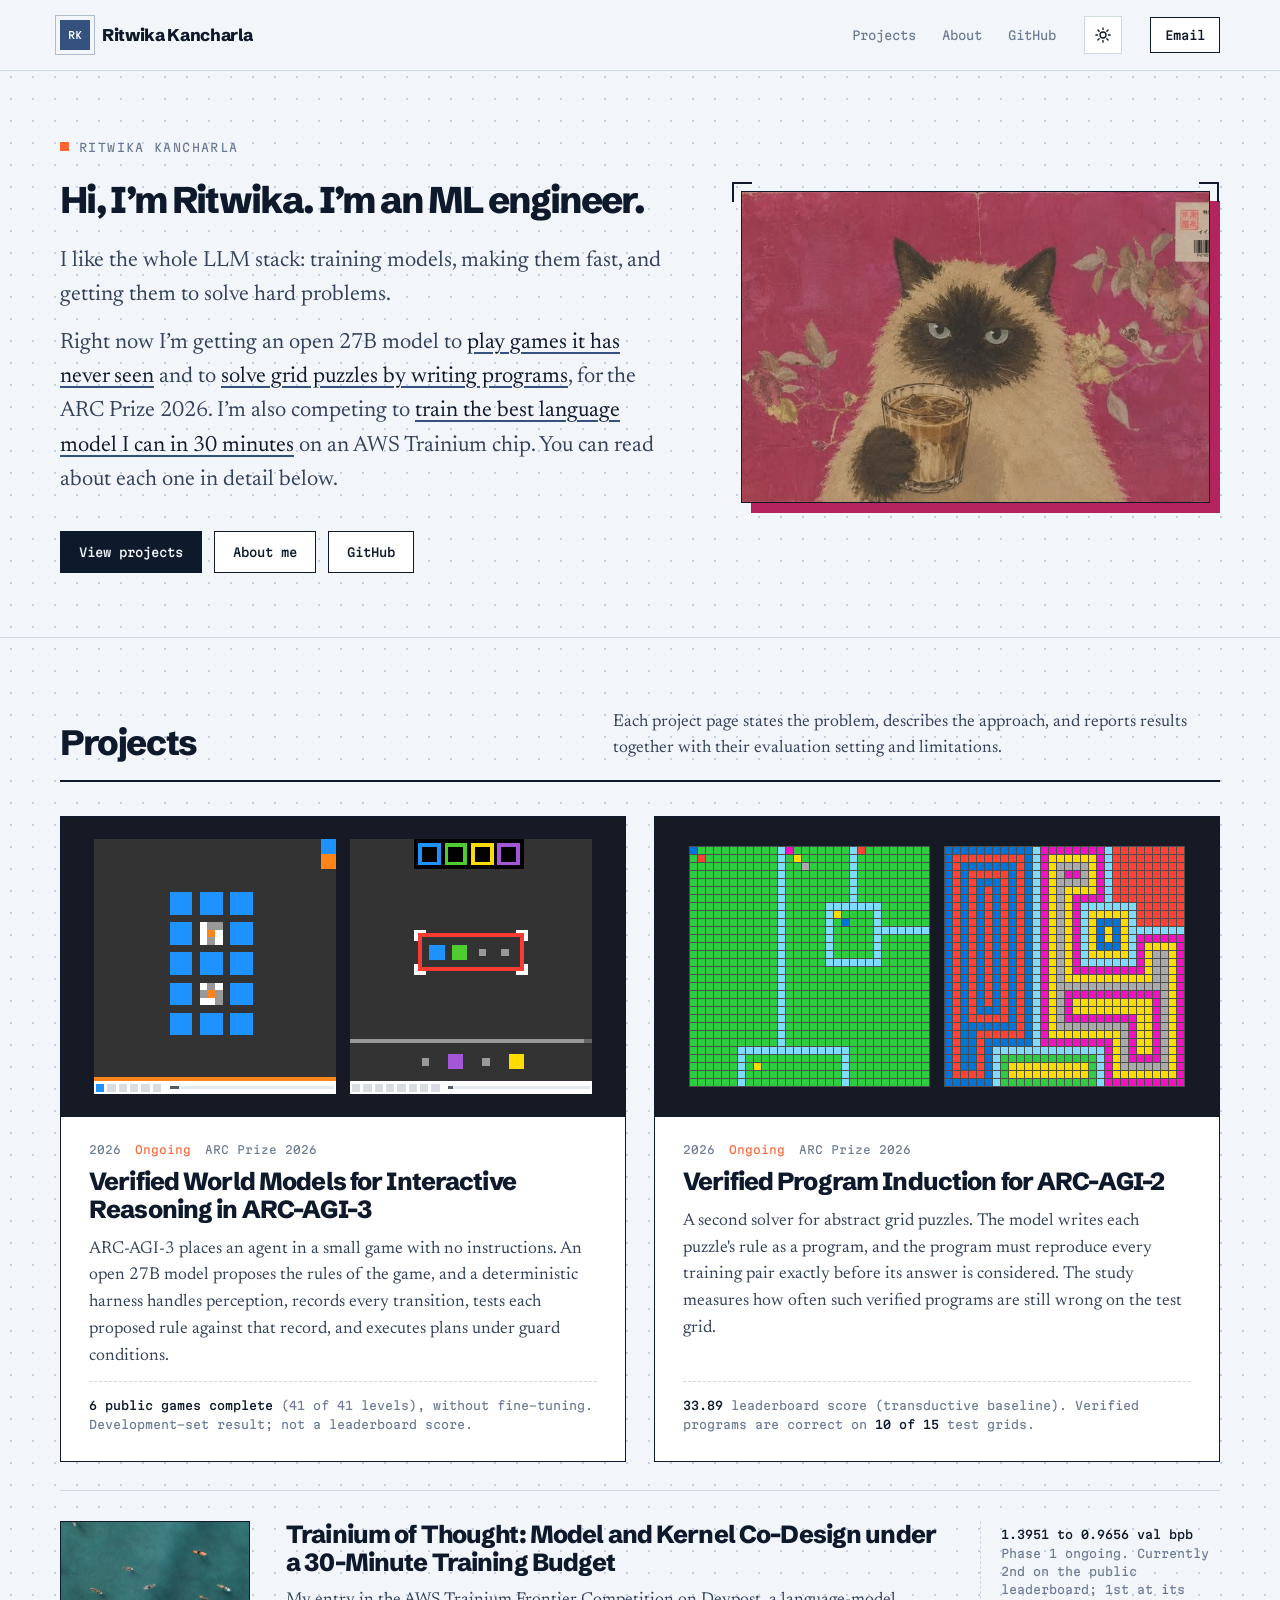
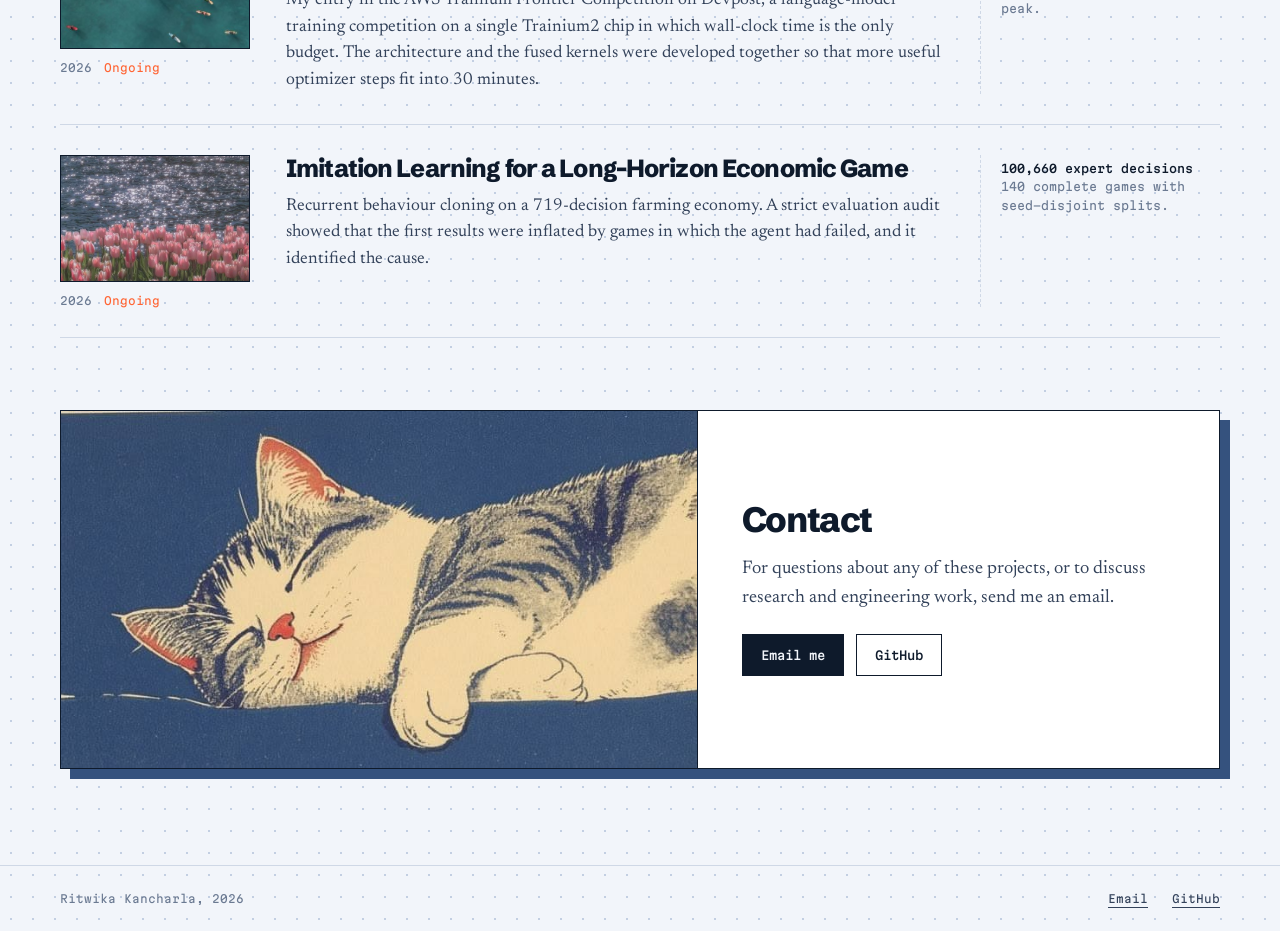
<file: index.html>
<!doctype html>
<html lang="en">
<head>
  <meta charset="utf-8">
  <meta name="viewport" content="width=device-width, initial-scale=1">
  <meta name="description" content="Ritwika Kancharla. Research and engineering in reasoning agents (ARC Prize 2026), and language-model training under fixed compute.">
  <meta name="theme-color" content="#f2f5fa">
  <title>Ritwika Kancharla | Portfolio</title>
  <script>try{var t=localStorage.getItem("theme")||(matchMedia("(prefers-color-scheme: dark)").matches?"dark":"light");document.documentElement.dataset.theme=t}catch(e){}</script>
  <link rel="icon" href="./favicon.svg">
  <link rel="preconnect" href="https://fonts.googleapis.com">
  <link rel="preconnect" href="https://fonts.gstatic.com" crossorigin>
  <link href="https://fonts.googleapis.com/css2?family=Martian+Mono:wght@400;500&family=Newsreader:ital,opsz,wght@0,6..72,400;0,6..72,500;0,6..72,600;1,6..72,400&family=Schibsted+Grotesk:wght@400;500;700;800;900&display=swap" rel="stylesheet">
  <link rel="stylesheet" href="./assets/site.css?v=eab29bbd">
</head>
<body id="top">
<header class="site"><div class="bar">
  <a class="brand" href="./index.html"><span class="mark">RK</span><span class="name">Ritwika Kancharla</span></a>
  <nav aria-label="Site">
    <a href="./index.html#projects">Projects</a>
    <a href="./about.html">About</a>
    <a href="https://github.com/ritwikareddykancharla">GitHub</a>
  </nav>
  <button class="theme" type="button" aria-label="Switch between light and dark theme"><svg class="sun" viewBox="0 0 24 24" aria-hidden="true"><circle cx="12" cy="12" r="4"/><path d="M12 2.5v2.2M12 19.3v2.2M2.5 12h2.2M19.3 12h2.2M5.3 5.3l1.6 1.6M17.1 17.1l1.6 1.6M18.7 5.3l-1.6 1.6M6.9 17.1l-1.6 1.6"/></svg><svg class="moon" viewBox="0 0 24 24" aria-hidden="true"><path d="M20 14.5A8 8 0 0 1 9.5 4a8 8 0 1 0 10.5 10.5z"/></svg></button>
  <a class="btn contact" href="mailto:ritwikareddykancharla@gmail.com">Email</a>
</div></header>

<main>
<section class="hero" style="--accent:#b3245f"><div class="hero-in">
  <div>
    <p class="kicker"><i></i>Ritwika Kancharla</p>
    <h1>Hi, I&rsquo;m Ritwika. I&rsquo;m an ML engineer.</h1>
    <p class="lede">I like the whole LLM stack: training models, making them fast, and getting them to solve hard problems.</p>
    <p class="lede">Right now I&rsquo;m getting an open 27B model to <a href="./projects/arc-agi-3.html">play games it has never seen</a> and to <a href="./projects/arc-agi-2.html">solve grid puzzles by writing programs</a>, for the ARC Prize 2026. I&rsquo;m also competing to <a href="./projects/trainium-of-thought.html">train the best language model I can in 30 minutes</a> on an AWS Trainium chip. You can read about each one in detail below.</p>
    <div class="actions"><a class="btn primary" href="#projects">View projects</a><a class="btn" href="./about.html">About me</a><a class="btn" href="https://github.com/ritwikareddykancharla">GitHub</a></div>
  </div>
  <figure class="hero-img"><img src="./assets/img/heroes/coffee-cat.jpg" width="736" height="414" alt="A painted Siamese cat holding a glass of iced coffee against a deep pink background with pressed flowers." style="object-position:50% 35%"></figure>
</div>
</section>

<section class="sec" id="projects"><div class="wrap">
  <div class="sec-head"><h2>Projects</h2><p>Each project page states the problem, describes the approach, and reports results together with their evaluation setting and limitations.</p></div>

  <div class="features">
    <a class="feature" href="./projects/arc-agi-3.html">
      <div class="media"><img src="./assets/img/arc3/ft09-play.gif" width="256" height="270" alt="The game ft09 being played by the model, level by level."><img src="./assets/img/arc3/sb26-play.gif" width="256" height="270" alt="The game sb26 being played by the model, level by level."></div>
      <div class="feature-body">
        <div class="pm"><em>2026</em><em class="live">Ongoing</em><em>ARC Prize 2026</em></div>
        <h3><span>Verified World Models for Interactive Reasoning in ARC-AGI-3</span></h3>
        <p>ARC-AGI-3 places an agent in a small game with no instructions. An open 27B model proposes the rules of the game, and a deterministic harness handles perception, records every transition, tests each proposed rule against that record, and executes plans under guard conditions.</p>
        <div class="result"><b>6 public games complete</b> (41 of 41 levels), without fine-tuning. Development-set result; not a leaderboard score.</div>
      </div>
    </a>
    <a class="feature" href="./projects/arc-agi-2.html">
      <div class="media"><img src="./assets/img/arc2/13e47133-test0-in.png" width="241" height="241" alt="An ARC-AGI-2 test input grid divided into regions."><img src="./assets/img/arc2/13e47133-test0-out.png" width="241" height="241" alt="The expected output grid, with each region filled by nested coloured rings."></div>
      <div class="feature-body">
        <div class="pm"><em>2026</em><em class="live">Ongoing</em><em>ARC Prize 2026</em></div>
        <h3><span>Verified Program Induction for ARC-AGI-2</span></h3>
        <p>A second solver for abstract grid puzzles. The model writes each puzzle's rule as a program, and the program must reproduce every training pair exactly before its answer is considered. The study measures how often such verified programs are still wrong on the test grid.</p>
        <div class="result"><b>33.89</b> leaderboard score (transductive baseline). Verified programs are correct on <b>10 of 15</b> test grids.</div>
      </div>
    </a>
  </div>

  <div class="rows">
    <article class="row">
      <div class="row-side"><a class="thumb" href="./projects/trainium-of-thought.html" tabindex="-1" aria-hidden="true"><img src="./assets/img/heroes/surfers-thumb.jpg" alt="" width="520" height="347"></a><div class="pm"><em>2026</em><em class="live">Ongoing</em></div></div>
      <div class="main"><h3><a href="./projects/trainium-of-thought.html">Trainium of Thought: Model and Kernel Co-Design under a 30-Minute Training Budget</a></h3><p>My entry in the AWS Trainium Frontier Competition on Devpost, a language-model training competition on a single Trainium2 chip in which wall-clock time is the only budget. The architecture and the fused kernels were developed together so that more useful optimizer steps fit into 30 minutes.</p></div>
      <div class="result"><b>1.3951 to 0.9656 val bpb</b><br>Phase 1 ongoing. Currently 2nd on the public leaderboard; 1st at its peak.</div>
    </article>
    <article class="row">
      <div class="row-side"><a class="thumb" href="./projects/kaggriculture.html" tabindex="-1" aria-hidden="true"><img src="./assets/img/heroes/tulips-thumb.jpg" alt="" width="520" height="347"></a><div class="pm"><em>2026</em><em class="live">Ongoing</em></div></div>
      <div class="main"><h3><a href="./projects/kaggriculture.html">Imitation Learning for a Long-Horizon Economic Game</a></h3><p>Recurrent behaviour cloning on a 719-decision farming economy. A strict evaluation audit showed that the first results were inflated by games in which the agent had failed, and it identified the cause.</p></div>
      <div class="result"><b>100,660 expert decisions</b><br>140 complete games with seed-disjoint splits.</div>
    </article>
  </div>
</div></section>

<section class="sec" id="contact"><div class="wrap">
  <div class="reach">
    <img src="./assets/img/heroes/sleeping-cat.jpg" width="735" height="412" alt="A woodblock-style print of a tabby cat asleep on a deep blue background." loading="lazy">
    <div><h2>Contact</h2>
      <p>For questions about any of these projects, or to discuss research and engineering work, send me an email.</p>
      <div class="actions"><a class="btn primary" href="mailto:ritwikareddykancharla@gmail.com">Email me</a><a class="btn" href="https://github.com/ritwikareddykancharla">GitHub</a></div></div>
  </div>
</div></section>
</main>

<footer class="site-foot"><div class="wrap">
  <span>Ritwika Kancharla, 2026</span>
  <span><a href="mailto:ritwikareddykancharla@gmail.com">Email</a> &nbsp; <a href="https://github.com/ritwikareddykancharla">GitHub</a></span>
</div></footer>
<a class="totop" href="#top" aria-label="Back to top"><svg viewBox="0 0 48 48" aria-hidden="true"><circle class="ring-bg" cx="24" cy="24" r="21"/><circle class="ring" cx="24" cy="24" r="21"/><path d="M24 31V18M18 23.5l6-6 6 6"/></svg></a>
<script src="./assets/site.js?v=49f078b5" defer></script>
</body>
</html>
</file>
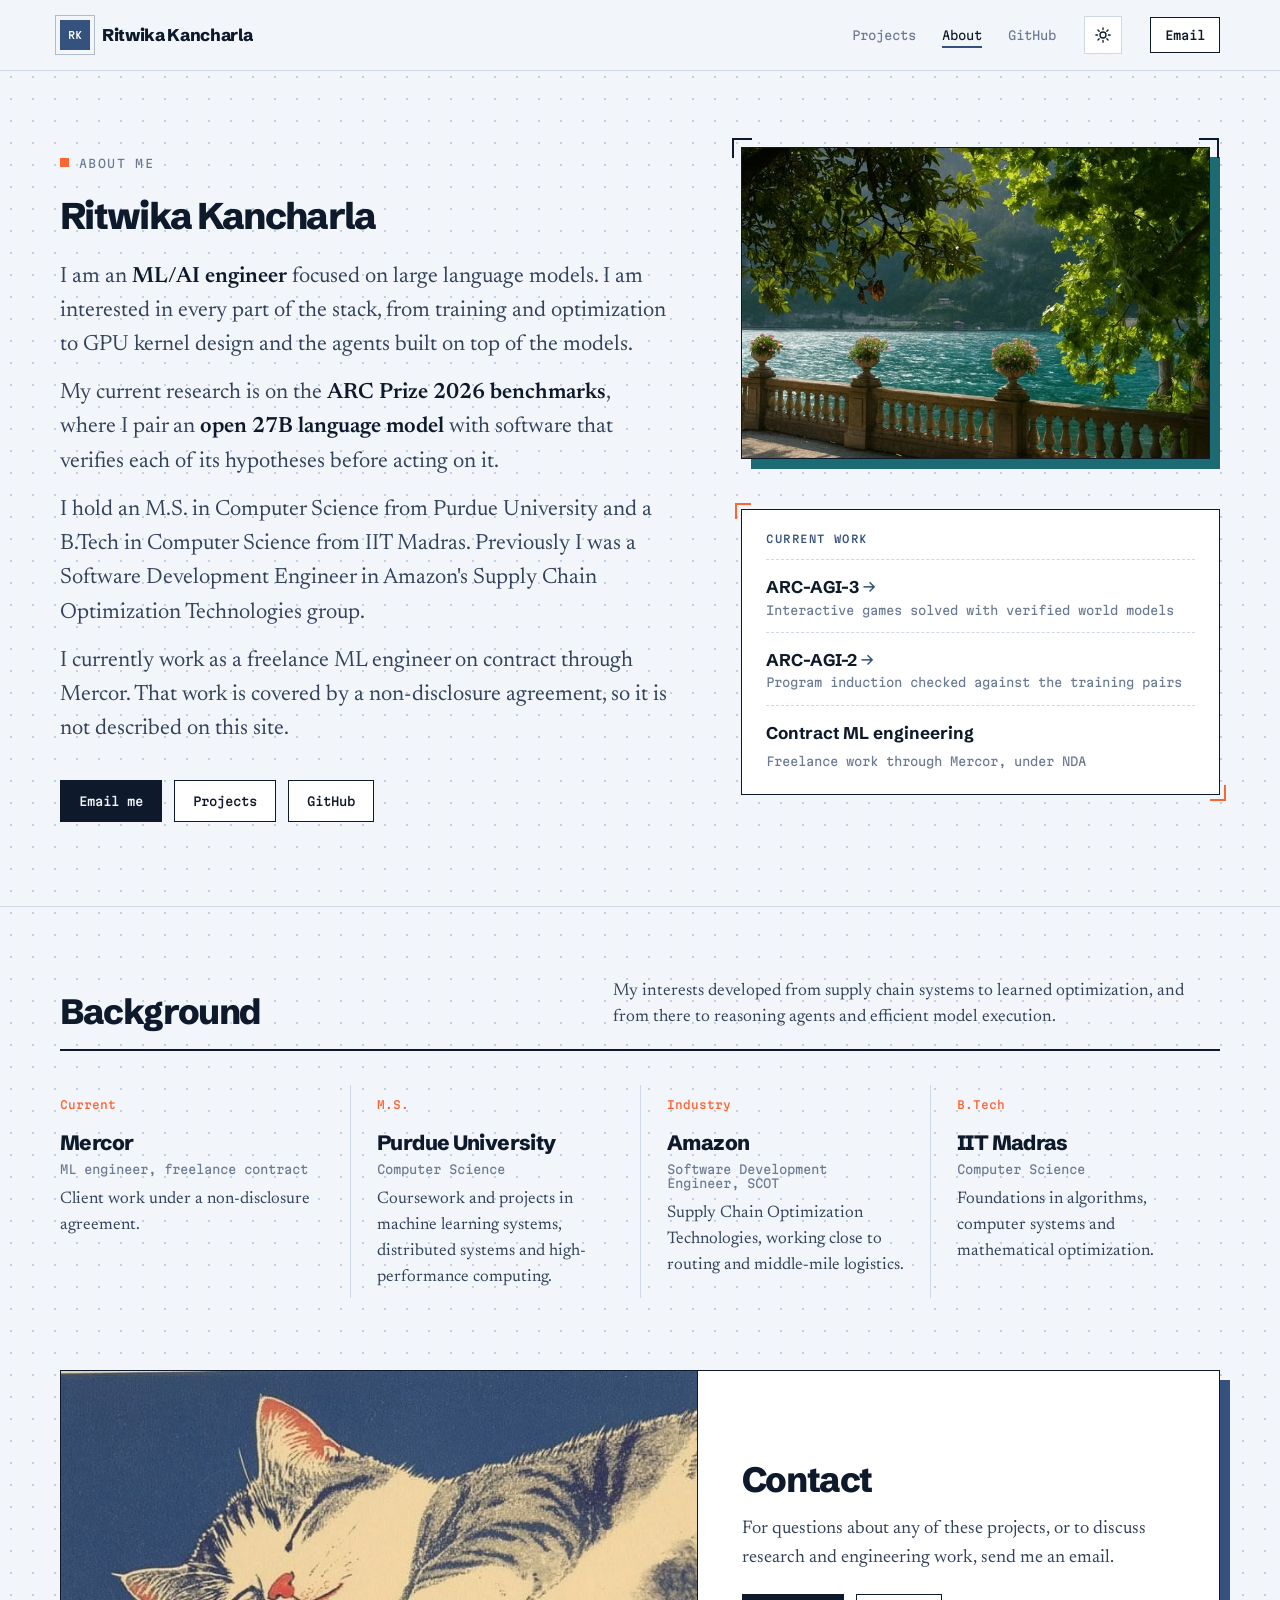
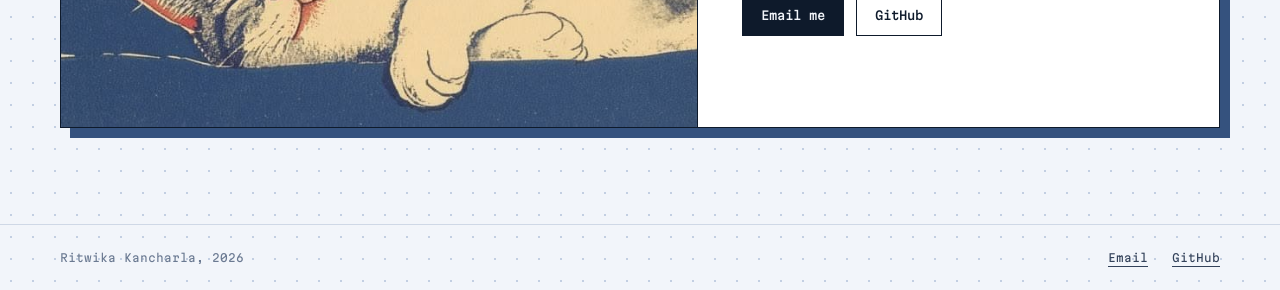
<file: about.html>
<!doctype html>
<html lang="en">
<head>
  <meta charset="utf-8">
  <meta name="viewport" content="width=device-width, initial-scale=1">
  <meta name="description" content="About Ritwika Kancharla: ML/AI engineer focused on large language models. Current work, education and experience, and contact.">
  <meta name="theme-color" content="#f2f5fa">
  <title>About | Ritwika Kancharla</title>
  <script>try{var t=localStorage.getItem("theme")||(matchMedia("(prefers-color-scheme: dark)").matches?"dark":"light");document.documentElement.dataset.theme=t}catch(e){}</script>
  <link rel="icon" href="./favicon.svg">
  <link rel="preconnect" href="https://fonts.googleapis.com">
  <link rel="preconnect" href="https://fonts.gstatic.com" crossorigin>
  <link href="https://fonts.googleapis.com/css2?family=Martian+Mono:wght@400;500&family=Newsreader:ital,opsz,wght@0,6..72,400;0,6..72,500;0,6..72,600;1,6..72,400&family=Schibsted+Grotesk:wght@400;500;700;800;900&display=swap" rel="stylesheet">
  <link rel="stylesheet" href="./assets/site.css?v=eab29bbd">
</head>
<body id="top">
<header class="site"><div class="bar">
  <a class="brand" href="./index.html"><span class="mark">RK</span><span class="name">Ritwika Kancharla</span></a>
  <nav aria-label="Site">
    <a href="./index.html#projects">Projects</a>
    <a href="./about.html" class="on">About</a>
    <a href="https://github.com/ritwikareddykancharla">GitHub</a>
  </nav>
  <button class="theme" type="button" aria-label="Switch between light and dark theme"><svg class="sun" viewBox="0 0 24 24" aria-hidden="true"><circle cx="12" cy="12" r="4"/><path d="M12 2.5v2.2M12 19.3v2.2M2.5 12h2.2M19.3 12h2.2M5.3 5.3l1.6 1.6M17.1 17.1l1.6 1.6M18.7 5.3l-1.6 1.6M6.9 17.1l-1.6 1.6"/></svg><svg class="moon" viewBox="0 0 24 24" aria-hidden="true"><path d="M20 14.5A8 8 0 0 1 9.5 4a8 8 0 1 0 10.5 10.5z"/></svg></button>
  <a class="btn contact" href="mailto:ritwikareddykancharla@gmail.com">Email</a>
</div></header>

<main>
<section class="hero about" style="--accent:#1d6b72"><div class="hero-in">
  <div>
    <p class="kicker"><i></i>About me</p>
    <h1>Ritwika Kancharla</h1>
    <p class="lede">I am an <strong>ML/AI engineer</strong> focused on large language models. I am interested in every part of the stack, from training and optimization to GPU kernel design and the agents built on top of the models.</p>
    <p class="lede">My current research is on the <strong>ARC Prize 2026 benchmarks</strong>, where I pair an <strong>open 27B language model</strong> with software that verifies each of its hypotheses before acting on it.</p>
    <p class="lede">I hold an M.S. in Computer Science from Purdue University and a B.Tech in Computer Science from IIT Madras. Previously I was a Software Development Engineer in Amazon's Supply Chain Optimization Technologies group.</p>
    <p class="lede">I currently work as a freelance ML engineer on contract through Mercor. That work is covered by a non-disclosure agreement, so it is not described on this site.</p>
    <div class="actions"><a class="btn primary" href="mailto:ritwikareddykancharla@gmail.com">Email me</a><a class="btn" href="./index.html#projects">Projects</a><a class="btn" href="https://github.com/ritwikareddykancharla">GitHub</a></div>
  </div>
  <div class="about-side">
    <figure class="hero-img"><img src="./assets/img/heroes/terrace.jpg" width="735" height="490" alt="A stone terrace with flower urns under green branches, looking out over a bright turquoise lake." style="object-position:50% 70%"></figure>
    <aside class="now" aria-label="Current work">
      <p class="now-k">Current work</p>
      <ul>
        <li><a href="./projects/arc-agi-3.html"><b>ARC-AGI-3</b><span>Interactive games solved with verified world models</span></a></li>
        <li><a href="./projects/arc-agi-2.html"><b>ARC-AGI-2</b><span>Program induction checked against the training pairs</span></a></li>
        <li><b>Contract ML engineering</b><span>Freelance work through Mercor, under NDA</span></li>
      </ul>
    </aside>
  </div>
</div></section>

<section class="sec" id="background"><div class="wrap">
  <div class="sec-head"><h2>Background</h2><p>My interests developed from supply chain systems to learned optimization, and from there to reasoning agents and efficient model execution.</p></div>
  <div class="cv">
    <article><span class="when">Current</span><h3>Mercor</h3><p class="role">ML engineer, freelance contract</p><p>Client work under a non-disclosure agreement.</p></article>
    <article><span class="when">M.S.</span><h3>Purdue University</h3><p class="role">Computer Science</p><p>Coursework and projects in machine learning systems, distributed systems and high-performance computing.</p></article>
    <article><span class="when">Industry</span><h3>Amazon</h3><p class="role">Software Development Engineer, SCOT</p><p>Supply Chain Optimization Technologies, working close to routing and middle-mile logistics.</p></article>
    <article><span class="when">B.Tech</span><h3>IIT Madras</h3><p class="role">Computer Science</p><p>Foundations in algorithms, computer systems and mathematical optimization.</p></article>
  </div>
</div></section>

<section class="sec" id="contact"><div class="wrap">
  <div class="reach">
    <img src="./assets/img/heroes/sleeping-cat.jpg" width="735" height="412" alt="A woodblock-style print of a tabby cat asleep on a deep blue background." loading="lazy">
    <div><h2>Contact</h2>
      <p>For questions about any of these projects, or to discuss research and engineering work, send me an email.</p>
      <div class="actions"><a class="btn primary" href="mailto:ritwikareddykancharla@gmail.com">Email me</a><a class="btn" href="https://github.com/ritwikareddykancharla">GitHub</a></div></div>
  </div>
</div></section>
</main>

<footer class="site-foot"><div class="wrap">
  <span>Ritwika Kancharla, 2026</span>
  <span><a href="mailto:ritwikareddykancharla@gmail.com">Email</a> &nbsp; <a href="https://github.com/ritwikareddykancharla">GitHub</a></span>
</div></footer>
<a class="totop" href="#top" aria-label="Back to top"><svg viewBox="0 0 48 48" aria-hidden="true"><circle class="ring-bg" cx="24" cy="24" r="21"/><circle class="ring" cx="24" cy="24" r="21"/><path d="M24 31V18M18 23.5l6-6 6 6"/></svg></a>
<script src="./assets/site.js?v=49f078b5" defer></script>
</body>
</html>
</file>
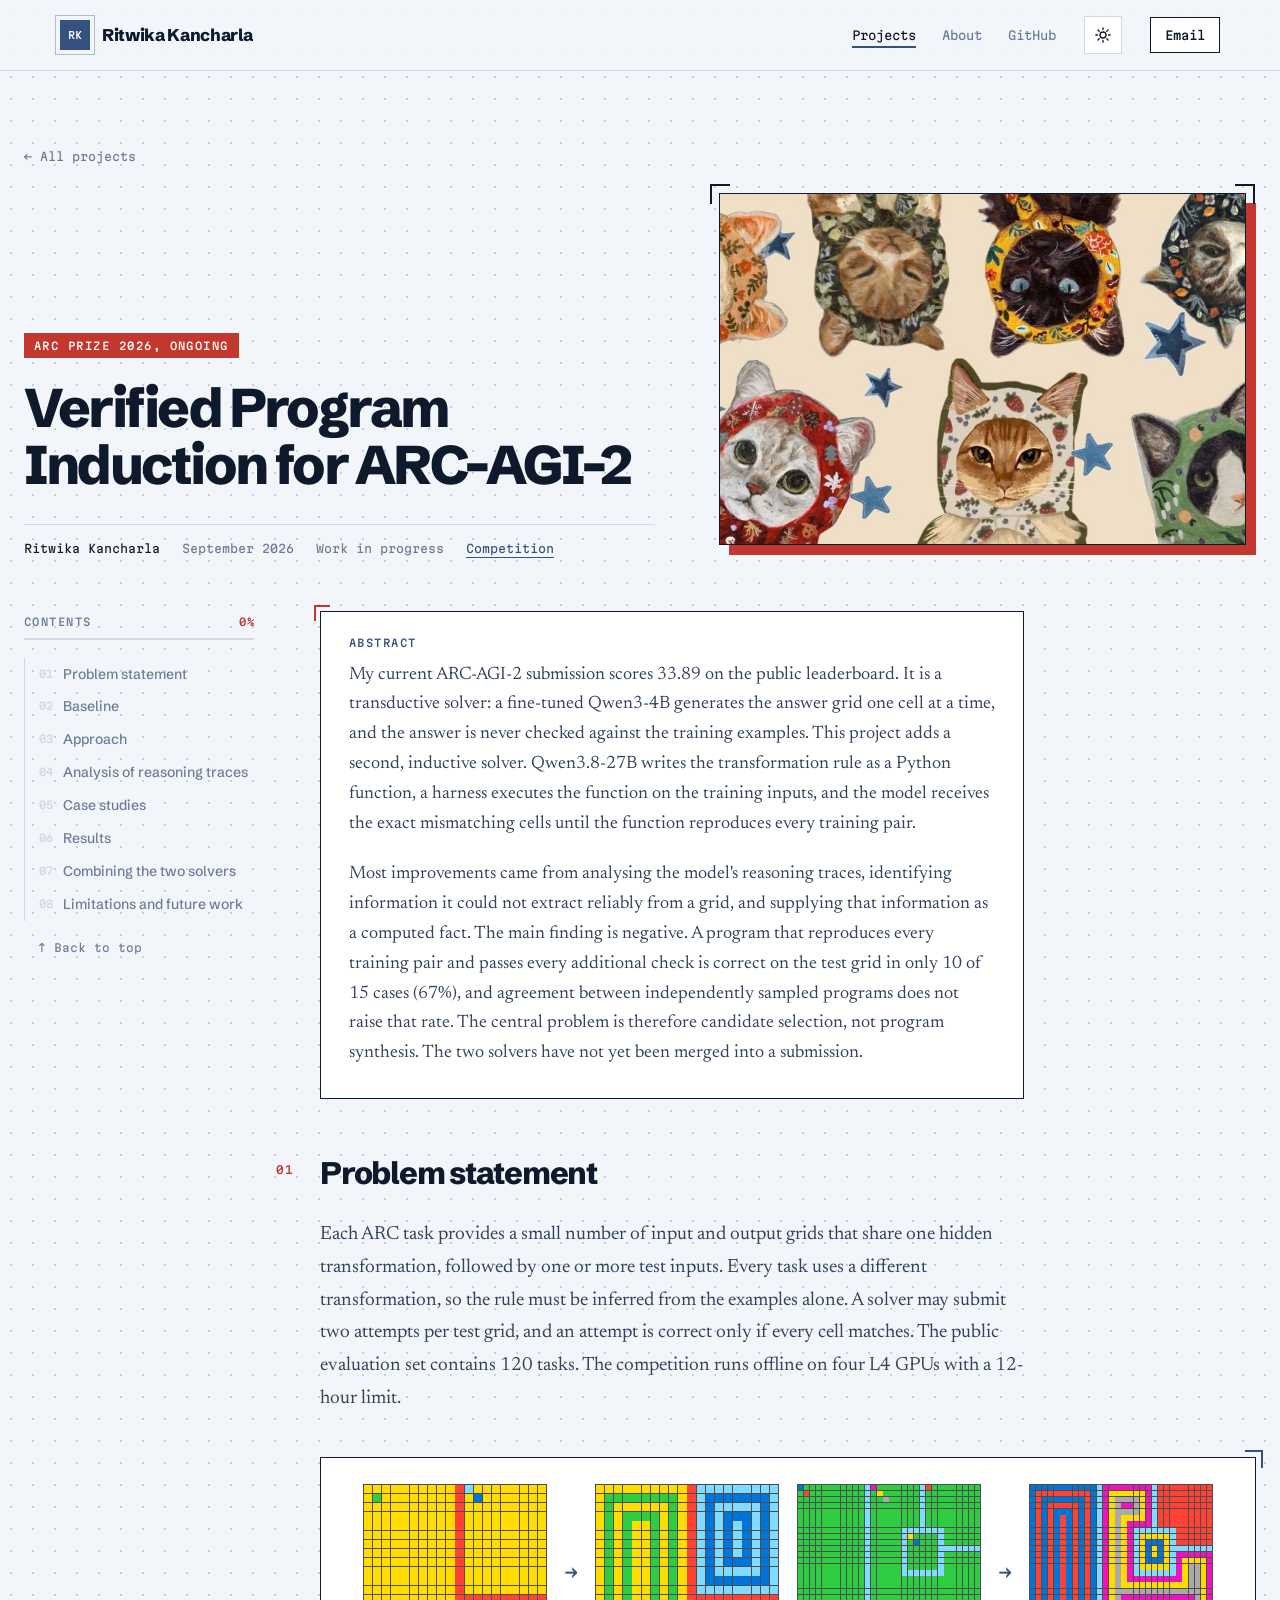
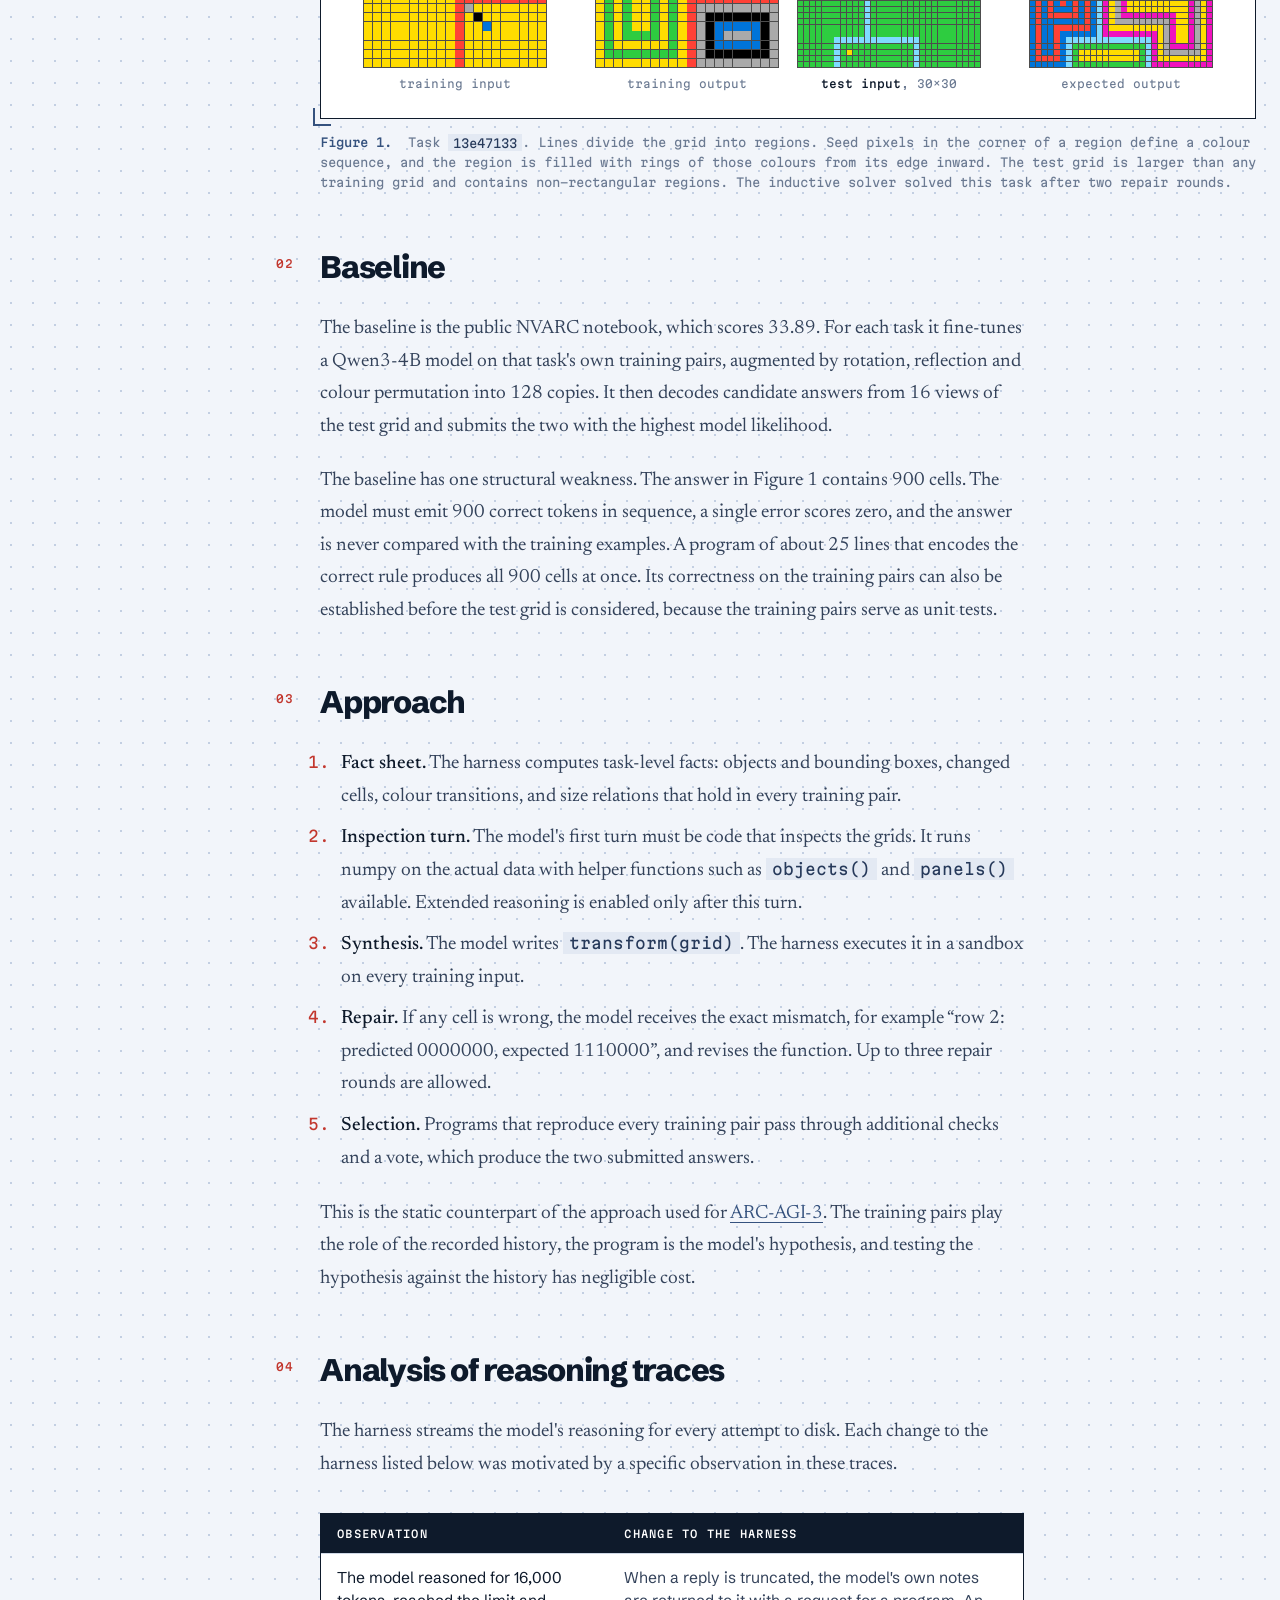
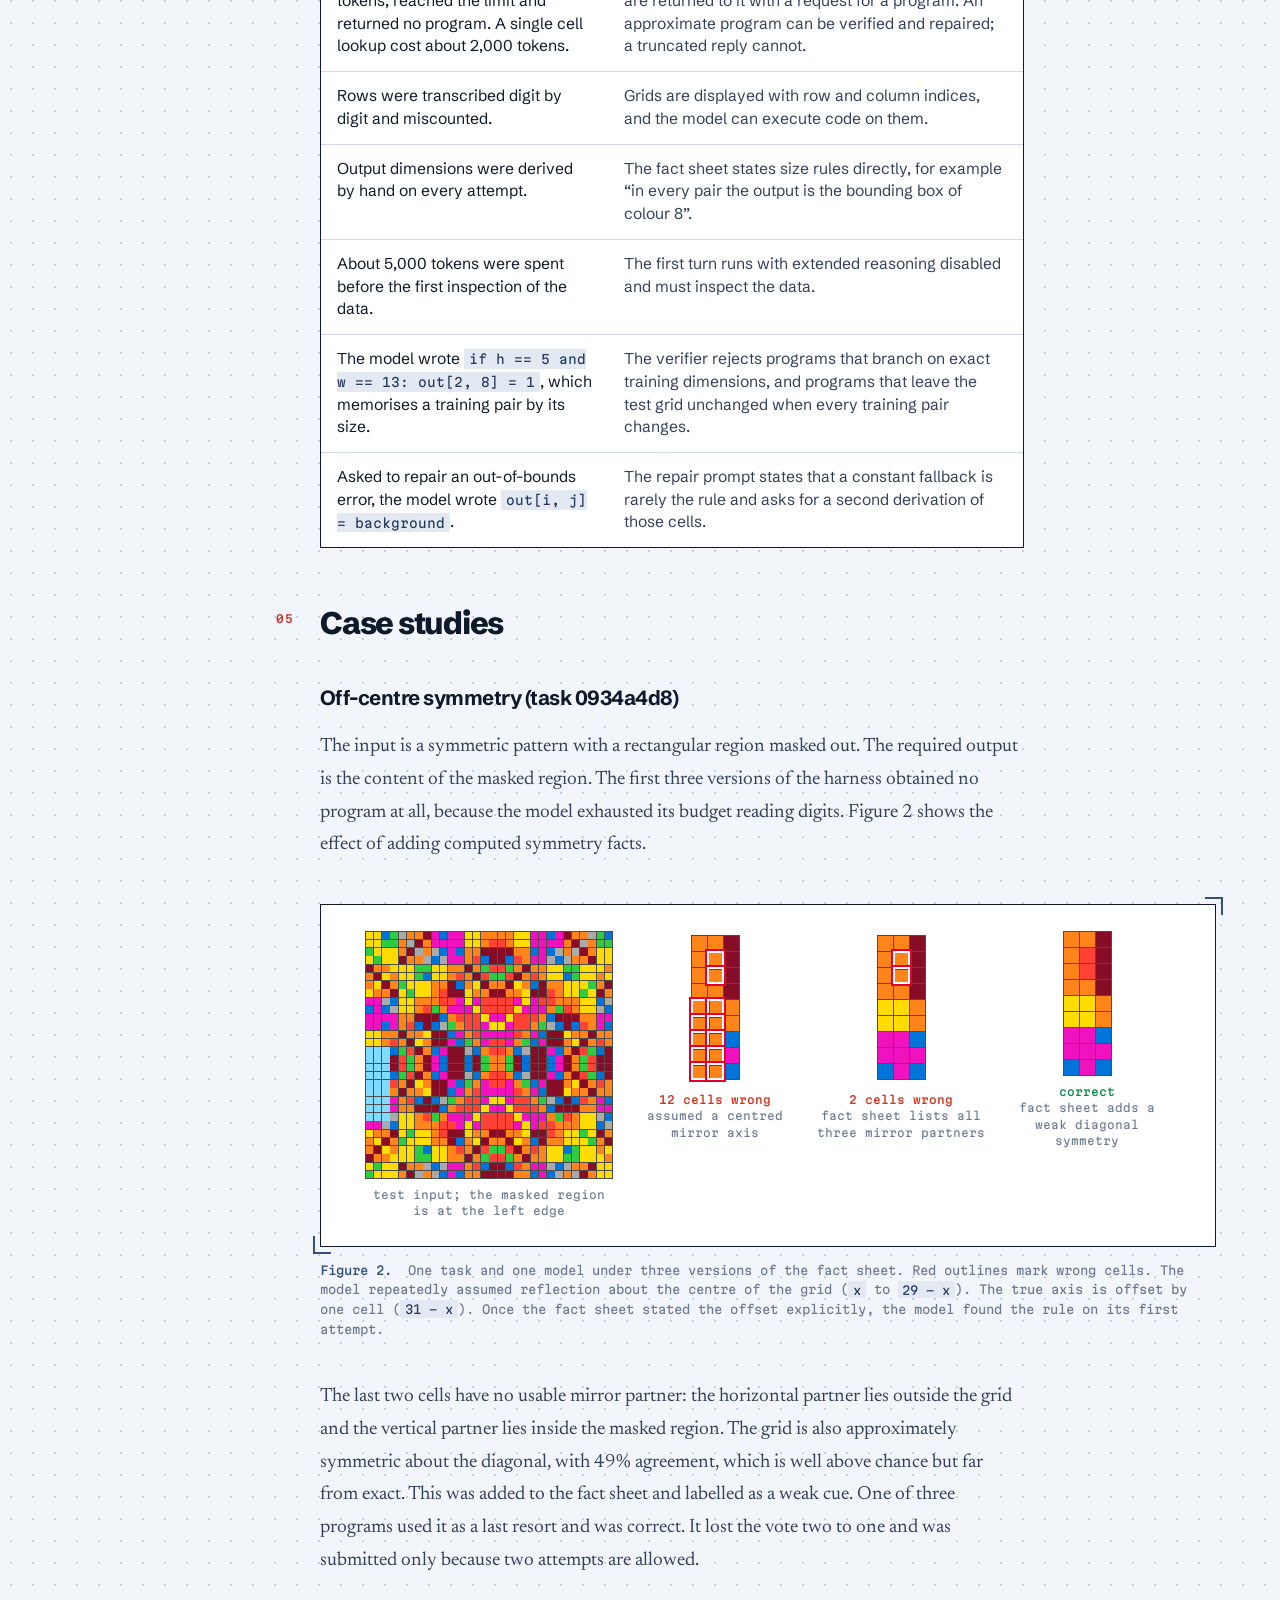
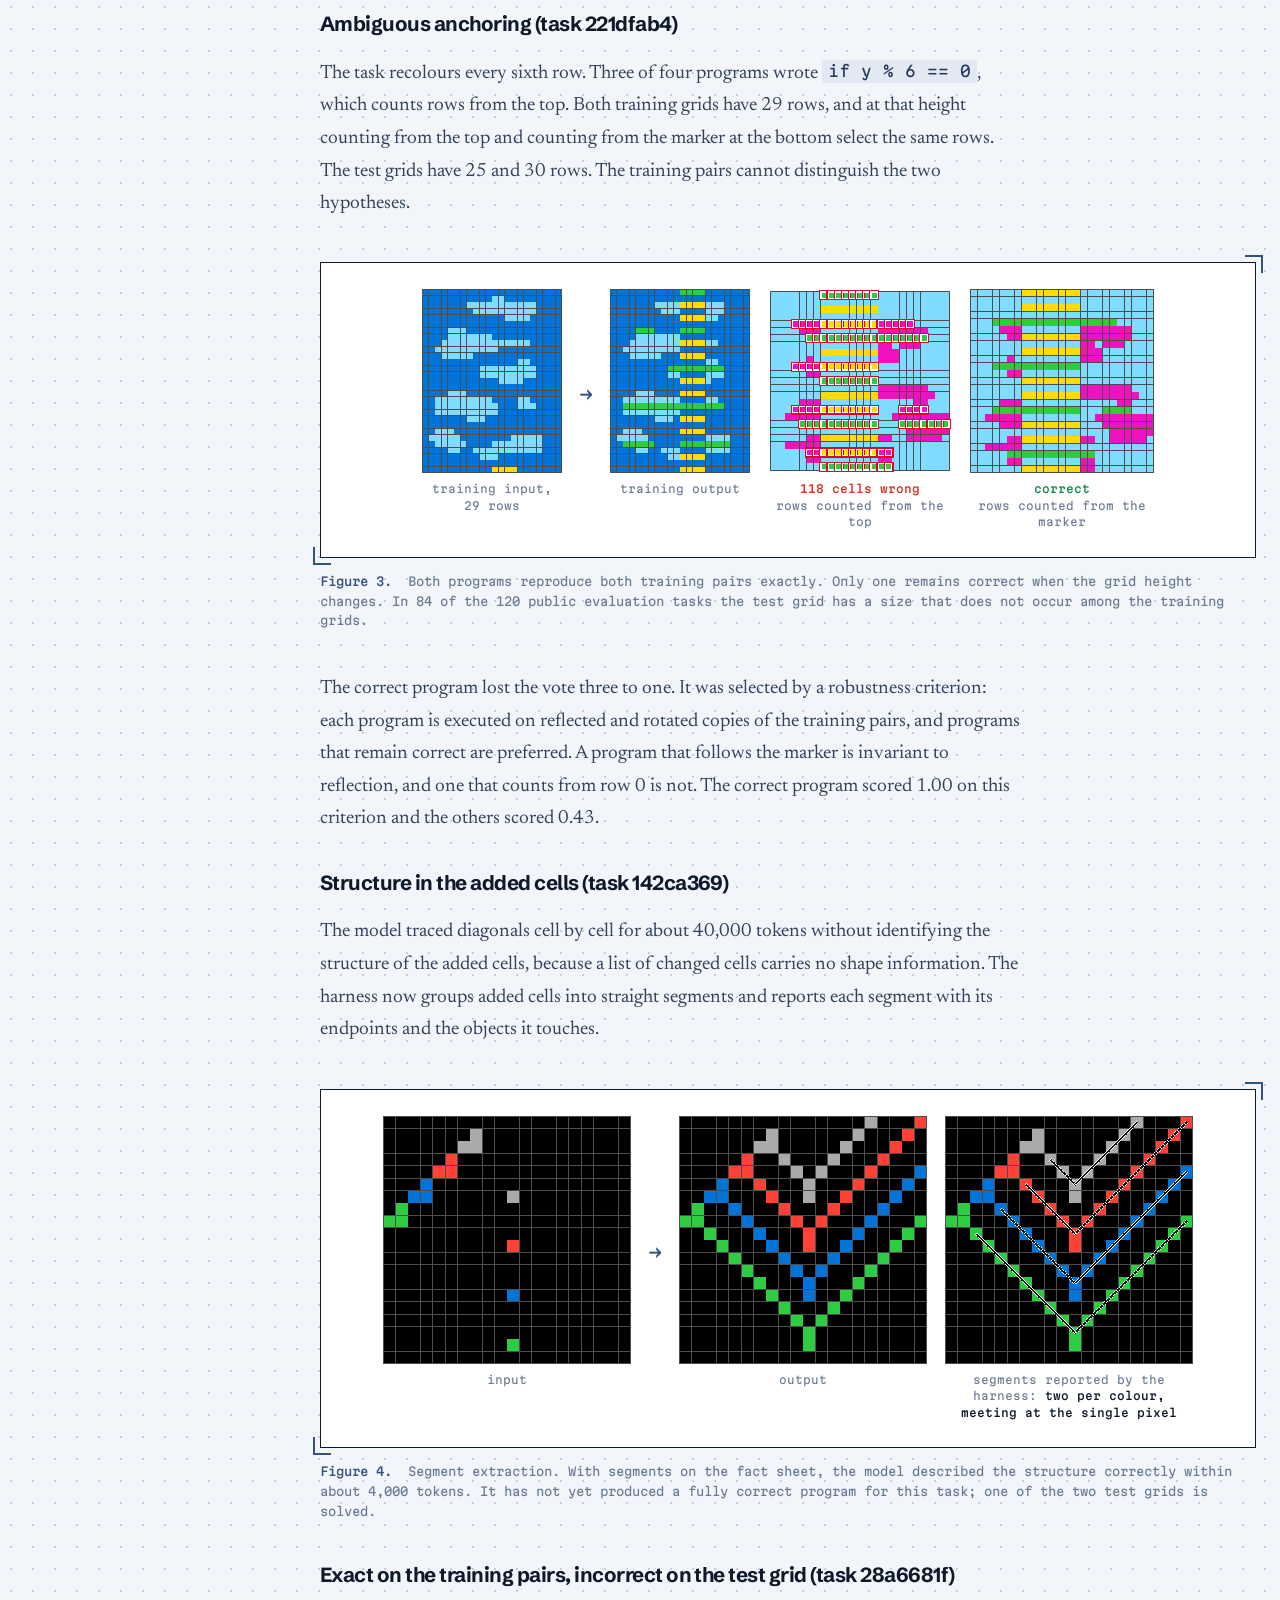
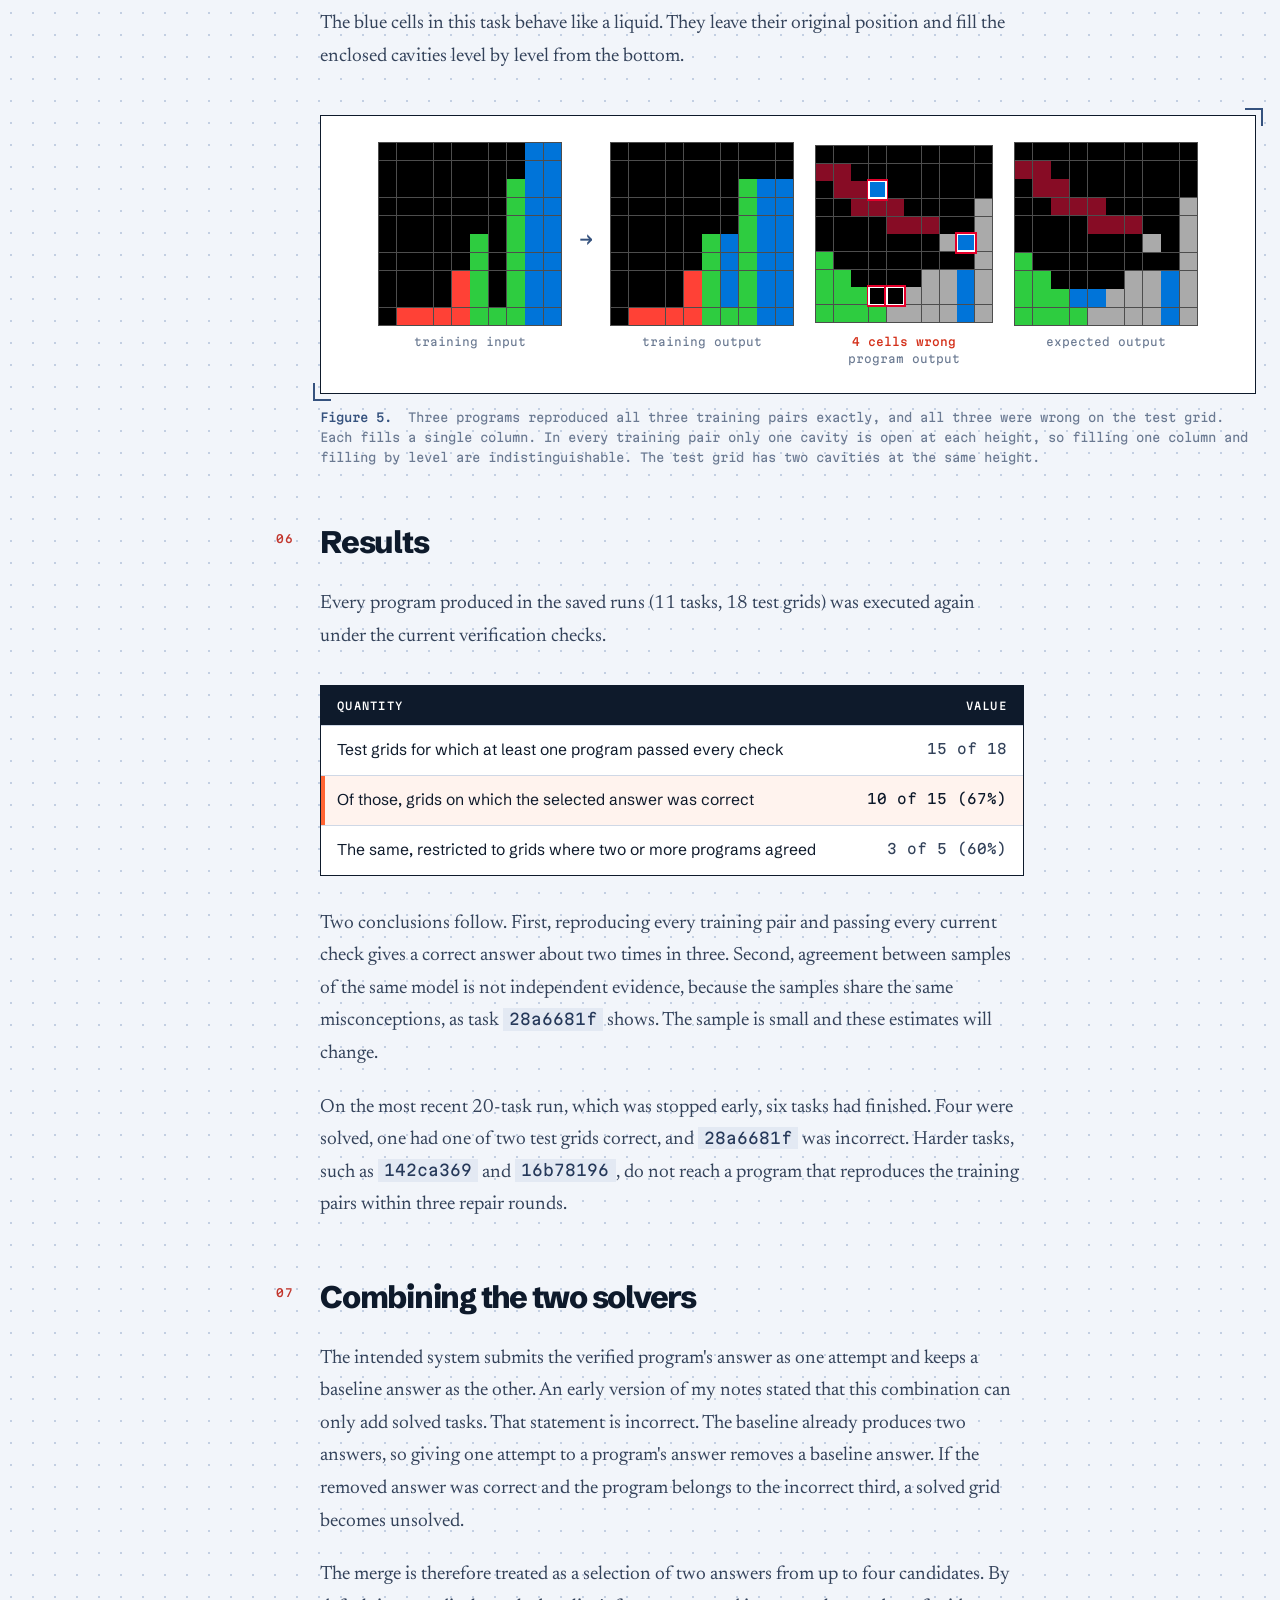
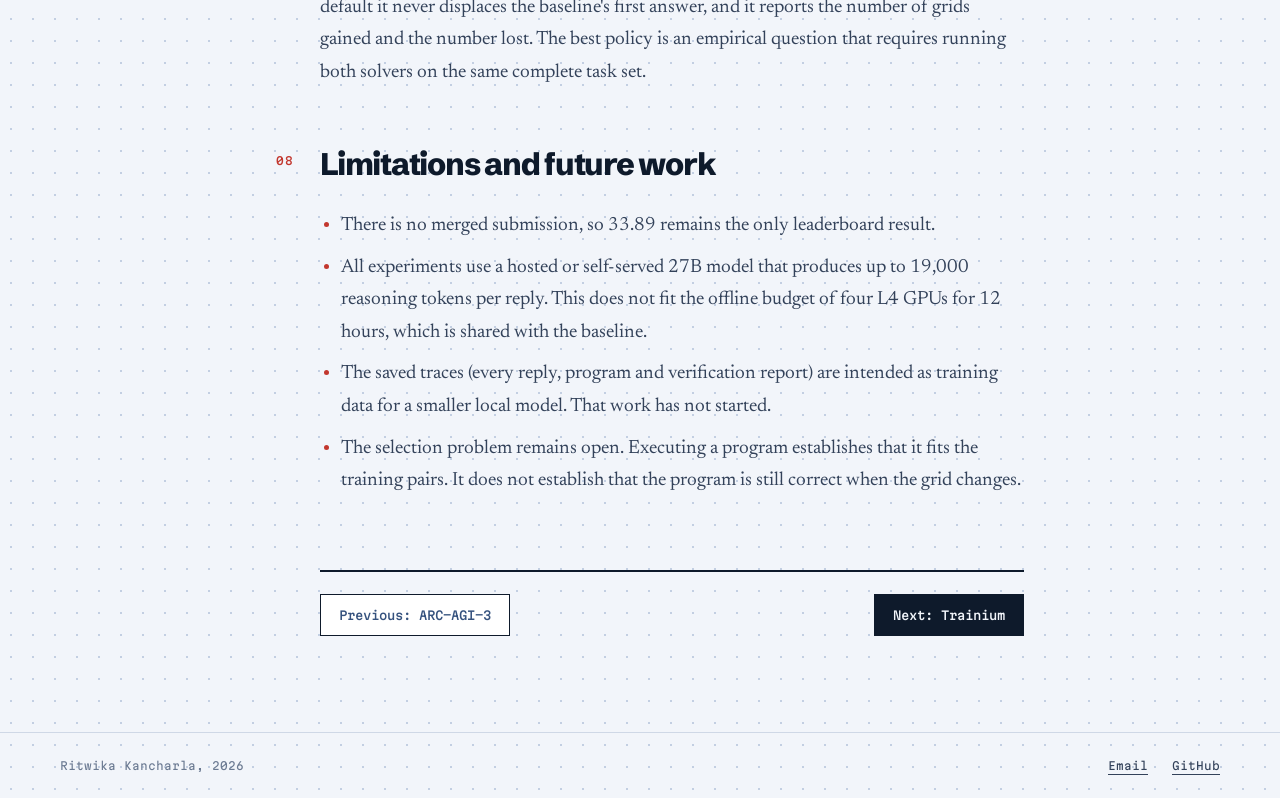
<file: projects/arc-agi-2.html>
<!doctype html>
<html lang="en">
<head>
  <meta charset="utf-8">
  <meta name="viewport" content="width=device-width, initial-scale=1">
  <meta name="description" content="A second ARC-AGI-2 solver in which a 27B model writes each puzzle's rule as a program that must reproduce the training pairs exactly. Verified programs are correct on the test grid in 10 of 15 cases.">
  <meta name="theme-color" content="#f2f5fa">
  <title>Verified Program Induction for ARC-AGI-2 | Ritwika Kancharla</title>
  <script>try{var t=localStorage.getItem("theme")||(matchMedia("(prefers-color-scheme: dark)").matches?"dark":"light");document.documentElement.dataset.theme=t}catch(e){}</script>
  <link rel="icon" href="../favicon.svg">
  <link rel="preconnect" href="https://fonts.googleapis.com">
  <link rel="preconnect" href="https://fonts.gstatic.com" crossorigin>
  <link href="https://fonts.googleapis.com/css2?family=Martian+Mono:wght@400;500&family=Newsreader:ital,opsz,wght@0,6..72,400;0,6..72,500;0,6..72,600;1,6..72,400&family=Schibsted+Grotesk:wght@400;500;700;800;900&display=swap" rel="stylesheet">
  <link rel="stylesheet" href="../assets/site.css?v=eab29bbd">
</head>
<body id="top">
<header class="site"><div class="bar">
  <a class="brand" href="../index.html"><span class="mark">RK</span><span class="name">Ritwika Kancharla</span></a>
  <nav aria-label="Site">
    <a href="../index.html#projects" class="on">Projects</a>
    <a href="../about.html">About</a>
    <a href="https://github.com/ritwikareddykancharla">GitHub</a>
  </nav>
  <button class="theme" type="button" aria-label="Switch between light and dark theme"><svg class="sun" viewBox="0 0 24 24" aria-hidden="true"><circle cx="12" cy="12" r="4"/><path d="M12 2.5v2.2M12 19.3v2.2M2.5 12h2.2M19.3 12h2.2M5.3 5.3l1.6 1.6M17.1 17.1l1.6 1.6M18.7 5.3l-1.6 1.6M6.9 17.1l-1.6 1.6"/></svg><svg class="moon" viewBox="0 0 24 24" aria-hidden="true"><path d="M20 14.5A8 8 0 0 1 9.5 4a8 8 0 1 0 10.5 10.5z"/></svg></button>
  <a class="btn contact" href="mailto:ritwikareddykancharla@gmail.com">Email</a>
</div></header>

<main><article class="demo" style="--accent:#c2372e"><div class="wrap">
  <a class="crumb" href="../index.html#projects">&larr; All projects</a>
  <header class="post-head">
    <div class="head-text">
      <p class="eyebrow">ARC Prize 2026, ongoing</p>
      <h1 class="post-title">Verified Program Induction for ARC-AGI-2</h1>
      <p class="meta"><span>Ritwika Kancharla</span><span>September 2026</span><span>Work in progress</span><span><a href="https://www.kaggle.com/competitions/arc-prize-2026-arc-agi-2">Competition</a></span></p>
    </div>
    <figure class="hero-img"><img src="../assets/img/heroes/hooded-cats.jpg" alt="Painted cats wearing hoods in different floral patterns, scattered with blue stars on a cream background." style="object-position:50% 50%"></figure>
    <div class="toc"><a class="chip" href="#problem">1. Problem statement</a><a class="chip" href="#baseline">2. Baseline</a><a class="chip" href="#approach">3. Approach</a><a class="chip" href="#traces">4. Analysis of reasoning traces</a><a class="chip" href="#cases">5. Case studies</a><a class="chip" href="#results">6. Results</a><a class="chip" href="#merge">7. Combining the two solvers</a><a class="chip" href="#limitations">8. Limitations and future work</a></div>
  </header>
  <div class="post-grid">
    <aside class="side" aria-label="Contents"><div class="side-in">
      <p class="side-k"><span>Contents</span><span class="side-pct" aria-hidden="true">0%</span></p>
      <div class="side-bar" aria-hidden="true"><i></i></div>
      <ol class="side-list"><i class="side-ind" aria-hidden="true"></i><li><a href="#problem"><span class="sn">01</span><span>Problem statement</span></a></li><li><a href="#baseline"><span class="sn">02</span><span>Baseline</span></a></li><li><a href="#approach"><span class="sn">03</span><span>Approach</span></a></li><li><a href="#traces"><span class="sn">04</span><span>Analysis of reasoning traces</span></a></li><li><a href="#cases"><span class="sn">05</span><span>Case studies</span></a><div class="sub"><ol><li><a href="#cases-1">Off-centre symmetry (task 0934a4d8)</a></li><li><a href="#cases-2">Ambiguous anchoring (task 221dfab4)</a></li><li><a href="#cases-3">Structure in the added cells (task 142ca369)</a></li><li><a href="#cases-4">Exact on the training pairs, incorrect on the test grid (task 28a6681f)</a></li></ol></div></li><li><a href="#results"><span class="sn">06</span><span>Results</span></a></li><li><a href="#merge"><span class="sn">07</span><span>Combining the two solvers</span></a></li><li><a href="#limitations"><span class="sn">08</span><span>Limitations and future work</span></a></li></ol>
      <a class="side-top" href="#top">Back to top</a>
    </div></aside>
    <div class="post-body">
      <div class="tldr"><p class="tk">Abstract</p><p>My current ARC-AGI-2 submission scores 33.89 on the public leaderboard. It is a transductive solver: a fine-tuned Qwen3-4B generates the answer grid one cell at a time, and the answer is never checked against the training examples. This project adds a second, inductive solver. Qwen3.8-27B writes the transformation rule as a Python function, a harness executes the function on the training inputs, and the model receives the exact mismatching cells until the function reproduces every training pair.</p>
<p>Most improvements came from analysing the model's reasoning traces, identifying information it could not extract reliably from a grid, and supplying that information as a computed fact. The main finding is negative. A program that reproduces every training pair and passes every additional check is correct on the test grid in only 10 of 15 cases (67%), and agreement between independently sampled programs does not raise that rate. The central problem is therefore candidate selection, not program synthesis. The two solvers have not yet been merged into a submission.</p></div>

    <h2 id="problem"><span class="num">01</span>Problem statement</h2>
    <p>Each ARC task provides a small number of input and output grids that share one hidden transformation, followed by one or more test inputs. Every task uses a different transformation, so the rule must be inferred from the examples alone. A solver may submit two attempts per test grid, and an attempt is correct only if every cell matches. The public evaluation set contains 120 tasks. The competition runs offline on four L4 GPUs with a 12-hour limit.</p>

    <figure class="fig wide"><div class="plate"><div class="grids n4">
      <div class="g"><img src="../assets/img/arc2/13e47133-train1-in.png" width="261" height="261" alt="A mostly yellow 20 by 20 grid divided into regions by red lines, with a few single coloured pixels in the corner of each region."><span>training input</span></div><div class="to" aria-hidden="true">&rarr;</div>
      <div class="g"><img src="../assets/img/arc2/13e47133-train1-out.png" width="261" height="261" alt="The same grid with every region filled by nested rectangular rings in the colours of its corner pixels."><span>training output</span></div>
      <div class="g"><img src="../assets/img/arc2/13e47133-test0-in.png" width="241" height="241" alt="A larger 30 by 30 green grid with pale blue dividing lines and corner pixels. Some regions are not rectangles."><span><b>test input</b>, 30&times;30</span></div><div class="to" aria-hidden="true">&rarr;</div>
      <div class="g"><img src="../assets/img/arc2/13e47133-test0-out.png" width="241" height="241" alt="The expected answer. Each region of the test grid is filled with nested rings that follow its edge, including the L-shaped regions."><span>expected output</span></div>
    </div></div>
    <figcaption><b>Figure 1.</b> Task <code>13e47133</code>. Lines divide the grid into regions. Seed pixels in the corner of a region define a colour sequence, and the region is filled with rings of those colours from its edge inward. The test grid is larger than any training grid and contains non-rectangular regions. The inductive solver solved this task after two repair rounds.</figcaption></figure>

    <h2 id="baseline"><span class="num">02</span>Baseline</h2>
    <p>The baseline is the public NVARC notebook, which scores 33.89. For each task it fine-tunes a Qwen3-4B model on that task's own training pairs, augmented by rotation, reflection and colour permutation into 128 copies. It then decodes candidate answers from 16 views of the test grid and submits the two with the highest model likelihood.</p>
    <p>The baseline has one structural weakness. The answer in Figure 1 contains 900 cells. The model must emit 900 correct tokens in sequence, a single error scores zero, and the answer is never compared with the training examples. A program of about 25 lines that encodes the correct rule produces all 900 cells at once. Its correctness on the training pairs can also be established before the test grid is considered, because the training pairs serve as unit tests.</p>

    <h2 id="approach"><span class="num">03</span>Approach</h2>
    <ol>
      <li><strong>Fact sheet.</strong> The harness computes task-level facts: objects and bounding boxes, changed cells, colour transitions, and size relations that hold in every training pair.</li>
      <li><strong>Inspection turn.</strong> The model's first turn must be code that inspects the grids. It runs numpy on the actual data with helper functions such as <code>objects()</code> and <code>panels()</code> available. Extended reasoning is enabled only after this turn.</li>
      <li><strong>Synthesis.</strong> The model writes <code>transform(grid)</code>. The harness executes it in a sandbox on every training input.</li>
      <li><strong>Repair.</strong> If any cell is wrong, the model receives the exact mismatch, for example &ldquo;row 2: predicted 0000000, expected 1110000&rdquo;, and revises the function. Up to three repair rounds are allowed.</li>
      <li><strong>Selection.</strong> Programs that reproduce every training pair pass through additional checks and a vote, which produce the two submitted answers.</li>
    </ol>
    <p>This is the static counterpart of the approach used for <a href="arc-agi-3.html">ARC-AGI-3</a>. The training pairs play the role of the recorded history, the program is the model's hypothesis, and testing the hypothesis against the history has negligible cost.</p>

    <h2 id="traces"><span class="num">04</span>Analysis of reasoning traces</h2>
    <p>The harness streams the model's reasoning for every attempt to disk. Each change to the harness listed below was motivated by a specific observation in these traces.</p>
    <div class="tablewrap"><table>
      <thead><tr><th>Observation</th><th>Change to the harness</th></tr></thead>
      <tbody>
        <tr><td>The model reasoned for 16,000 tokens, reached the limit and returned no program. A single cell lookup cost about 2,000 tokens.</td><td>When a reply is truncated, the model's own notes are returned to it with a request for a program. An approximate program can be verified and repaired; a truncated reply cannot.</td></tr>
        <tr><td>Rows were transcribed digit by digit and miscounted.</td><td>Grids are displayed with row and column indices, and the model can execute code on them.</td></tr>
        <tr><td>Output dimensions were derived by hand on every attempt.</td><td>The fact sheet states size rules directly, for example &ldquo;in every pair the output is the bounding box of colour 8&rdquo;.</td></tr>
        <tr><td>About 5,000 tokens were spent before the first inspection of the data.</td><td>The first turn runs with extended reasoning disabled and must inspect the data.</td></tr>
        <tr><td>The model wrote <code>if h == 5 and w == 13: out[2, 8] = 1</code>, which memorises a training pair by its size.</td><td>The verifier rejects programs that branch on exact training dimensions, and programs that leave the test grid unchanged when every training pair changes.</td></tr>
        <tr><td>Asked to repair an out-of-bounds error, the model wrote <code>out[i, j] = background</code>.</td><td>The repair prompt states that a constant fallback is rarely the rule and asks for a second derivation of those cells.</td></tr>
      </tbody>
    </table></div>

    <h2 id="cases"><span class="num">05</span>Case studies</h2>
    <h3 id="cases-1">Off-centre symmetry (task 0934a4d8)</h3>
    <p>The input is a symmetric pattern with a rectangular region masked out. The required output is the content of the masked region. The first three versions of the harness obtained no program at all, because the model exhausted its budget reading digits. Figure 2 shows the effect of adding computed symmetry facts.</p>
    <figure class="fig"><div class="plate"><div class="grids n3">
      <div class="g"><img src="../assets/img/arc2/0934a4d8-test0-in.png" width="331" height="331" alt="A dense, colourful 30 by 30 symmetric pattern with a sky blue rectangle covering nine rows and three columns at the left edge."><span>test input; the masked region is at the left edge</span></div>
      <div class="g small"><img src="../assets/img/arc2/0934a4d8-v7.png" width="57" height="153" alt="A 9 by 3 answer grid in which twelve cells are outlined in red as wrong."><span><b class="bad">12 cells wrong</b><br>assumed a centred mirror axis</span></div>
      <div class="g small"><img src="../assets/img/arc2/0934a4d8-v9.png" width="57" height="153" alt="The same answer grid with only two cells outlined in red."><span><b class="bad">2 cells wrong</b><br>fact sheet lists all three mirror partners</span></div>
      <div class="g small"><img src="../assets/img/arc2/0934a4d8-v11.png" width="49" height="145" alt="The answer grid with no cells outlined."><span><b class="ok">correct</b><br>fact sheet adds a weak diagonal symmetry</span></div>
    </div></div>
    <figcaption><b>Figure 2.</b> One task and one model under three versions of the fact sheet. Red outlines mark wrong cells. The model repeatedly assumed reflection about the centre of the grid (<code>x</code> to <code>29 - x</code>). The true axis is offset by one cell (<code>31 - x</code>). Once the fact sheet stated the offset explicitly, the model found the rule on its first attempt.</figcaption></figure>
    <p>The last two cells have no usable mirror partner: the horizontal partner lies outside the grid and the vertical partner lies inside the masked region. The grid is also approximately symmetric about the diagonal, with 49% agreement, which is well above chance but far from exact. This was added to the fact sheet and labelled as a weak cue. One of three programs used it as a last resort and was correct. It lost the vote two to one and was submitted only because two attempts are allowed.</p>

    <h3 id="cases-2">Ambiguous anchoring (task 221dfab4)</h3>
    <p>The task recolours every sixth row. Three of four programs wrote <code>if y % 6 == 0</code>, which counts rows from the top. Both training grids have 29 rows, and at that height counting from the top and counting from the marker at the bottom select the same rows. The test grids have 25 and 30 rows. The training pairs cannot distinguish the two hypotheses.</p>
    <figure class="fig wide"><div class="plate"><div class="grids n4">
      <div class="g"><img src="../assets/img/arc2/221dfab4-train0-in.png" width="221" height="291" alt="A 29 by 22 training input: pale blue shapes on a blue background with a short yellow marker at one edge."><span>training input, 29 rows</span></div><div class="to" aria-hidden="true">&rarr;</div>
      <div class="g"><img src="../assets/img/arc2/221dfab4-train0-out.png" width="221" height="291" alt="The training output: a column of alternating yellow and green stripes, with every sixth row of the shapes recoloured green."><span>training output</span></div>
      <div class="g"><img src="../assets/img/arc2/221dfab4-wrong.png" width="309" height="309" alt="A 25 by 25 answer in which many cells are outlined in red because the green stripes are on the wrong rows."><span><b class="bad">118 cells wrong</b><br>rows counted from the top</span></div>
      <div class="g"><img src="../assets/img/arc2/221dfab4-right.png" width="301" height="301" alt="The same 25 by 25 answer with the green stripes on the correct rows."><span><b class="ok">correct</b><br>rows counted from the marker</span></div>
    </div></div>
    <figcaption><b>Figure 3.</b> Both programs reproduce both training pairs exactly. Only one remains correct when the grid height changes. In 84 of the 120 public evaluation tasks the test grid has a size that does not occur among the training grids.</figcaption></figure>
    <p>The correct program lost the vote three to one. It was selected by a robustness criterion: each program is executed on reflected and rotated copies of the training pairs, and programs that remain correct are preferred. A program that follows the marker is invariant to reflection, and one that counts from row 0 is not. The correct program scored 1.00 on this criterion and the others scored 0.43.</p>

    <h3 id="cases-3">Structure in the added cells (task 142ca369)</h3>
    <p>The model traced diagonals cell by cell for about 40,000 tokens without identifying the structure of the added cells, because a list of changed cells carries no shape information. The harness now groups added cells into straight segments and reports each segment with its endpoints and the objects it touches.</p>
    <figure class="fig wide"><div class="plate"><div class="grids n3">
      <div class="g"><img src="../assets/img/arc2/142ca369-in.png" width="321" height="321" alt="A black 20 by 20 grid with four small L-shaped objects along a diagonal and four single pixels in a column, one pair per colour."><span>input</span></div><div class="to" aria-hidden="true">&rarr;</div>
      <div class="g"><img src="../assets/img/arc2/142ca369-out.png" width="321" height="321" alt="The output. From each L-shape a diagonal line runs down to the single pixel of the same colour and then up to the right edge."><span>output</span></div>
      <div class="g"><img src="../assets/img/arc2/142ca369-segments.png" width="321" height="321" alt="The output with a thin line drawn over each straight run of added cells, showing two segments per colour that meet at the single pixel."><span>segments reported by the harness: <b>two per colour, meeting at the single pixel</b></span></div>
    </div></div>
    <figcaption><b>Figure 4.</b> Segment extraction. With segments on the fact sheet, the model described the structure correctly within about 4,000 tokens. It has not yet produced a fully correct program for this task; one of the two test grids is solved.</figcaption></figure>

    <h3 id="cases-4">Exact on the training pairs, incorrect on the test grid (task 28a6681f)</h3>
    <p>The blue cells in this task behave like a liquid. They leave their original position and fill the enclosed cavities level by level from the bottom.</p>
    <figure class="fig wide"><div class="plate"><div class="grids n4">
      <div class="g"><img src="../assets/img/arc2/28a6681f-train0-in.png" width="221" height="221" alt="A 10 by 10 training input with green and red walls and a double column of blue cells at the right edge."><span>training input</span></div><div class="to" aria-hidden="true">&rarr;</div>
      <div class="g"><img src="../assets/img/arc2/28a6681f-train0-out.png" width="221" height="221" alt="The training output. The blue cells have left the right column and filled the gap between two walls."><span>training output</span></div>
      <div class="g"><img src="../assets/img/arc2/28a6681f-pred.png" width="229" height="229" alt="The model's answer for the test grid with four cells outlined in red."><span><b class="bad">4 cells wrong</b><br>program output</span></div>
      <div class="g"><img src="../assets/img/arc2/28a6681f-test0-out.png" width="221" height="221" alt="The correct answer. The blue cells fill the lowest gaps first, including the wide gap at the lower left."><span>expected output</span></div>
    </div></div>
    <figcaption><b>Figure 5.</b> Three programs reproduced all three training pairs exactly, and all three were wrong on the test grid. Each fills a single column. In every training pair only one cavity is open at each height, so filling one column and filling by level are indistinguishable. The test grid has two cavities at the same height.</figcaption></figure>

    <h2 id="results"><span class="num">06</span>Results</h2>
    <p>Every program produced in the saved runs (11 tasks, 18 test grids) was executed again under the current verification checks.</p>
    <div class="tablewrap"><table>
      <thead><tr><th>Quantity</th><th class="r">Value</th></tr></thead>
      <tbody>
        <tr><td>Test grids for which at least one program passed every check</td><td class="r">15 of 18</td></tr>
        <tr class="best"><td>Of those, grids on which the selected answer was correct</td><td class="r">10 of 15 (67%)</td></tr>
        <tr><td>The same, restricted to grids where two or more programs agreed</td><td class="r">3 of 5 (60%)</td></tr>
      </tbody>
    </table></div>
    <p>Two conclusions follow. First, reproducing every training pair and passing every current check gives a correct answer about two times in three. Second, agreement between samples of the same model is not independent evidence, because the samples share the same misconceptions, as task <code>28a6681f</code> shows. The sample is small and these estimates will change.</p>
    <p>On the most recent 20-task run, which was stopped early, six tasks had finished. Four were solved, one had one of two test grids correct, and <code>28a6681f</code> was incorrect. Harder tasks, such as <code>142ca369</code> and <code>16b78196</code>, do not reach a program that reproduces the training pairs within three repair rounds.</p>

    <h2 id="merge"><span class="num">07</span>Combining the two solvers</h2>
    <p>The intended system submits the verified program's answer as one attempt and keeps a baseline answer as the other. An early version of my notes stated that this combination can only add solved tasks. That statement is incorrect. The baseline already produces two answers, so giving one attempt to a program's answer removes a baseline answer. If the removed answer was correct and the program belongs to the incorrect third, a solved grid becomes unsolved.</p>
    <p>The merge is therefore treated as a selection of two answers from up to four candidates. By default it never displaces the baseline's first answer, and it reports the number of grids gained and the number lost. The best policy is an empirical question that requires running both solvers on the same complete task set.</p>

    <h2 id="limitations"><span class="num">08</span>Limitations and future work</h2>
    <ul>
      <li>There is no merged submission, so 33.89 remains the only leaderboard result.</li>
      <li>All experiments use a hosted or self-served 27B model that produces up to 19,000 reasoning tokens per reply. This does not fit the offline budget of four L4 GPUs for 12 hours, which is shared with the baseline.</li>
      <li>The saved traces (every reply, program and verification report) are intended as training data for a smaller local model. That work has not started.</li>
      <li>The selection problem remains open. Executing a program establishes that it fits the training pairs. It does not establish that the program is still correct when the grid changes.</li>
    </ul>

      <div class="next"><a class="btn" href="arc-agi-3.html">Previous: ARC-AGI-3</a><a class="btn primary" href="trainium-of-thought.html">Next: Trainium</a></div>
    </div>
  </div>
</div></article></main>
<footer class="site-foot"><div class="wrap">
  <span>Ritwika Kancharla, 2026</span>
  <span><a href="mailto:ritwikareddykancharla@gmail.com">Email</a> &nbsp; <a href="https://github.com/ritwikareddykancharla">GitHub</a></span>
</div></footer>
<a class="totop" href="#top" aria-label="Back to top"><svg viewBox="0 0 48 48" aria-hidden="true"><circle class="ring-bg" cx="24" cy="24" r="21"/><circle class="ring" cx="24" cy="24" r="21"/><path d="M24 31V18M18 23.5l6-6 6 6"/></svg></a>
<script src="../assets/site.js?v=49f078b5" defer></script>
</body>
</html>
</file>
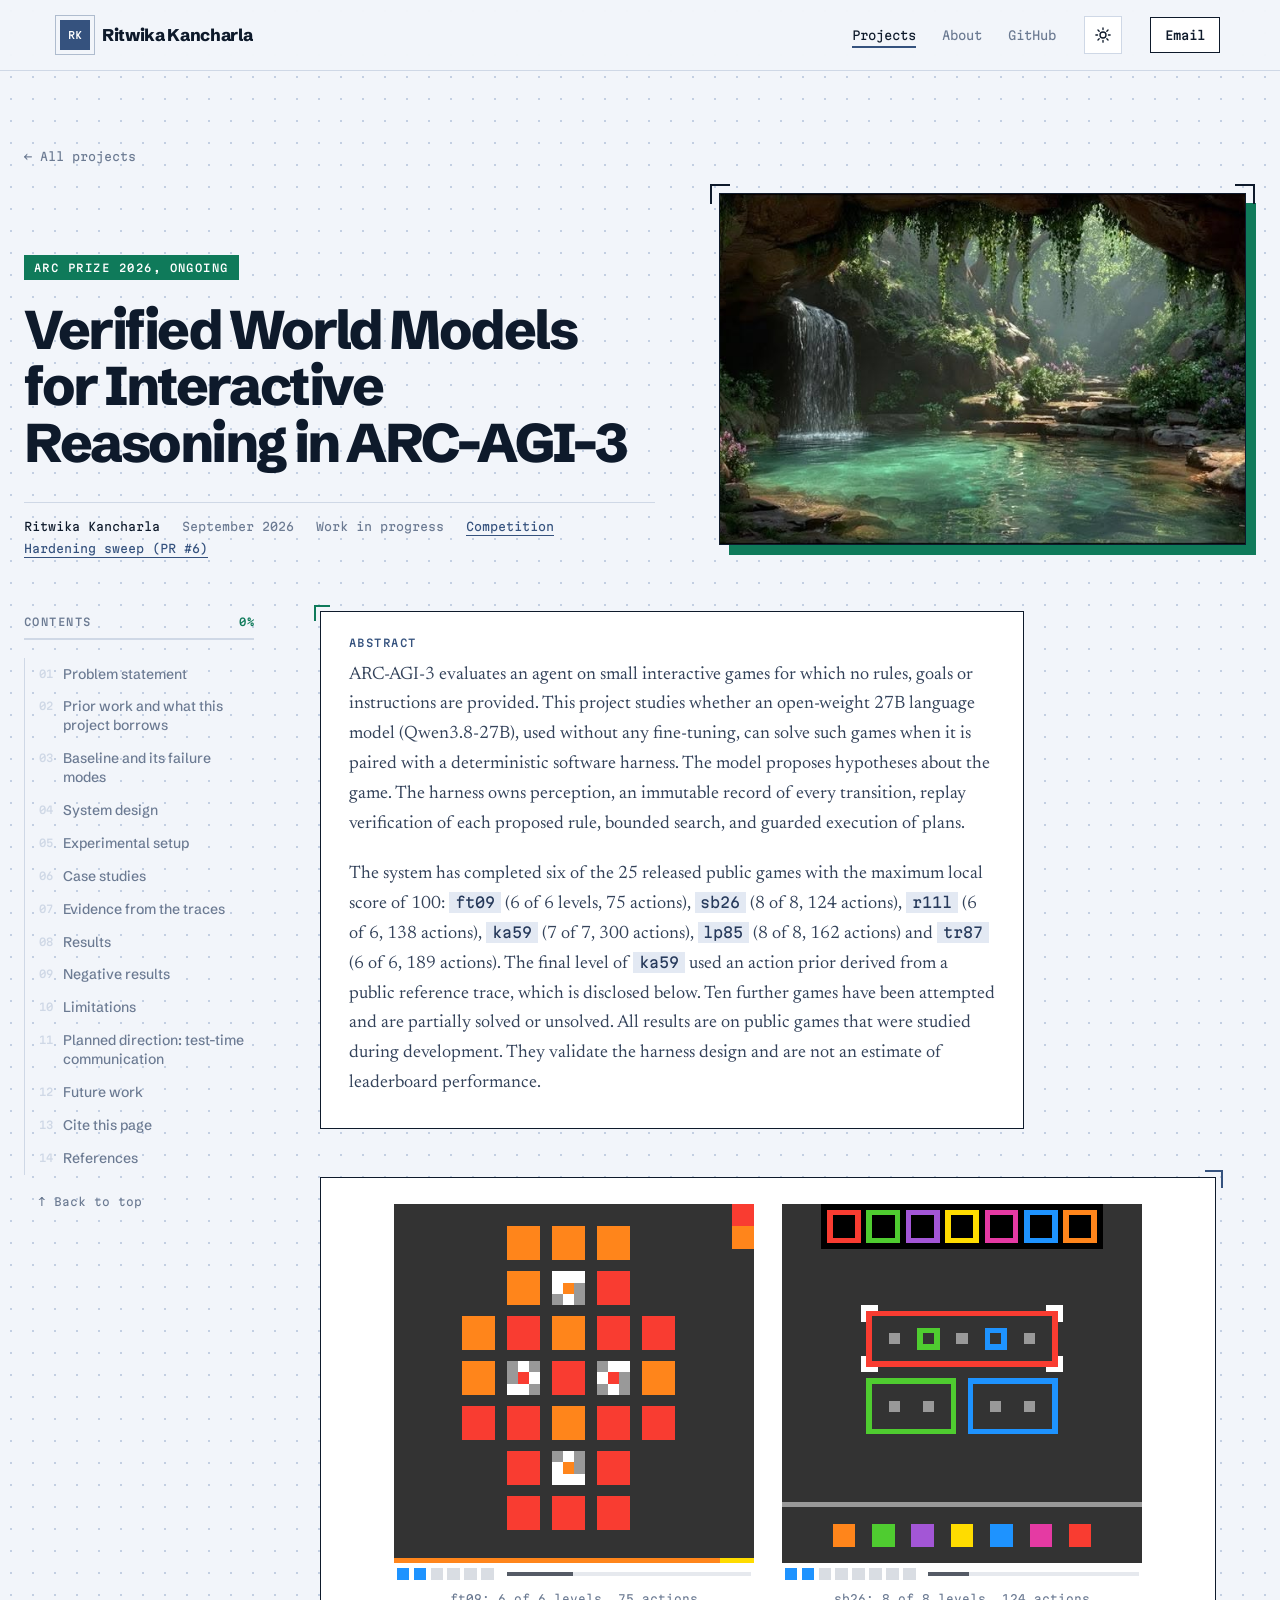
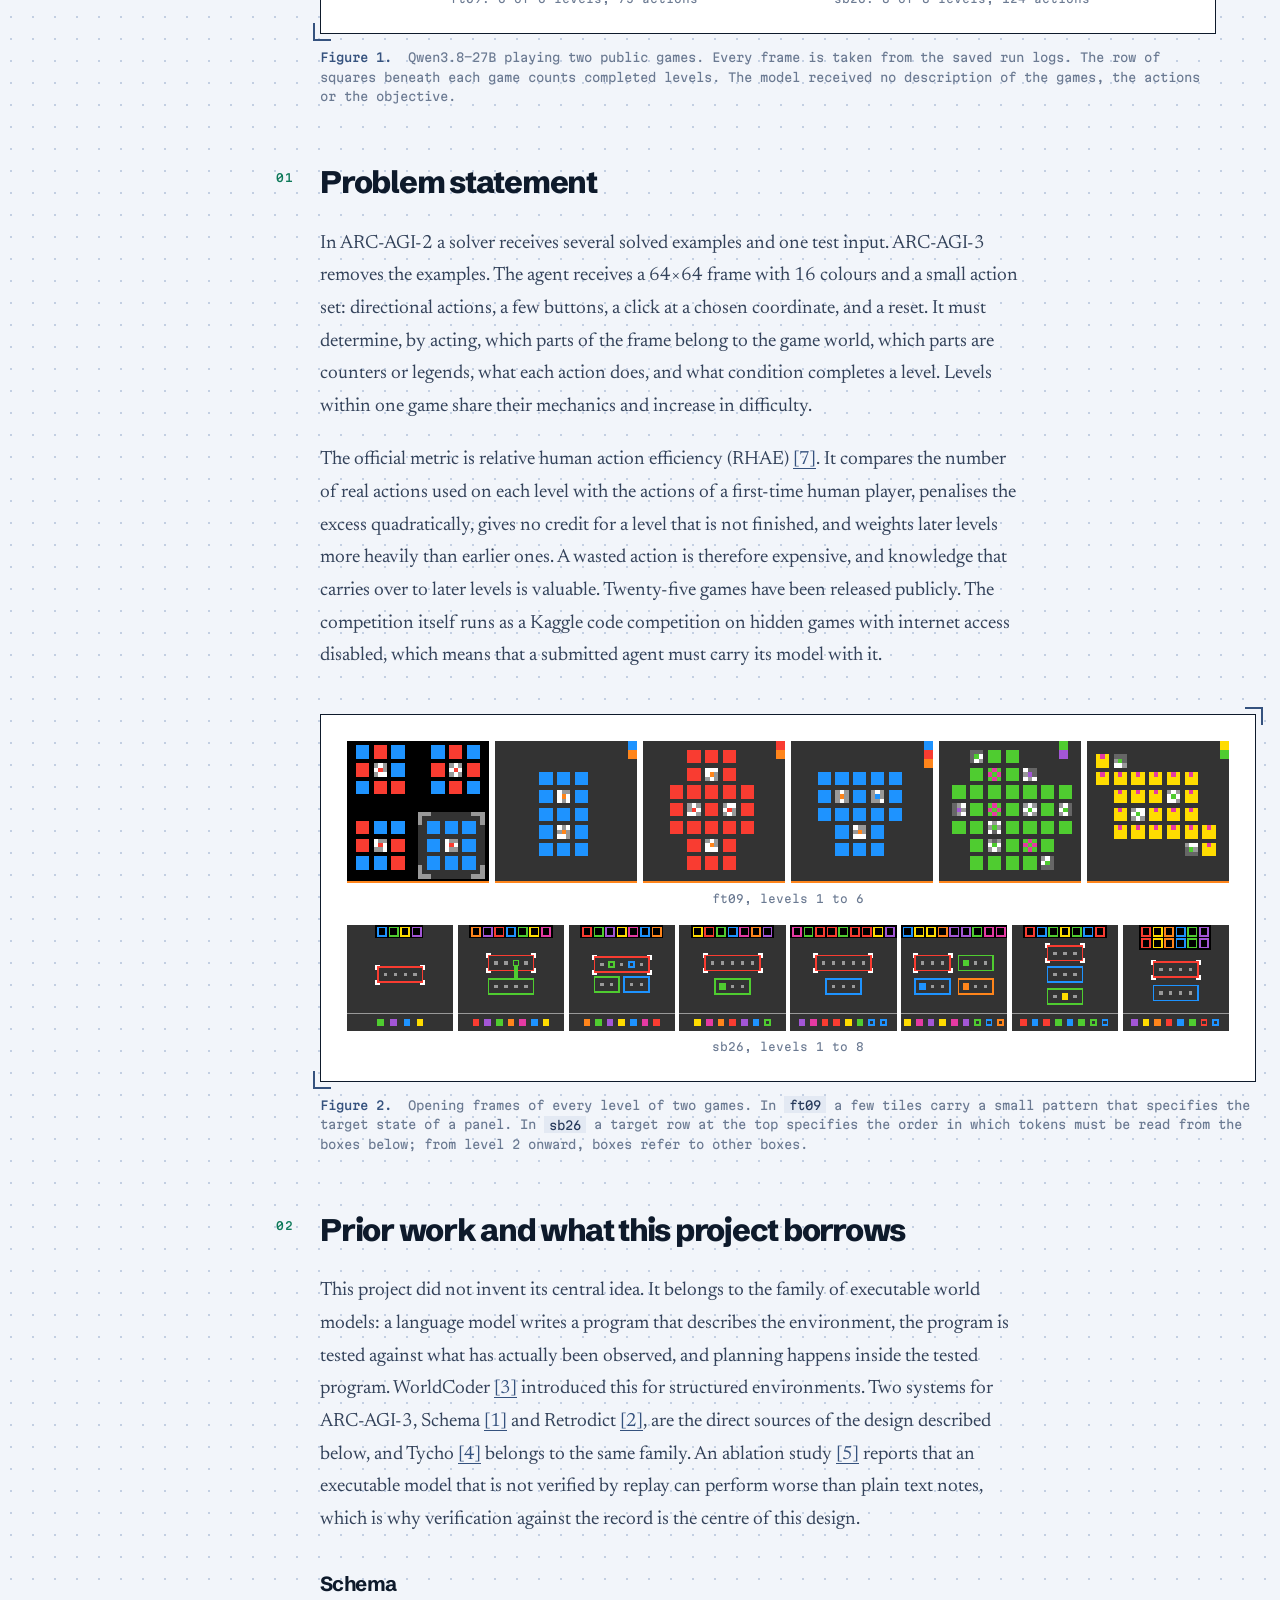
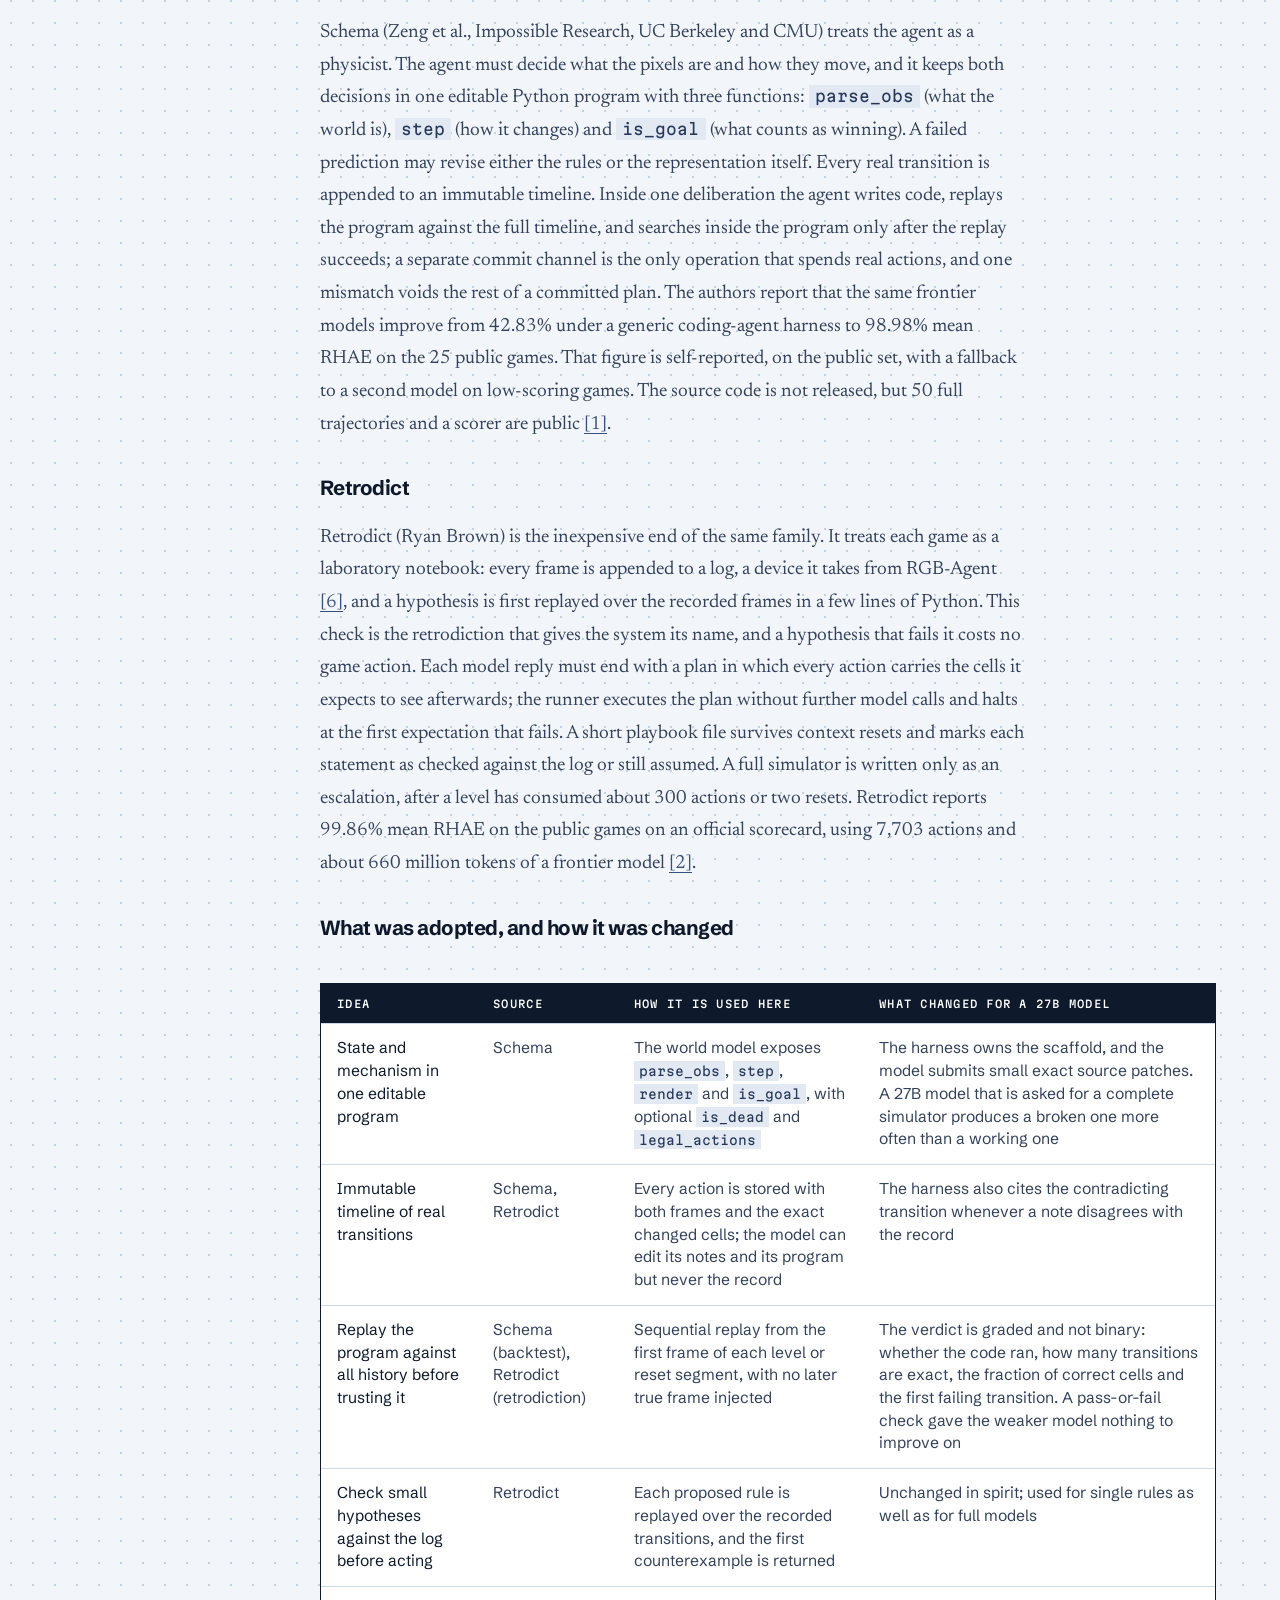
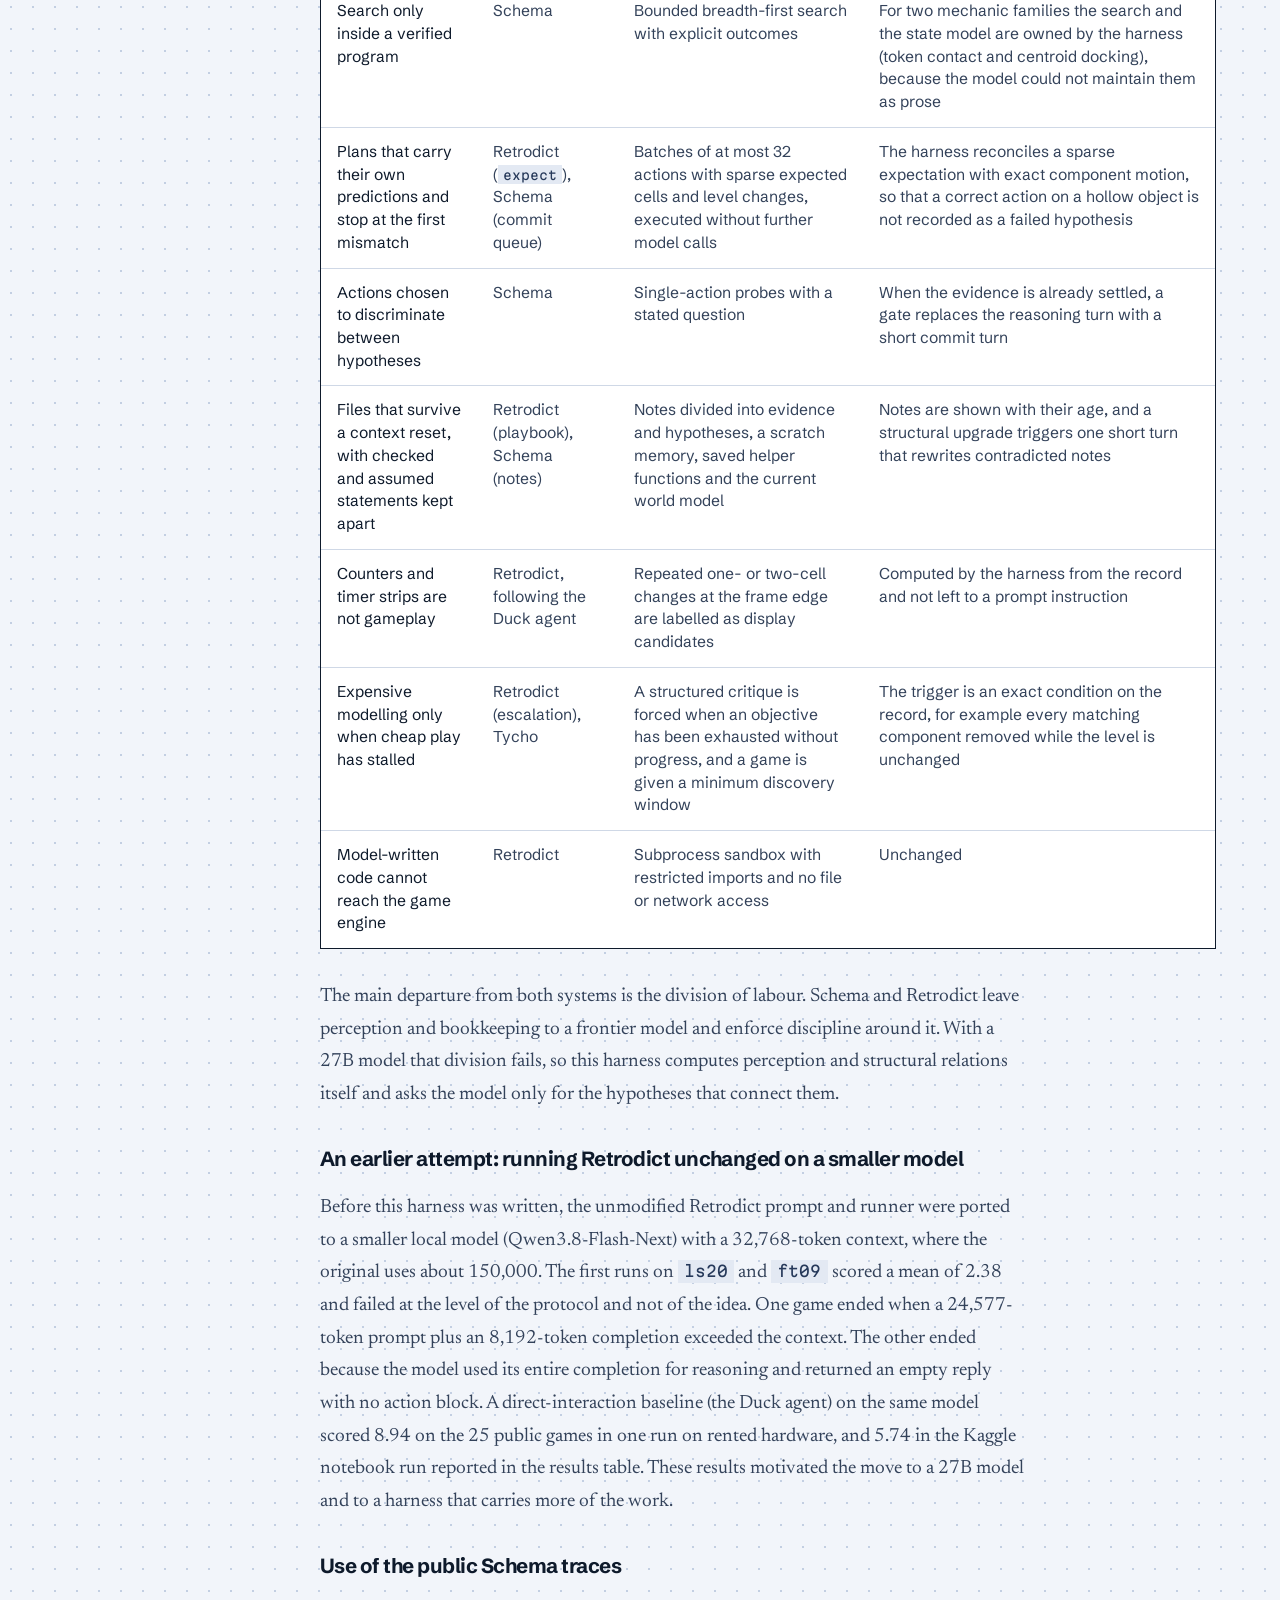
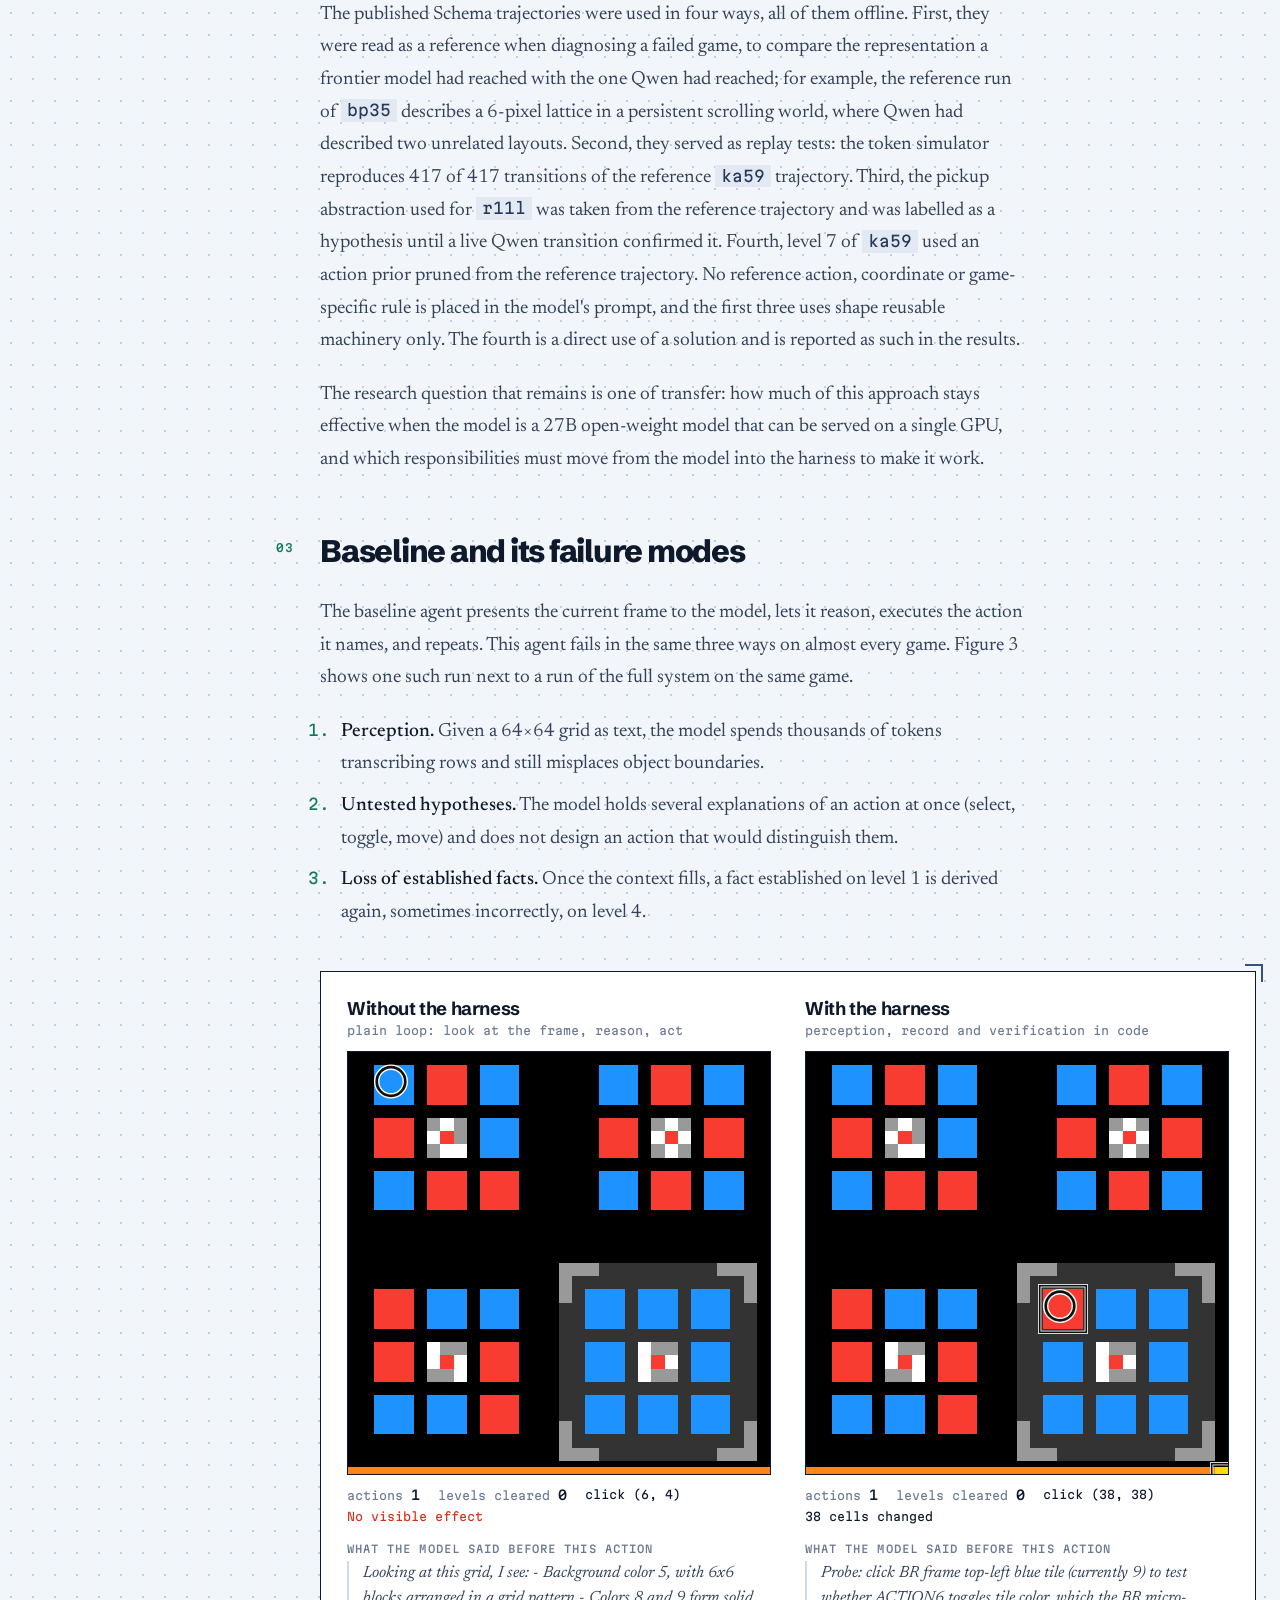
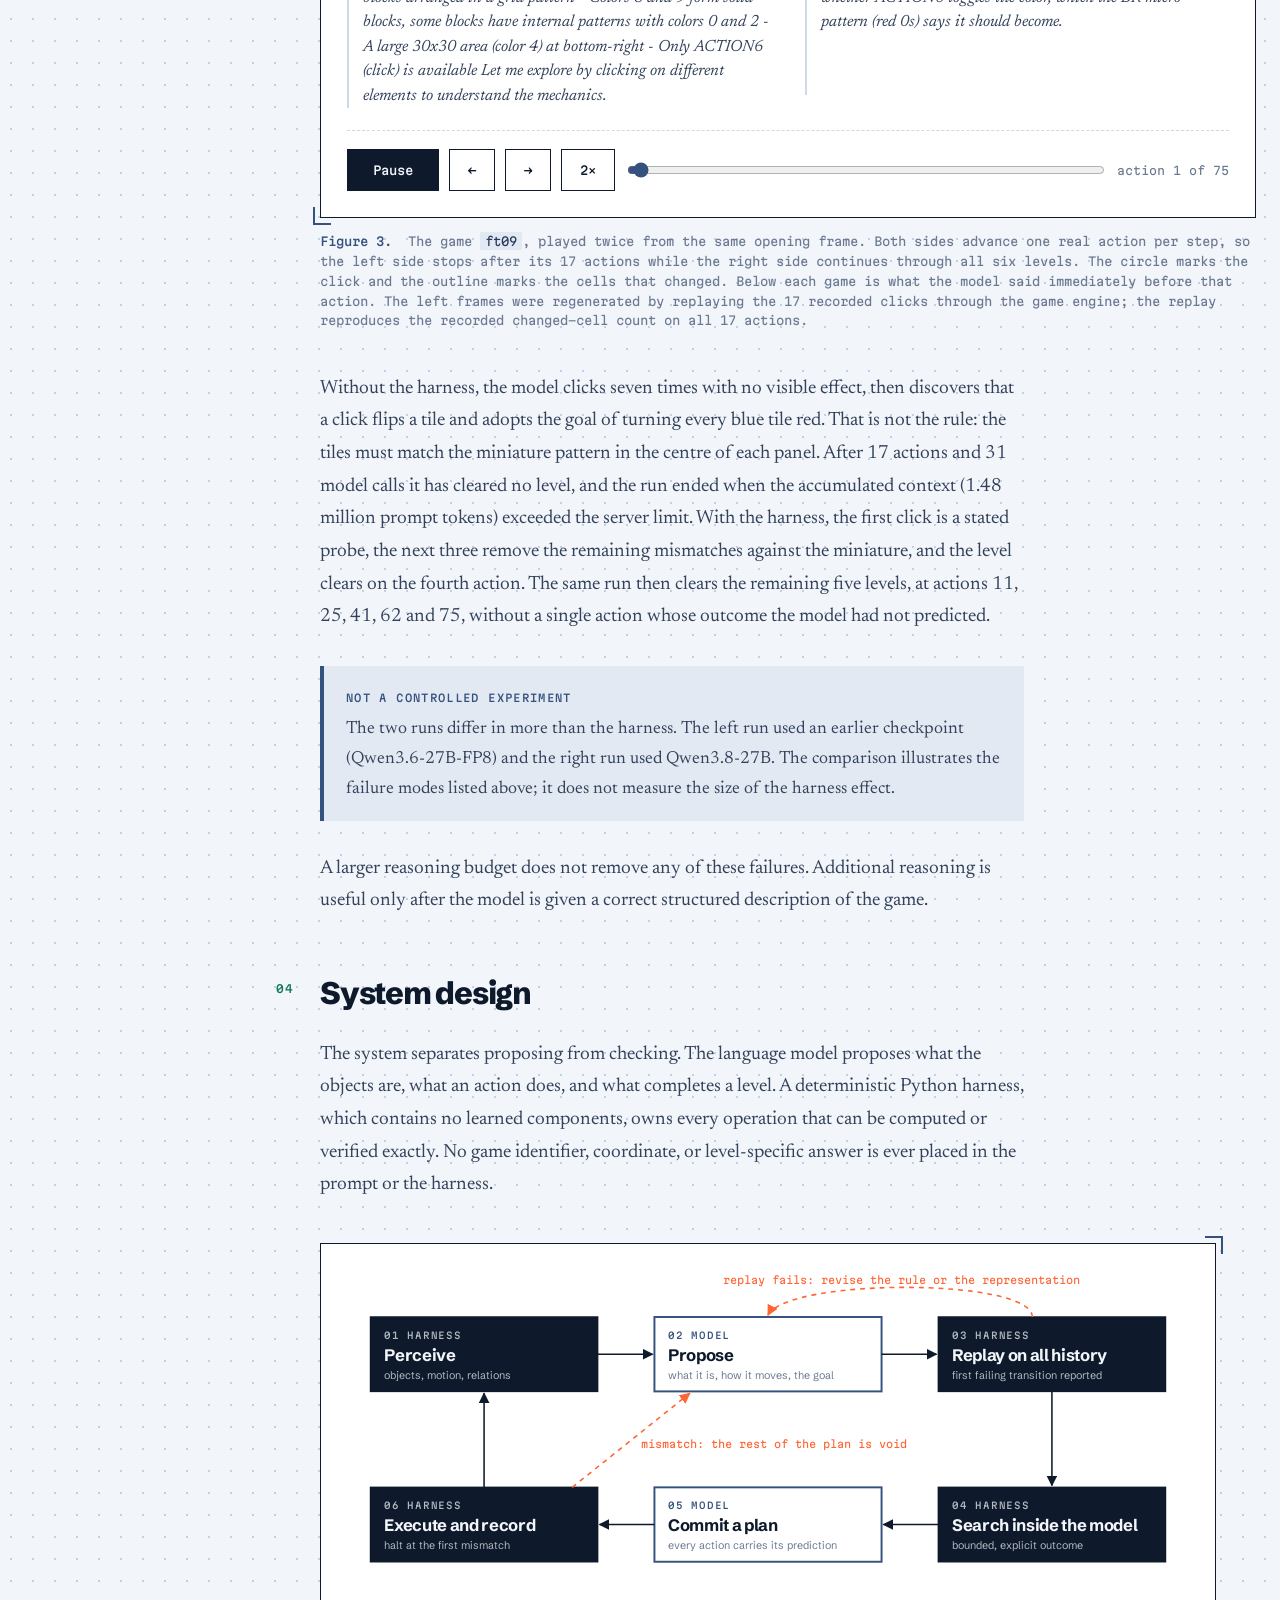
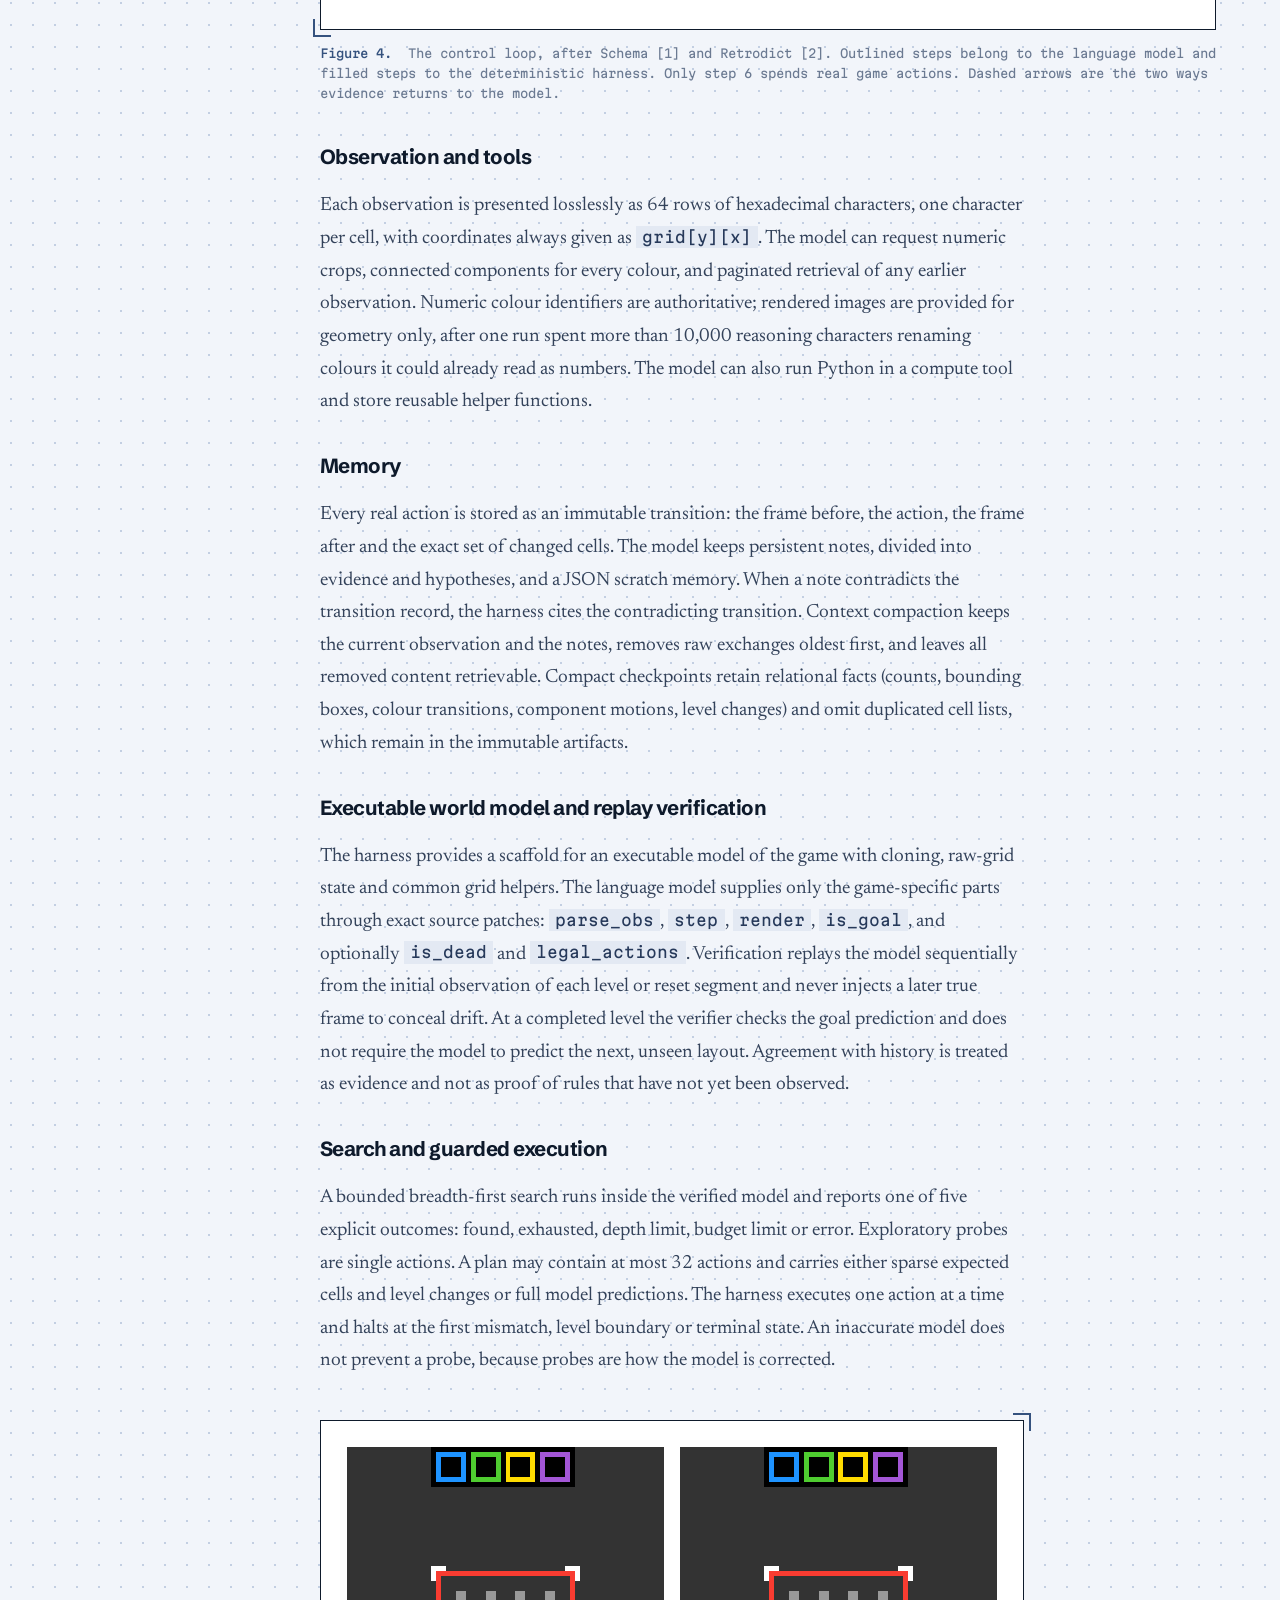
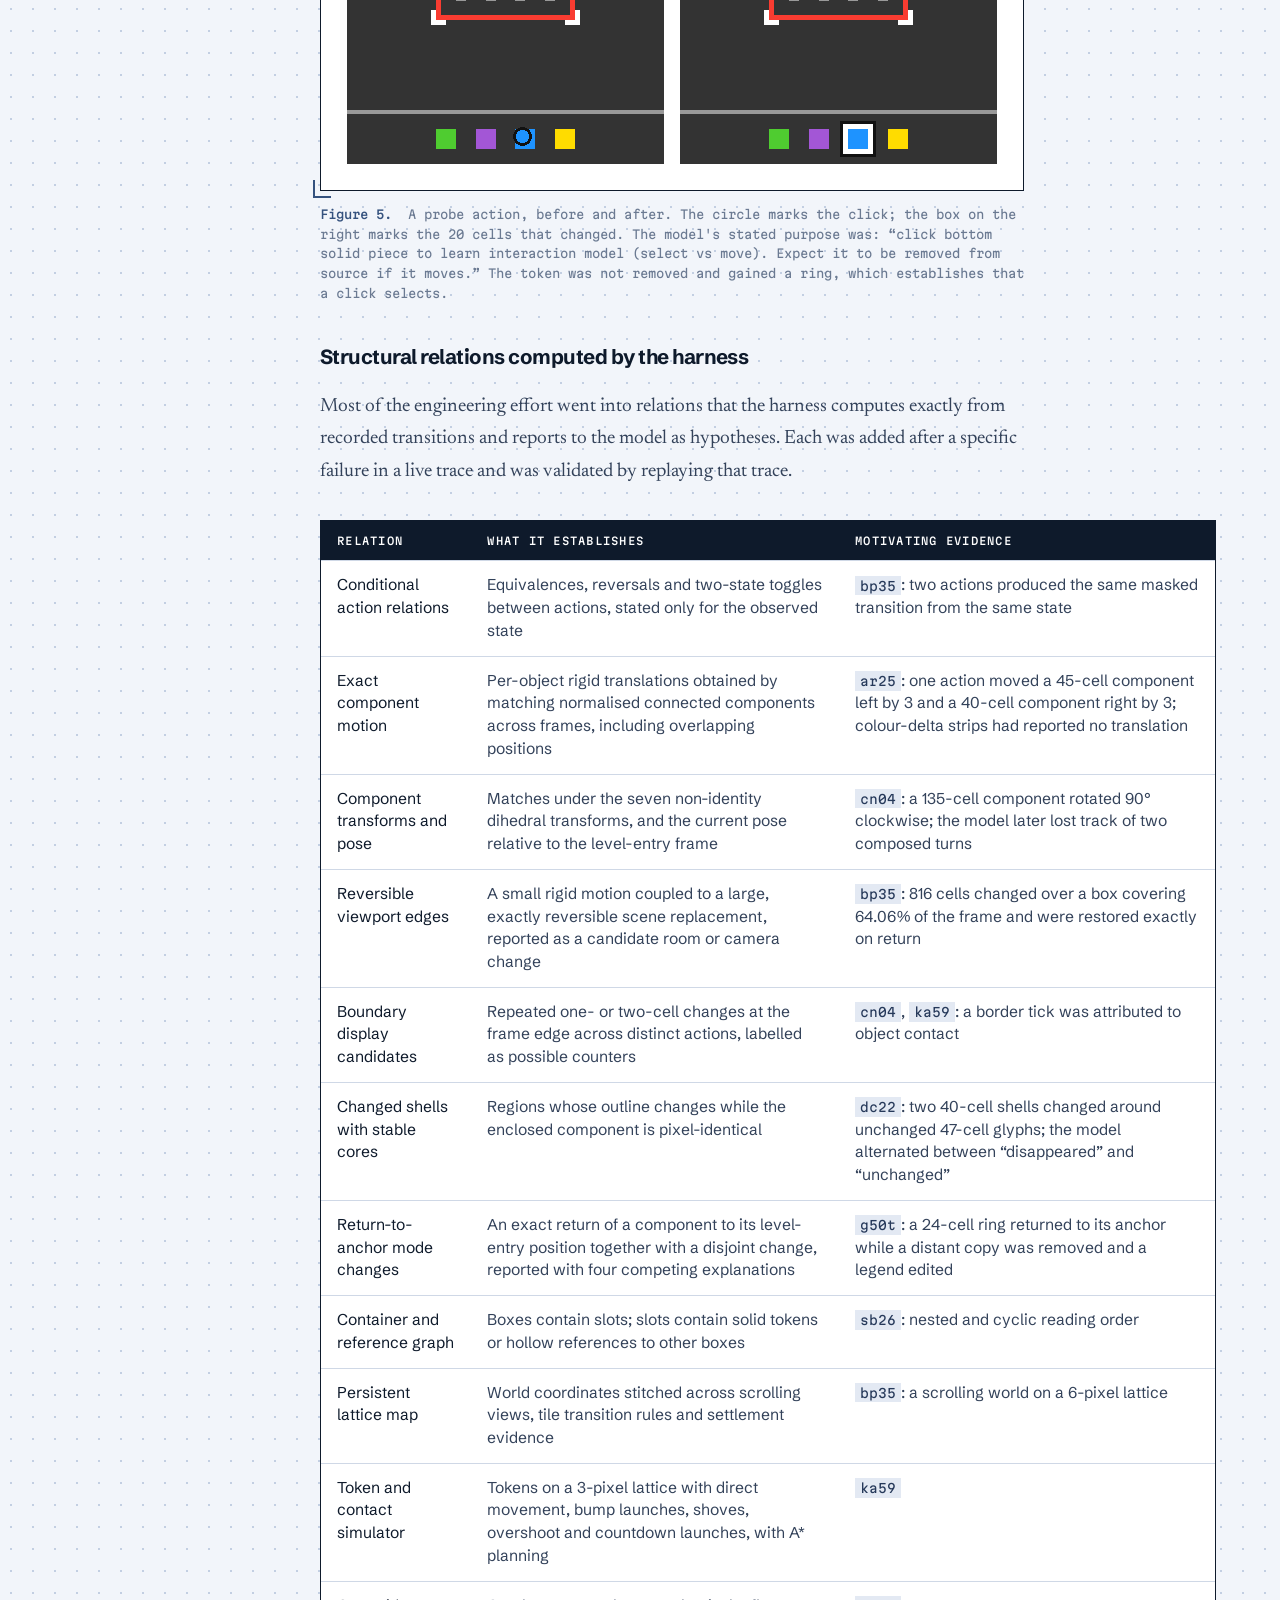
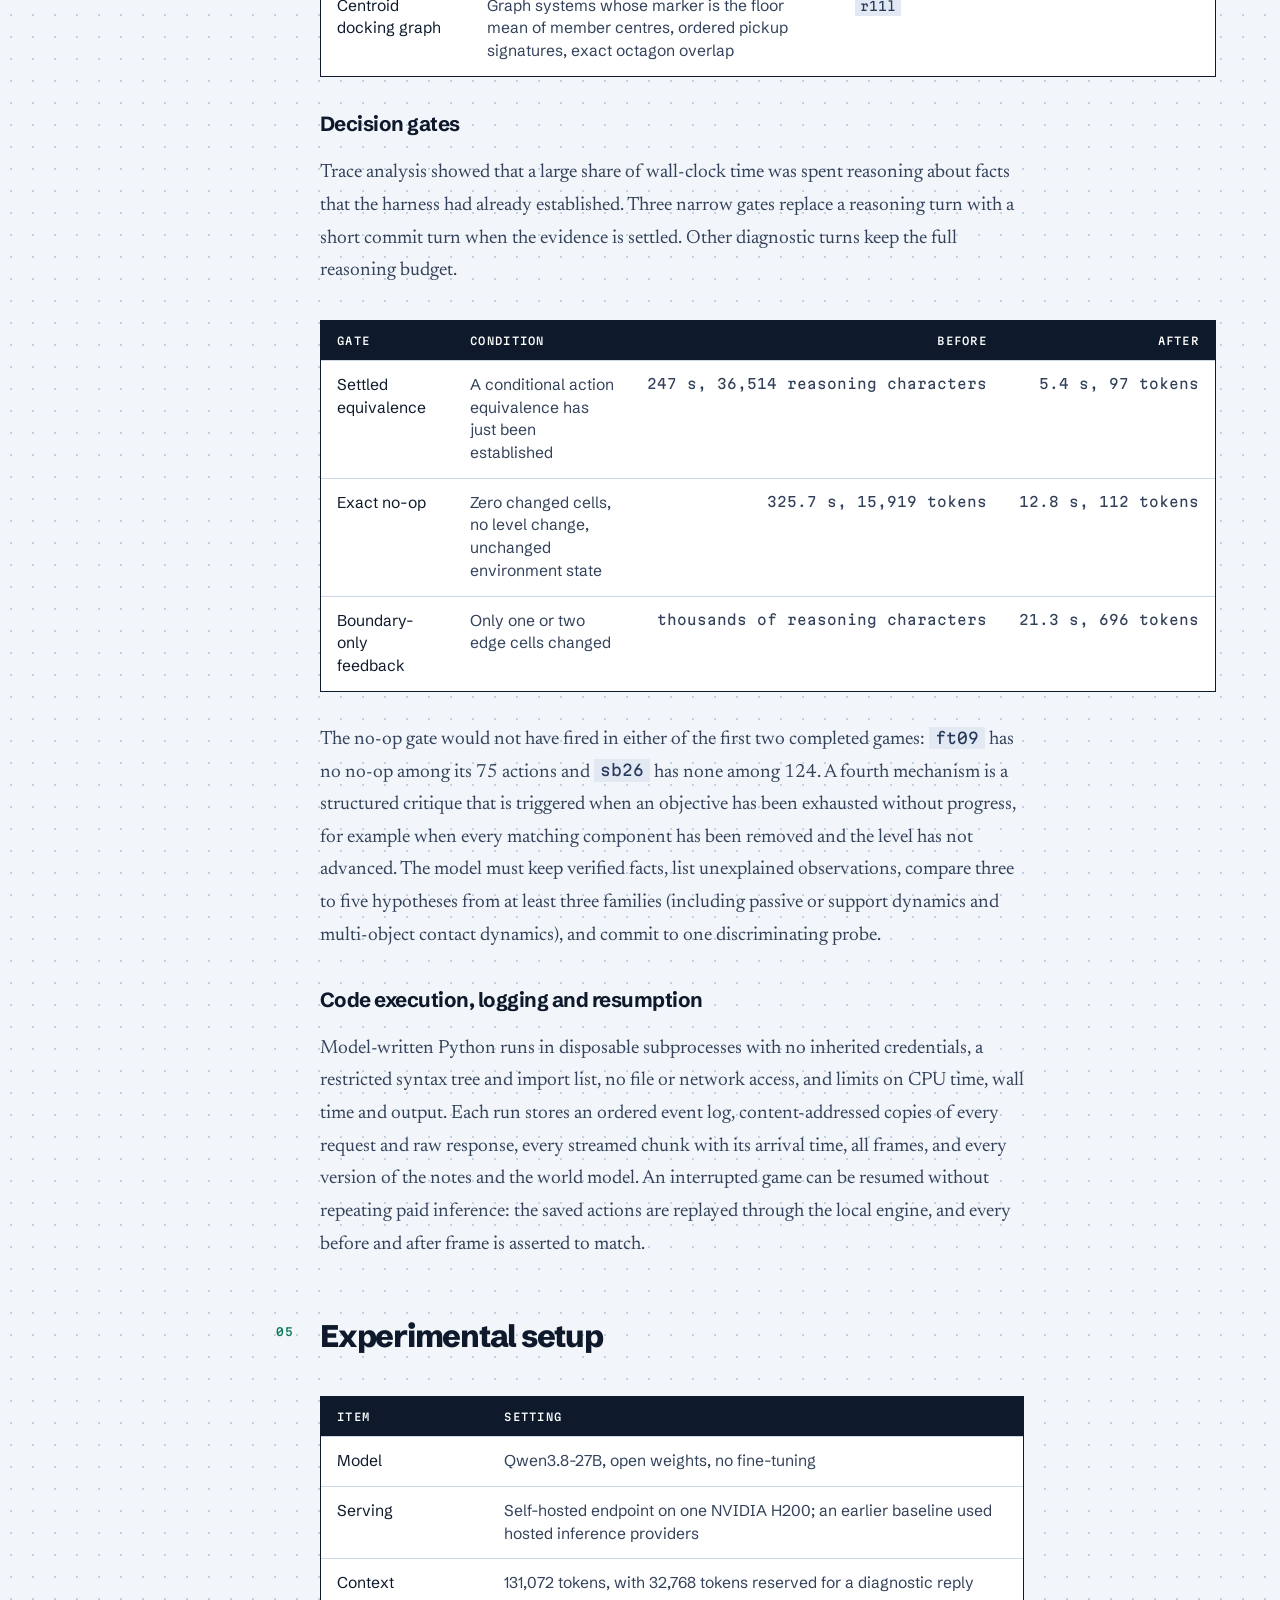
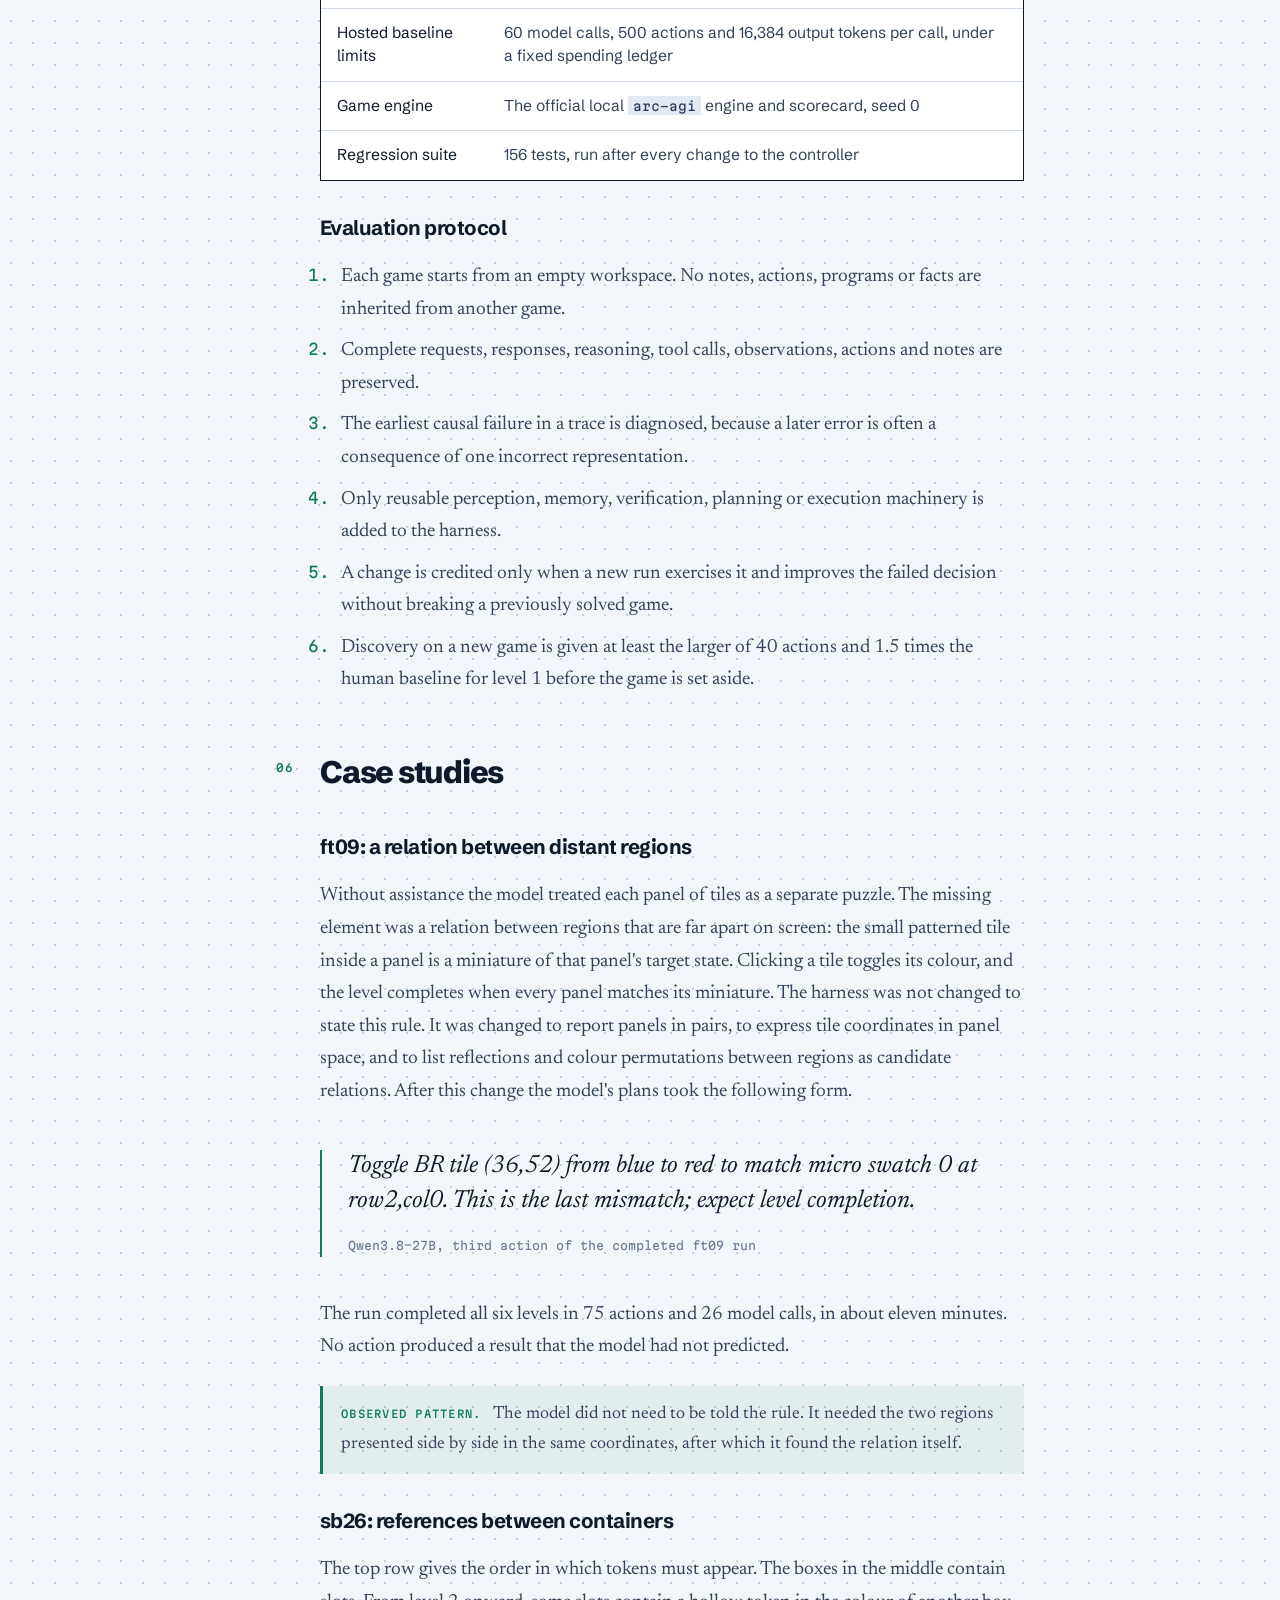
<file: projects/arc-agi-3.html>
<!doctype html>
<html lang="en">
<head>
  <meta charset="utf-8">
  <meta name="viewport" content="width=device-width, initial-scale=1">
  <meta name="description" content="An open 27B language model paired with a deterministic verification harness completes six public ARC-AGI-3 games without fine-tuning. Method, per-game results, negative results and limitations.">
  <meta name="theme-color" content="#f2f5fa">
  <title>Verified World Models for ARC-AGI-3 | Ritwika Kancharla</title>
  <script>try{var t=localStorage.getItem("theme")||(matchMedia("(prefers-color-scheme: dark)").matches?"dark":"light");document.documentElement.dataset.theme=t}catch(e){}</script>
  <link rel="icon" href="../favicon.svg">
  <link rel="preconnect" href="https://fonts.googleapis.com">
  <link rel="preconnect" href="https://fonts.gstatic.com" crossorigin>
  <link href="https://fonts.googleapis.com/css2?family=Martian+Mono:wght@400;500&family=Newsreader:ital,opsz,wght@0,6..72,400;0,6..72,500;0,6..72,600;1,6..72,400&family=Schibsted+Grotesk:wght@400;500;700;800;900&display=swap" rel="stylesheet">
  <link rel="stylesheet" href="../assets/site.css?v=eab29bbd">
</head>
<body id="top">
<header class="site"><div class="bar">
  <a class="brand" href="../index.html"><span class="mark">RK</span><span class="name">Ritwika Kancharla</span></a>
  <nav aria-label="Site">
    <a href="../index.html#projects" class="on">Projects</a>
    <a href="../about.html">About</a>
    <a href="https://github.com/ritwikareddykancharla">GitHub</a>
  </nav>
  <button class="theme" type="button" aria-label="Switch between light and dark theme"><svg class="sun" viewBox="0 0 24 24" aria-hidden="true"><circle cx="12" cy="12" r="4"/><path d="M12 2.5v2.2M12 19.3v2.2M2.5 12h2.2M19.3 12h2.2M5.3 5.3l1.6 1.6M17.1 17.1l1.6 1.6M18.7 5.3l-1.6 1.6M6.9 17.1l-1.6 1.6"/></svg><svg class="moon" viewBox="0 0 24 24" aria-hidden="true"><path d="M20 14.5A8 8 0 0 1 9.5 4a8 8 0 1 0 10.5 10.5z"/></svg></button>
  <a class="btn contact" href="mailto:ritwikareddykancharla@gmail.com">Email</a>
</div></header>

<main><article class="demo" style="--accent:#0f7a5a"><div class="wrap">
  <a class="crumb" href="../index.html#projects">&larr; All projects</a>
  <header class="post-head">
    <div class="head-text">
      <p class="eyebrow">ARC Prize 2026, ongoing</p>
      <h1 class="post-title">Verified World Models for Interactive Reasoning in ARC-AGI-3</h1>
      <p class="meta"><span>Ritwika Kancharla</span><span>September 2026</span><span>Work in progress</span><span><a href="https://www.kaggle.com/competitions/arc-prize-2026-arc-agi-3">Competition</a></span><span><a href="https://github.com/ritwikareddykancharla/arc-agi3/pull/6">Hardening sweep (PR #6)</a></span></p>
    </div>
    <figure class="hero-img"><img src="../assets/img/heroes/grotto.jpg" alt="A hidden grotto with a waterfall falling into a clear green pool, stone steps leading away through ferns and flowers." style="object-position:50% 60%"></figure>
    <div class="toc"><a class="chip" href="#problem">1. Problem statement</a><a class="chip" href="#related">2. Prior work and what this project borrows</a><a class="chip" href="#baseline">3. Baseline and its failure modes</a><a class="chip" href="#system">4. System design</a><a class="chip" href="#setup">5. Experimental setup</a><a class="chip" href="#cases">6. Case studies</a><a class="chip" href="#evidence">7. Evidence from the traces</a><a class="chip" href="#results">8. Results</a><a class="chip" href="#negative">9. Negative results</a><a class="chip" href="#limitations">10. Limitations</a><a class="chip" href="#team">11. Planned direction: test-time communication</a><a class="chip" href="#future">12. Future work</a><a class="chip" href="#cite">13. Cite this page</a><a class="chip" href="#references">14. References</a></div>
  </header>
  <div class="post-grid">
    <aside class="side" aria-label="Contents"><div class="side-in">
      <p class="side-k"><span>Contents</span><span class="side-pct" aria-hidden="true">0%</span></p>
      <div class="side-bar" aria-hidden="true"><i></i></div>
      <ol class="side-list"><i class="side-ind" aria-hidden="true"></i><li><a href="#problem"><span class="sn">01</span><span>Problem statement</span></a></li><li><a href="#related"><span class="sn">02</span><span>Prior work and what this project borrows</span></a><div class="sub"><ol><li><a href="#related-1">Schema</a></li><li><a href="#related-2">Retrodict</a></li><li><a href="#related-3">What was adopted, and how it was changed</a></li><li><a href="#related-4">An earlier attempt: running Retrodict unchanged on a smaller model</a></li><li><a href="#related-5">Use of the public Schema traces</a></li></ol></div></li><li><a href="#baseline"><span class="sn">03</span><span>Baseline and its failure modes</span></a></li><li><a href="#system"><span class="sn">04</span><span>System design</span></a><div class="sub"><ol><li><a href="#system-1">Observation and tools</a></li><li><a href="#system-2">Memory</a></li><li><a href="#system-3">Executable world model and replay verification</a></li><li><a href="#system-4">Search and guarded execution</a></li><li><a href="#system-5">Structural relations computed by the harness</a></li><li><a href="#system-6">Decision gates</a></li><li><a href="#system-7">Code execution, logging and resumption</a></li></ol></div></li><li><a href="#setup"><span class="sn">05</span><span>Experimental setup</span></a><div class="sub"><ol><li><a href="#setup-1">Evaluation protocol</a></li></ol></div></li><li><a href="#cases"><span class="sn">06</span><span>Case studies</span></a><div class="sub"><ol><li><a href="#cases-1">ft09: a relation between distant regions</a></li><li><a href="#cases-2">sb26: references between containers</a></li><li><a href="#cases-3">r11l: docking the centroid of a graph</a></li><li><a href="#cases-4">ka59: when the missing capability is executable state</a></li></ol></div></li><li><a href="#evidence"><span class="sn">07</span><span>Evidence from the traces</span></a></li><li><a href="#results"><span class="sn">08</span><span>Results</span></a><div class="sub"><ol><li><a href="#results-1">All 25 public games</a></li></ol></div></li><li><a href="#negative"><span class="sn">09</span><span>Negative results</span></a><div class="sub"><ol><li><a href="#negative-1">An all-or-nothing verifier provides no gradient</a></li><li><a href="#negative-2">Persistent memory can preserve an incorrect belief</a></li><li><a href="#negative-3">A checkpoint can overflow the context on its own</a></li><li><a href="#negative-4">More reasoning about settled evidence is not useful reasoning</a></li></ol></div></li><li><a href="#limitations"><span class="sn">10</span><span>Limitations</span></a></li><li><a href="#team"><span class="sn">11</span><span>Planned direction: test-time communication</span></a><div class="sub"><ol><li><a href="#team-1">What the paper's protocol actually is</a></li><li><a href="#team-2">Why it fits this harness</a></li><li><a href="#team-3">Two variants</a></li><li><a href="#team-4">What is shared, and who decides what is true</a></li><li><a href="#team-5">Revised live design: an asynchronous three-context event bus</a></li><li><a href="#team-6">How it composes with the existing harness</a></li><li><a href="#team-7">Experiment required before adoption</a></li></ol></div></li><li><a href="#future"><span class="sn">12</span><span>Future work</span></a></li><li><a href="#cite"><span class="sn">13</span><span>Cite this page</span></a></li><li><a href="#references"><span class="sn">14</span><span>References</span></a></li></ol>
      <a class="side-top" href="#top">Back to top</a>
    </div></aside>
    <div class="post-body">
      <div class="tldr"><p class="tk">Abstract</p><p>ARC-AGI-3 evaluates an agent on small interactive games for which no rules, goals or instructions are provided. This project studies whether an open-weight 27B language model (Qwen3.8-27B), used without any fine-tuning, can solve such games when it is paired with a deterministic software harness. The model proposes hypotheses about the game. The harness owns perception, an immutable record of every transition, replay verification of each proposed rule, bounded search, and guarded execution of plans.</p>
<p>The system has completed six of the 25 released public games with the maximum local score of 100: <code>ft09</code> (6 of 6 levels, 75 actions), <code>sb26</code> (8 of 8, 124 actions), <code>r11l</code> (6 of 6, 138 actions), <code>ka59</code> (7 of 7, 300 actions), <code>lp85</code> (8 of 8, 162 actions) and <code>tr87</code> (6 of 6, 189 actions). The final level of <code>ka59</code> used an action prior derived from a public reference trace, which is disclosed below. Ten further games have been attempted and are partially solved or unsolved. All results are on public games that were studied during development. They validate the harness design and are not an estimate of leaderboard performance.</p></div>

    <figure class="fig"><div class="plate"><div class="frames">
      <div><div class="frame"><img src="../assets/img/arc3/ft09-play.gif" width="256" height="270" alt="Animation of the game ft09 played from the first level to the last. Tiles in a grid change colour one click at a time until each level completes."></div><span class="cap">ft09: 6 of 6 levels, 75 actions</span></div>
      <div><div class="frame"><img src="../assets/img/arc3/sb26-play.gif" width="256" height="270" alt="Animation of the game sb26. Coloured tokens are selected from a row at the bottom and placed into slots inside framed containers, level after level."></div><span class="cap">sb26: 8 of 8 levels, 124 actions</span></div>
    </div></div>
    <figcaption><b>Figure 1.</b> Qwen3.8-27B playing two public games. Every frame is taken from the saved run logs. The row of squares beneath each game counts completed levels. The model received no description of the games, the actions or the objective.</figcaption></figure>

    <h2 id="problem"><span class="num">01</span>Problem statement</h2>
    <p>In ARC-AGI-2 a solver receives several solved examples and one test input. ARC-AGI-3 removes the examples. The agent receives a 64&times;64 frame with 16 colours and a small action set: directional actions, a few buttons, a click at a chosen coordinate, and a reset. It must determine, by acting, which parts of the frame belong to the game world, which parts are counters or legends, what each action does, and what condition completes a level. Levels within one game share their mechanics and increase in difficulty.</p>
    <p>The official metric is relative human action efficiency (RHAE) <a href="#ref-7">[7]</a>. It compares the number of real actions used on each level with the actions of a first-time human player, penalises the excess quadratically, gives no credit for a level that is not finished, and weights later levels more heavily than earlier ones. A wasted action is therefore expensive, and knowledge that carries over to later levels is valuable. Twenty-five games have been released publicly. The competition itself runs as a Kaggle code competition on hidden games with internet access disabled, which means that a submitted agent must carry its model with it.</p>

    <figure class="fig wide"><div class="plate">
      <div class="frame"><img src="../assets/img/arc3/ft09-levels.png" width="1192" height="192" alt="Six opening frames of ft09, one per level. Each shows a grid of square tiles in two colours with a few small patterned tiles."></div>
      <span class="cap" style="margin-bottom:18px">ft09, levels 1 to 6</span>
      <div class="frame"><img src="../assets/img/arc3/sb26-levels.png" width="1592" height="192" alt="Eight opening frames of sb26, one per level. Each has a row of coloured outlines at the top, framed boxes with empty slots in the middle, and a row of coloured tokens at the bottom."></div>
      <span class="cap">sb26, levels 1 to 8</span>
    </div>
    <figcaption><b>Figure 2.</b> Opening frames of every level of two games. In <code>ft09</code> a few tiles carry a small pattern that specifies the target state of a panel. In <code>sb26</code> a target row at the top specifies the order in which tokens must be read from the boxes below; from level 2 onward, boxes refer to other boxes.</figcaption></figure>

    <h2 id="related"><span class="num">02</span>Prior work and what this project borrows</h2>
    <p>This project did not invent its central idea. It belongs to the family of executable world models: a language model writes a program that describes the environment, the program is tested against what has actually been observed, and planning happens inside the tested program. WorldCoder <a href="#ref-3">[3]</a> introduced this for structured environments. Two systems for ARC-AGI-3, Schema <a href="#ref-1">[1]</a> and Retrodict <a href="#ref-2">[2]</a>, are the direct sources of the design described below, and Tycho <a href="#ref-4">[4]</a> belongs to the same family. An ablation study <a href="#ref-5">[5]</a> reports that an executable model that is not verified by replay can perform worse than plain text notes, which is why verification against the record is the centre of this design.</p>

    <h3 id="related-1">Schema</h3>
    <p>Schema (Zeng et al., Impossible Research, UC Berkeley and CMU) treats the agent as a physicist. The agent must decide what the pixels are and how they move, and it keeps both decisions in one editable Python program with three functions: <code>parse_obs</code> (what the world is), <code>step</code> (how it changes) and <code>is_goal</code> (what counts as winning). A failed prediction may revise either the rules or the representation itself. Every real transition is appended to an immutable timeline. Inside one deliberation the agent writes code, replays the program against the full timeline, and searches inside the program only after the replay succeeds; a separate commit channel is the only operation that spends real actions, and one mismatch voids the rest of a committed plan. The authors report that the same frontier models improve from 42.83% under a generic coding-agent harness to 98.98% mean RHAE on the 25 public games. That figure is self-reported, on the public set, with a fallback to a second model on low-scoring games. The source code is not released, but 50 full trajectories and a scorer are public <a href="#ref-1">[1]</a>.</p>

    <h3 id="related-2">Retrodict</h3>
    <p>Retrodict (Ryan Brown) is the inexpensive end of the same family. It treats each game as a laboratory notebook: every frame is appended to a log, a device it takes from RGB-Agent <a href="#ref-6">[6]</a>, and a hypothesis is first replayed over the recorded frames in a few lines of Python. This check is the retrodiction that gives the system its name, and a hypothesis that fails it costs no game action. Each model reply must end with a plan in which every action carries the cells it expects to see afterwards; the runner executes the plan without further model calls and halts at the first expectation that fails. A short playbook file survives context resets and marks each statement as checked against the log or still assumed. A full simulator is written only as an escalation, after a level has consumed about 300 actions or two resets. Retrodict reports 99.86% mean RHAE on the public games on an official scorecard, using 7,703 actions and about 660 million tokens of a frontier model <a href="#ref-2">[2]</a>.</p>

    <h3 id="related-3">What was adopted, and how it was changed</h3>
    <div class="tablewrap wide"><table>
      <thead><tr><th>Idea</th><th>Source</th><th>How it is used here</th><th>What changed for a 27B model</th></tr></thead>
      <tbody>
        <tr><td>State and mechanism in one editable program</td><td>Schema</td><td>The world model exposes <code>parse_obs</code>, <code>step</code>, <code>render</code> and <code>is_goal</code>, with optional <code>is_dead</code> and <code>legal_actions</code></td><td>The harness owns the scaffold, and the model submits small exact source patches. A 27B model that is asked for a complete simulator produces a broken one more often than a working one</td></tr>
        <tr><td>Immutable timeline of real transitions</td><td>Schema, Retrodict</td><td>Every action is stored with both frames and the exact changed cells; the model can edit its notes and its program but never the record</td><td>The harness also cites the contradicting transition whenever a note disagrees with the record</td></tr>
        <tr><td>Replay the program against all history before trusting it</td><td>Schema (backtest), Retrodict (retrodiction)</td><td>Sequential replay from the first frame of each level or reset segment, with no later true frame injected</td><td>The verdict is graded and not binary: whether the code ran, how many transitions are exact, the fraction of correct cells and the first failing transition. A pass-or-fail check gave the weaker model nothing to improve on</td></tr>
        <tr><td>Check small hypotheses against the log before acting</td><td>Retrodict</td><td>Each proposed rule is replayed over the recorded transitions, and the first counterexample is returned</td><td>Unchanged in spirit; used for single rules as well as for full models</td></tr>
        <tr><td>Search only inside a verified program</td><td>Schema</td><td>Bounded breadth-first search with explicit outcomes</td><td>For two mechanic families the search and the state model are owned by the harness (token contact and centroid docking), because the model could not maintain them as prose</td></tr>
        <tr><td>Plans that carry their own predictions and stop at the first mismatch</td><td>Retrodict (<code>expect</code>), Schema (commit queue)</td><td>Batches of at most 32 actions with sparse expected cells and level changes, executed without further model calls</td><td>The harness reconciles a sparse expectation with exact component motion, so that a correct action on a hollow object is not recorded as a failed hypothesis</td></tr>
        <tr><td>Actions chosen to discriminate between hypotheses</td><td>Schema</td><td>Single-action probes with a stated question</td><td>When the evidence is already settled, a gate replaces the reasoning turn with a short commit turn</td></tr>
        <tr><td>Files that survive a context reset, with checked and assumed statements kept apart</td><td>Retrodict (playbook), Schema (notes)</td><td>Notes divided into evidence and hypotheses, a scratch memory, saved helper functions and the current world model</td><td>Notes are shown with their age, and a structural upgrade triggers one short turn that rewrites contradicted notes</td></tr>
        <tr><td>Counters and timer strips are not gameplay</td><td>Retrodict, following the Duck agent</td><td>Repeated one- or two-cell changes at the frame edge are labelled as display candidates</td><td>Computed by the harness from the record and not left to a prompt instruction</td></tr>
        <tr><td>Expensive modelling only when cheap play has stalled</td><td>Retrodict (escalation), Tycho</td><td>A structured critique is forced when an objective has been exhausted without progress, and a game is given a minimum discovery window</td><td>The trigger is an exact condition on the record, for example every matching component removed while the level is unchanged</td></tr>
        <tr><td>Model-written code cannot reach the game engine</td><td>Retrodict</td><td>Subprocess sandbox with restricted imports and no file or network access</td><td>Unchanged</td></tr>
      </tbody>
    </table></div>
    <p>The main departure from both systems is the division of labour. Schema and Retrodict leave perception and bookkeeping to a frontier model and enforce discipline around it. With a 27B model that division fails, so this harness computes perception and structural relations itself and asks the model only for the hypotheses that connect them.</p>

    <h3 id="related-4">An earlier attempt: running Retrodict unchanged on a smaller model</h3>
    <p>Before this harness was written, the unmodified Retrodict prompt and runner were ported to a smaller local model (Qwen3.8-Flash-Next) with a 32,768-token context, where the original uses about 150,000. The first runs on <code>ls20</code> and <code>ft09</code> scored a mean of 2.38 and failed at the level of the protocol and not of the idea. One game ended when a 24,577-token prompt plus an 8,192-token completion exceeded the context. The other ended because the model used its entire completion for reasoning and returned an empty reply with no action block. A direct-interaction baseline (the Duck agent) on the same model scored 8.94 on the 25 public games in one run on rented hardware, and 5.74 in the Kaggle notebook run reported in the results table. These results motivated the move to a 27B model and to a harness that carries more of the work.</p>

    <h3 id="related-5">Use of the public Schema traces</h3>
    <p>The published Schema trajectories were used in four ways, all of them offline. First, they were read as a reference when diagnosing a failed game, to compare the representation a frontier model had reached with the one Qwen had reached; for example, the reference run of <code>bp35</code> describes a 6-pixel lattice in a persistent scrolling world, where Qwen had described two unrelated layouts. Second, they served as replay tests: the token simulator reproduces 417 of 417 transitions of the reference <code>ka59</code> trajectory. Third, the pickup abstraction used for <code>r11l</code> was taken from the reference trajectory and was labelled as a hypothesis until a live Qwen transition confirmed it. Fourth, level 7 of <code>ka59</code> used an action prior pruned from the reference trajectory. No reference action, coordinate or game-specific rule is placed in the model's prompt, and the first three uses shape reusable machinery only. The fourth is a direct use of a solution and is reported as such in the results.</p>
    <p>The research question that remains is one of transfer: how much of this approach stays effective when the model is a 27B open-weight model that can be served on a single GPU, and which responsibilities must move from the model into the harness to make it work.</p>

    <h2 id="baseline"><span class="num">03</span>Baseline and its failure modes</h2>
    <p>The baseline agent presents the current frame to the model, lets it reason, executes the action it names, and repeats. This agent fails in the same three ways on almost every game. Figure 3 shows one such run next to a run of the full system on the same game.</p>
    <ol>
      <li><strong>Perception.</strong> Given a 64&times;64 grid as text, the model spends thousands of tokens transcribing rows and still misplaces object boundaries.</li>
      <li><strong>Untested hypotheses.</strong> The model holds several explanations of an action at once (select, toggle, move) and does not design an action that would distinguish them.</li>
      <li><strong>Loss of established facts.</strong> Once the context fills, a fact established on level 1 is derived again, sometimes incorrectly, on level 4.</li>
    </ol>
    <figure class="fig wide"><div class="plate"><div class="cmp" data-src="../assets/data/ft09-compare.json"><div class="cmp-grid"><div class="cmp-side" data-side="without"><p class="cmp-h"><b>Without the harness</b><span>plain loop: look at the frame, reason, act</span></p><div class="cmp-screen"><canvas width="384" height="384" aria-hidden="true"></canvas><span class="cmp-badge"></span></div><p class="cmp-stats"><span>actions <b class="cmp-acts">0</b></span><span>levels cleared <b class="cmp-lv">0</b></span><span class="cmp-name"></span><span class="cmp-eff"></span></p><p class="cmp-k">What the model said before this action</p><p class="cmp-say" aria-live="off"></p></div><div class="cmp-side" data-side="with"><p class="cmp-h"><b>With the harness</b><span>perception, record and verification in code</span></p><div class="cmp-screen"><canvas width="384" height="384" aria-hidden="true"></canvas><span class="cmp-badge"></span></div><p class="cmp-stats"><span>actions <b class="cmp-acts">0</b></span><span>levels cleared <b class="cmp-lv">0</b></span><span class="cmp-name"></span><span class="cmp-eff"></span></p><p class="cmp-k">What the model said before this action</p><p class="cmp-say" aria-live="off"></p></div></div><div class="cmp-ctrl"><button class="btn primary cmp-play" type="button">Play</button><button class="btn cmp-prev" type="button" aria-label="Previous action">&larr;</button><button class="btn cmp-next" type="button" aria-label="Next action">&rarr;</button><button class="btn cmp-speed" type="button" aria-label="Playback speed">2&times;</button><input class="cmp-range" type="range" min="0" max="75" value="0" step="1" aria-label="Action number"><span class="cmp-count">loading</span></div><noscript><p>This comparison needs JavaScript. Without it: the plain loop used 17 actions on ft09 and cleared nothing; with the harness, all six levels were cleared in 75 actions.</p></noscript></div></div><figcaption><b>Figure 3.</b> The game <code>ft09</code>, played twice from the same opening frame. Both sides advance one real action per step, so the left side stops after its 17 actions while the right side continues through all six levels. The circle marks the click and the outline marks the cells that changed. Below each game is what the model said immediately before that action. The left frames were regenerated by replaying the 17 recorded clicks through the game engine; the replay reproduces the recorded changed-cell count on all 17 actions.</figcaption></figure><p>Without the harness, the model clicks seven times with no visible effect, then discovers that a click flips a tile and adopts the goal of turning every blue tile red. That is not the rule: the tiles must match the miniature pattern in the centre of each panel. After 17 actions and 31 model calls it has cleared no level, and the run ended when the accumulated context (1.48 million prompt tokens) exceeded the server limit. With the harness, the first click is a stated probe, the next three remove the remaining mismatches against the miniature, and the level clears on the fourth action. The same run then clears the remaining five levels, at actions 11, 25, 41, 62 and 75, without a single action whose outcome the model had not predicted.</p><div class="note"><b>Not a controlled experiment</b><p>The two runs differ in more than the harness. The left run used an earlier checkpoint (Qwen3.6-27B-FP8) and the right run used Qwen3.8-27B. The comparison illustrates the failure modes listed above; it does not measure the size of the harness effect.</p></div>

    <p>A larger reasoning budget does not remove any of these failures. Additional reasoning is useful only after the model is given a correct structured description of the game.</p>

    <h2 id="system"><span class="num">04</span>System design</h2>
    <p>The system separates proposing from checking. The language model proposes what the objects are, what an action does, and what completes a level. A deterministic Python harness, which contains no learned components, owns every operation that can be computed or verified exactly. No game identifier, coordinate, or level-specific answer is ever placed in the prompt or the harness.</p>

    <figure class="fig"><div class="plate"><svg class="loop" viewBox="0 0 860 340" role="img" aria-label="The control loop: the harness perceives, the model proposes, the harness replays the proposal on all history, searches, the model commits a plan, and the harness executes and records it."><defs><marker id="ah" viewBox="0 0 10 10" refX="9" refY="5" markerWidth="7" markerHeight="7" orient="auto-start-reverse"><path d="M0 0L10 5L0 10z" class="lp-ah"/></marker><marker id="ahd" viewBox="0 0 10 10" refX="9" refY="5" markerWidth="7" markerHeight="7" orient="auto-start-reverse"><path d="M0 0L10 5L0 10z" class="lp-ahd"/></marker></defs><g class="lp-h"><rect x="24" y="48" width="232" height="76"/><text class="lp-n" x="38" y="70">01  harness</text><text class="lp-t" x="38" y="93">Perceive</text><text class="lp-s" x="38" y="111">objects, motion, relations</text></g><g class="lp-m"><rect x="314" y="48" width="232" height="76"/><text class="lp-n" x="328" y="70">02  model</text><text class="lp-t" x="328" y="93">Propose</text><text class="lp-s" x="328" y="111">what it is, how it moves, the goal</text></g><g class="lp-h"><rect x="604" y="48" width="232" height="76"/><text class="lp-n" x="618" y="70">03  harness</text><text class="lp-t" x="618" y="93">Replay on all history</text><text class="lp-s" x="618" y="111">first failing transition reported</text></g><g class="lp-h"><rect x="604" y="222" width="232" height="76"/><text class="lp-n" x="618" y="244">04  harness</text><text class="lp-t" x="618" y="267">Search inside the model</text><text class="lp-s" x="618" y="285">bounded, explicit outcome</text></g><g class="lp-m"><rect x="314" y="222" width="232" height="76"/><text class="lp-n" x="328" y="244">05  model</text><text class="lp-t" x="328" y="267">Commit a plan</text><text class="lp-s" x="328" y="285">every action carries its prediction</text></g><g class="lp-h"><rect x="24" y="222" width="232" height="76"/><text class="lp-n" x="38" y="244">06  harness</text><text class="lp-t" x="38" y="267">Execute and record</text><text class="lp-s" x="38" y="285">halt at the first mismatch</text></g><g class="lp-a"><path d="M256 86H312" marker-end="url(#ah)"/><path d="M546 86H602" marker-end="url(#ah)"/><path d="M720 124V220" marker-end="url(#ah)"/><path d="M604 260H548" marker-end="url(#ah)"/><path d="M314 260H258" marker-end="url(#ah)"/><path d="M140 222V126" marker-end="url(#ah)"/></g><g class="lp-d"><path d="M700 48C700 8 450 8 430 46" marker-end="url(#ahd)"/><path d="M230 222L350 126" marker-end="url(#ahd)"/></g><text class="lp-l" x="566" y="14" text-anchor="middle">replay fails: revise the rule or the representation</text><text class="lp-l" x="300" y="182" text-anchor="start">mismatch: the rest of the plan is void</text></svg></div><figcaption><b>Figure 4.</b> The control loop, after Schema [1] and Retrodict [2]. Outlined steps belong to the language model and filled steps to the deterministic harness. Only step 6 spends real game actions. Dashed arrows are the two ways evidence returns to the model.</figcaption></figure>

    <h3 id="system-1">Observation and tools</h3>
    <p>Each observation is presented losslessly as 64 rows of hexadecimal characters, one character per cell, with coordinates always given as <code>grid[y][x]</code>. The model can request numeric crops, connected components for every colour, and paginated retrieval of any earlier observation. Numeric colour identifiers are authoritative; rendered images are provided for geometry only, after one run spent more than 10,000 reasoning characters renaming colours it could already read as numbers. The model can also run Python in a compute tool and store reusable helper functions.</p>

    <h3 id="system-2">Memory</h3>
    <p>Every real action is stored as an immutable transition: the frame before, the action, the frame after and the exact set of changed cells. The model keeps persistent notes, divided into evidence and hypotheses, and a JSON scratch memory. When a note contradicts the transition record, the harness cites the contradicting transition. Context compaction keeps the current observation and the notes, removes raw exchanges oldest first, and leaves all removed content retrievable. Compact checkpoints retain relational facts (counts, bounding boxes, colour transitions, component motions, level changes) and omit duplicated cell lists, which remain in the immutable artifacts.</p>

    <h3 id="system-3">Executable world model and replay verification</h3>
    <p>The harness provides a scaffold for an executable model of the game with cloning, raw-grid state and common grid helpers. The language model supplies only the game-specific parts through exact source patches: <code>parse_obs</code>, <code>step</code>, <code>render</code>, <code>is_goal</code>, and optionally <code>is_dead</code> and <code>legal_actions</code>. Verification replays the model sequentially from the initial observation of each level or reset segment and never injects a later true frame to conceal drift. At a completed level the verifier checks the goal prediction and does not require the model to predict the next, unseen layout. Agreement with history is treated as evidence and not as proof of rules that have not yet been observed.</p>

    <h3 id="system-4">Search and guarded execution</h3>
    <p>A bounded breadth-first search runs inside the verified model and reports one of five explicit outcomes: found, exhausted, depth limit, budget limit or error. Exploratory probes are single actions. A plan may contain at most 32 actions and carries either sparse expected cells and level changes or full model predictions. The harness executes one action at a time and halts at the first mismatch, level boundary or terminal state. An inaccurate model does not prevent a probe, because probes are how the model is corrected.</p>

    <figure class="fig text"><div class="plate"><div class="frame"><img src="../assets/img/arc3/sb26-probe-1.png" width="656" height="320" alt="Two frames side by side. On the left a circle marks a token in the bottom row being clicked. On the right the same token has a white ring around it."></div></div>
    <figcaption><b>Figure 5.</b> A probe action, before and after. The circle marks the click; the box on the right marks the 20 cells that changed. The model's stated purpose was: &ldquo;click bottom solid piece to learn interaction model (select vs move). Expect it to be removed from source if it moves.&rdquo; The token was not removed and gained a ring, which establishes that a click selects.</figcaption></figure>

    <h3 id="system-5">Structural relations computed by the harness</h3>
    <p>Most of the engineering effort went into relations that the harness computes exactly from recorded transitions and reports to the model as hypotheses. Each was added after a specific failure in a live trace and was validated by replaying that trace.</p>
    <div class="tablewrap wide"><table>
      <thead><tr><th>Relation</th><th>What it establishes</th><th>Motivating evidence</th></tr></thead>
      <tbody>
        <tr><td>Conditional action relations</td><td>Equivalences, reversals and two-state toggles between actions, stated only for the observed state</td><td><code>bp35</code>: two actions produced the same masked transition from the same state</td></tr>
        <tr><td>Exact component motion</td><td>Per-object rigid translations obtained by matching normalised connected components across frames, including overlapping positions</td><td><code>ar25</code>: one action moved a 45-cell component left by 3 and a 40-cell component right by 3; colour-delta strips had reported no translation</td></tr>
        <tr><td>Component transforms and pose</td><td>Matches under the seven non-identity dihedral transforms, and the current pose relative to the level-entry frame</td><td><code>cn04</code>: a 135-cell component rotated 90&deg; clockwise; the model later lost track of two composed turns</td></tr>
        <tr><td>Reversible viewport edges</td><td>A small rigid motion coupled to a large, exactly reversible scene replacement, reported as a candidate room or camera change</td><td><code>bp35</code>: 816 cells changed over a box covering 64.06% of the frame and were restored exactly on return</td></tr>
        <tr><td>Boundary display candidates</td><td>Repeated one- or two-cell changes at the frame edge across distinct actions, labelled as possible counters</td><td><code>cn04</code>, <code>ka59</code>: a border tick was attributed to object contact</td></tr>
        <tr><td>Changed shells with stable cores</td><td>Regions whose outline changes while the enclosed component is pixel-identical</td><td><code>dc22</code>: two 40-cell shells changed around unchanged 47-cell glyphs; the model alternated between &ldquo;disappeared&rdquo; and &ldquo;unchanged&rdquo;</td></tr>
        <tr><td>Return-to-anchor mode changes</td><td>An exact return of a component to its level-entry position together with a disjoint change, reported with four competing explanations</td><td><code>g50t</code>: a 24-cell ring returned to its anchor while a distant copy was removed and a legend edited</td></tr>
        <tr><td>Container and reference graph</td><td>Boxes contain slots; slots contain solid tokens or hollow references to other boxes</td><td><code>sb26</code>: nested and cyclic reading order</td></tr>
        <tr><td>Persistent lattice map</td><td>World coordinates stitched across scrolling views, tile transition rules and settlement evidence</td><td><code>bp35</code>: a scrolling world on a 6-pixel lattice</td></tr>
        <tr><td>Token and contact simulator</td><td>Tokens on a 3-pixel lattice with direct movement, bump launches, shoves, overshoot and countdown launches, with A* planning</td><td><code>ka59</code></td></tr>
        <tr><td>Centroid docking graph</td><td>Graph systems whose marker is the floor mean of member centres, ordered pickup signatures, exact octagon overlap</td><td><code>r11l</code></td></tr>
      </tbody>
    </table></div>

    <h3 id="system-6">Decision gates</h3>
    <p>Trace analysis showed that a large share of wall-clock time was spent reasoning about facts that the harness had already established. Three narrow gates replace a reasoning turn with a short commit turn when the evidence is settled. Other diagnostic turns keep the full reasoning budget.</p>
    <div class="tablewrap wide"><table>
      <thead><tr><th>Gate</th><th>Condition</th><th class="r">Before</th><th class="r">After</th></tr></thead>
      <tbody>
        <tr><td>Settled equivalence</td><td>A conditional action equivalence has just been established</td><td class="r">247 s, 36,514 reasoning characters</td><td class="r">5.4 s, 97 tokens</td></tr>
        <tr><td>Exact no-op</td><td>Zero changed cells, no level change, unchanged environment state</td><td class="r">325.7 s, 15,919 tokens</td><td class="r">12.8 s, 112 tokens</td></tr>
        <tr><td>Boundary-only feedback</td><td>Only one or two edge cells changed</td><td class="r">thousands of reasoning characters</td><td class="r">21.3 s, 696 tokens</td></tr>
      </tbody>
    </table></div>
    <p>The no-op gate would not have fired in either of the first two completed games: <code>ft09</code> has no no-op among its 75 actions and <code>sb26</code> has none among 124. A fourth mechanism is a structured critique that is triggered when an objective has been exhausted without progress, for example when every matching component has been removed and the level has not advanced. The model must keep verified facts, list unexplained observations, compare three to five hypotheses from at least three families (including passive or support dynamics and multi-object contact dynamics), and commit to one discriminating probe.</p>

    <h3 id="system-7">Code execution, logging and resumption</h3>
    <p>Model-written Python runs in disposable subprocesses with no inherited credentials, a restricted syntax tree and import list, no file or network access, and limits on CPU time, wall time and output. Each run stores an ordered event log, content-addressed copies of every request and raw response, every streamed chunk with its arrival time, all frames, and every version of the notes and the world model. An interrupted game can be resumed without repeating paid inference: the saved actions are replayed through the local engine, and every before and after frame is asserted to match.</p>

    <h2 id="setup"><span class="num">05</span>Experimental setup</h2>
    <div class="tablewrap"><table>
      <thead><tr><th>Item</th><th>Setting</th></tr></thead>
      <tbody>
        <tr><td>Model</td><td>Qwen3.8-27B, open weights, no fine-tuning</td></tr>
        <tr><td>Serving</td><td>Self-hosted endpoint on one NVIDIA H200; an earlier baseline used hosted inference providers</td></tr>
        <tr><td>Context</td><td>131,072 tokens, with 32,768 tokens reserved for a diagnostic reply</td></tr>
        <tr><td>Hosted baseline limits</td><td>60 model calls, 500 actions and 16,384 output tokens per call, under a fixed spending ledger</td></tr>
        <tr><td>Game engine</td><td>The official local <code>arc-agi</code> engine and scorecard, seed 0</td></tr>
        <tr><td>Regression suite</td><td>156 tests, run after every change to the controller</td></tr>
      </tbody>
    </table></div>
    <h3 id="setup-1">Evaluation protocol</h3>
    <ol>
      <li>Each game starts from an empty workspace. No notes, actions, programs or facts are inherited from another game.</li>
      <li>Complete requests, responses, reasoning, tool calls, observations, actions and notes are preserved.</li>
      <li>The earliest causal failure in a trace is diagnosed, because a later error is often a consequence of one incorrect representation.</li>
      <li>Only reusable perception, memory, verification, planning or execution machinery is added to the harness.</li>
      <li>A change is credited only when a new run exercises it and improves the failed decision without breaking a previously solved game.</li>
      <li>Discovery on a new game is given at least the larger of 40 actions and 1.5 times the human baseline for level 1 before the game is set aside.</li>
    </ol>

    <h2 id="cases"><span class="num">06</span>Case studies</h2>
    <h3 id="cases-1">ft09: a relation between distant regions</h3>
    <p>Without assistance the model treated each panel of tiles as a separate puzzle. The missing element was a relation between regions that are far apart on screen: the small patterned tile inside a panel is a miniature of that panel's target state. Clicking a tile toggles its colour, and the level completes when every panel matches its miniature. The harness was not changed to state this rule. It was changed to report panels in pairs, to express tile coordinates in panel space, and to list reflections and colour permutations between regions as candidate relations. After this change the model's plans took the following form.</p>
    <blockquote><p>Toggle BR tile (36,52) from blue to red to match micro swatch 0 at row2,col0. This is the last mismatch; expect level completion.</p><cite>Qwen3.8-27B, third action of the completed ft09 run</cite></blockquote>
    <p>The run completed all six levels in 75 actions and 26 model calls, in about eleven minutes. No action produced a result that the model had not predicted.</p>
    <p class="takeaway"><b>Observed pattern.</b> The model did not need to be told the rule. It needed the two regions presented side by side in the same coordinates, after which it found the relation itself.</p>

    <h3 id="cases-2">sb26: references between containers</h3>
    <p>The top row gives the order in which tokens must appear. The boxes in the middle contain slots. From level 2 onward, some slots contain a hollow token in the colour of another box, which means that reading continues inside that box. A depth-first reading of the boxes yields one sequence, and the level completes when that sequence equals the top row. A flat list of connected regions cannot express this structure, so the harness constructs the container and reference graph, in 12 to 15 ms per frame, without interpreting its edges. Given the graph, the model proposed the depth-first reading, the harness verified it against every completed level, and a finite recursive assignment solver produced the remaining placements. The run used 124 actions and 90 model calls over 44 minutes across resumed sessions. Thirteen actions produced an outcome the model had not predicted, and in each case the harness halted the plan.</p>
    <p class="takeaway"><b>Observed pattern.</b> When the structure of a game is a graph, a list of objects is the wrong data structure, and no amount of reasoning over the list recovers it.</p>

    <h3 id="cases-3">r11l: docking the centroid of a graph</h3>
    <p>Clicking a diamond-shaped node transfers a selection, and clicking free ground moves the selected node. Each system of connected nodes has a marker at the floor mean of its members' centres, and a level completes when every marker rests on the ring with the matching colour signature. The model initially treated the markers as decoration. After four levels the game changes its representation: the system markers begin black, and separate half-coloured octagons must be collected by passing the marker over them before docking.</p>
    <p>Two exact-geometry errors were found through live mismatches. Collision had been approximated by a centre distance of at most four cells, which accepted the diagonal offset (4,4); the two 21-cell octagons have their corners removed and share no cell at that offset, and the game confirmed that nothing was collected. Collision is now computed from the rendered cell sets. Separately, a connector line crossing a marker added a structural colour to its signature, so signatures now accept only the item palette. The run completed all six levels in 138 actions and 145 model calls, with per-level counts of 10, 18, 39, 18, 28 and 25 actions against human baselines of 22, 33, 51, 26, 52 and 49.</p>
    <p class="takeaway"><b>Observed pattern.</b> Both errors were in geometry that the harness computed and not in the model's reasoning. Guarded execution exposed each one with a single wasted action.</p>

    <h3 id="cases-4">ka59: when the missing capability is executable state</h3>
    <p>In the first attempt the model made 152 calls and produced 614,648 completion tokens without clearing level 2. The decisive evidence was present in its own trace: at step 60 the selected token stayed fixed while a second token moved five lattice cells. The model described the selected token as &ldquo;blocked&rdquo;, continued to plan in screen coordinates, and never turned contact launching into a transition rule. The harness now owns a state model for this family of mechanics: it parses tokens on a 3-pixel lattice, models direct movement, bump launches, shoves, overshoot and countdown launches, replays recorded transitions, and plans with A*. It reproduces 417 of 417 transitions of a public reference trace and 110 of 110 transitions of the original Qwen trace.</p>
    <p>A clean run with this controller completed all seven levels in 300 actions with no resets, using 11, 38, 33, 39, 20, 46 and 113 actions against human baselines of 28, 109, 51, 51, 33, 132 and 326. Levels 1 to 6 were planned by the simulator. On level 7 the generic A* search exceeded one million states, so the run used a 113-action prior that was pruned from a 117-action public Schema trajectory and verified from the actual entry state. This level is therefore a result about the integrated system on public data and is not evidence of generalisation to hidden games.</p>
    <p class="takeaway"><b>Observed pattern.</b> A 27B model can describe a mechanic in prose and still be unable to plan with it. Turning the description into executable state is what made planning possible.</p>

    <h2 id="evidence"><span class="num">07</span>Evidence from the traces</h2>
    <p>Each card below follows one failure from the live trace to the verified change, in four steps: what was observed, what caused it, what was changed in the harness, and how the change was checked. The format follows the evidence cards of the Schema write-up <a href="#ref-1">[1]</a>.</p>
    <details class="ev"><summary><span class="ev-tag">Evidence A</span><code>bp35</code><span class="ev-title">Reasoning about a fact the harness had already proved</span><span class="ev-stat">247 s &rarr; 5.4 s</span></summary><ol class="tl"><li class="tl-obs"><span class="tl-role">Observed</span><div>At step 3 the harness proved that two actions produce the same masked transition from the same state. The model stated this at once, then spent 36,514 reasoning characters and about four minutes deriving it again before choosing another probe.</div></li><li class="tl-diag"><span class="tl-role">Diagnosis</span><div>The decision was correct and the cost was latency. The evidence was settled, so a full reasoning turn could add nothing.</div></li><li class="tl-fix"><span class="tl-role">Change</span><div>A newly established conditional equivalence now forces the next call to be a short commit turn with reasoning disabled. The turn receives the exact relation and must choose a new low-risk probe. All other diagnostic turns keep the full budget.</div></li><li class="tl-ok"><span class="tl-role">Verified</span><div>On a fresh run the forced commit took 5.37 s and 97 tokens with no reasoning tokens. The full suite passed (132 tests).</div></li></ol><p class="ev-src">Source: PR #6, commit <code>bcf4386</code>, runs <code>bp35-axis-v3</code> and <code>bp35-equivalence-v4</code></p></details><details class="ev"><summary><span class="ev-tag">Evidence B</span><code>ar25</code><span class="ev-title">Two objects moving in opposite directions under one action</span><span class="ev-stat">exact motion recovered</span></summary><ol class="tl"><li class="tl-obs"><span class="tl-role">Observed</span><div>The model's notes stated that both pieces move together horizontally, and it executed a long plan from that belief.</div></li><li class="tl-diag"><span class="tl-role">Diagnosis</span><div>Exact replay shows one action moving a 45-cell component left by 3 and a 40-cell component right by 3. The colour-delta representation only sees strips entering and leaving when a shape overlaps its old position, so it reported no rigid translation at all.</div></li><li class="tl-fix"><span class="tl-role">Change</span><div>The harness now matches normalised connected components across frames and reports a complete translation for every object, including several objects that move differently under one action.</div></li><li class="tl-ok"><span class="tl-role">Verified</span><div>Real steps 18, 22 and 32 replay correctly. Level 1 was then cleared at action 21 of a fresh run.</div></li></ol><p class="ev-src">Source: PR #6, commit <code>10833d0</code></p></details><details class="ev"><summary><span class="ev-tag">Evidence C</span><code>r11l</code><span class="ev-title">A collision test that was wrong by one diagonal cell</span><span class="ev-stat">6 / 6 in 138 actions</span></summary><ol class="tl"><li class="tl-obs"><span class="tl-role">Observed</span><div>A capture plan placed the system marker at offset (4,4) from a pickup. The game did not collect it (step 131).</div></li><li class="tl-diag"><span class="tl-role">Diagnosis</span><div>Collision had been approximated as a centre distance of at most four cells. The two 21-cell octagons have their corners removed and share no cell at that offset.</div></li><li class="tl-fix"><span class="tl-role">Change</span><div>Capture checks compare the rendered cell sets. The observed successful offsets (2,4), (4,1) and (0,0) remain valid and (4,4) is rejected. Signatures accept only the item palette, after a connector line had added a structural colour to one inventory.</div></li><li class="tl-ok"><span class="tl-role">Verified</span><div>The next captures succeeded at the predicted centroids, all sparse expectations matched, and the game returned WIN at step 138. The suite passed (156 tests).</div></li></ol><p class="ev-src">Source: hardening ledger, section on <code>r11l</code></p></details><details class="ev"><summary><span class="ev-tag">Evidence D</span><code>ka59</code><span class="ev-title">More tokens did not substitute for executable state</span><span class="ev-stat">614,648 tokens &rarr; 7 / 7</span></summary><ol class="tl"><li class="tl-obs"><span class="tl-role">Observed</span><div>Across 152 calls the model produced 614,648 completion tokens and never cleared level 2. At step 60 the selected token stayed fixed while another token moved five lattice cells; the model called the selected token &ldquo;blocked&rdquo;.</div></li><li class="tl-diag"><span class="tl-role">Diagnosis</span><div>The decisive evidence was already in the trace. The model planned in screen coordinates and never promoted contact launching to a transition rule. The missing capability was executable state and not a larger prose memory.</div></li><li class="tl-fix"><span class="tl-role">Change</span><div>A harness-owned state model for this mechanic family: a 3-pixel lattice parser, direct movement, bump launches, shoves, overshoot and countdown launches, transition replay and A* planning, with checked execution of at most 16 actions per batch.</div></li><li class="tl-ok"><span class="tl-role">Verified</span><div>The simulator reproduces 417 of 417 reference transitions and 110 of 110 original Qwen transitions. A clean run then won all seven levels in 300 actions. Level 7 used a disclosed prior from a public trace.</div></li></ol><p class="ev-src">Source: hardening ledger, section on <code>ka59</code>; PR #6, commit <code>906bc96</code></p></details><details class="ev"><summary><span class="ev-tag">Evidence E</span><code>dc22</code><span class="ev-title">A checkpoint too large for the context on its own</span><span class="ev-stat">170,280 &rarr; 97,912 characters</span></summary><ol class="tl"><li class="tl-obs"><span class="tl-role">Observed</span><div>The run failed at action 17 with an oversized request, although every raw exchange had already been evicted.</div></li><li class="tl-diag"><span class="tl-role">Diagnosis</span><div>The remaining checkpoint was 170,280 characters. Exact cell arrays were duplicated in the verified ledger, the recent evidence and the last feedback, and the full structural graph was repeated as well. A second compaction had nothing left to evict.</div></li><li class="tl-fix"><span class="tl-role">Change</span><div>Compact checkpoints keep the relational facts a decision needs (counts, bounding boxes, colour transitions, component motions, level changes) and omit the duplicated arrays, which stay available in the immutable artifacts.</div></li><li class="tl-ok"><span class="tl-role">Verified</span><div>The same 17-action trace now produces a 97,912-character checkpoint: 96,416 of 131,072 tokens with the full 32,768-token diagnostic reserve. The game resumes with its actions, notes and board state intact.</div></li></ol><p class="ev-src">Source: PR #6, commit <code>e18ce1a</code></p></details>

    <h2 id="results"><span class="num">08</span>Results</h2>
    <p>Six of the 25 public games are complete with the maximum local score of 100. Each entry below opens to a replay of the actual run, recorded action by action, together with an account of where the model alone got stuck, what the harness supplies for that game family, and why that is sufficient. A replay loads only when its entry is opened.</p>
    <details class="ev game"><summary><span class="ev-tag">6 / 6</span><code>ft09</code><span class="ev-title">Single run from empty memory; no mispredicted action</span><span class="ev-stat">75 actions &middot; human 208</span></summary><div class="game-body"><div class="cmp" data-src="../assets/data/replay-ft09.json"><div class="cmp-side" data-side="run"><div class="cmp-screen"><canvas width="384" height="384" aria-hidden="true"></canvas><span class="cmp-badge"></span></div><p class="cmp-stats"><span>actions <b class="cmp-acts">0</b></span><span>levels cleared <b class="cmp-lv">0</b></span><span class="cmp-name"></span><span class="cmp-eff"></span></p><p class="cmp-k">Reason logged with this action</p><p class="cmp-say"></p></div><div class="cmp-ctrl"><button class="btn primary cmp-play" type="button">Play</button><button class="btn cmp-prev" type="button" aria-label="Previous action">&larr;</button><button class="btn cmp-next" type="button" aria-label="Next action">&rarr;</button><button class="btn cmp-speed" type="button" aria-label="Playback speed">2&times;</button><input class="cmp-range" type="range" min="0" max="1" value="0" step="1" aria-label="Action number"><span class="cmp-count">loading</span></div></div><div class="game-notes"><h4>Where the model alone got stuck</h4><p>A flat list of coloured regions hides the fact that each panel contains a worked example of its own target. The model treated the panels as separate puzzles, and on later levels it lost track of palettes that change from level to level and of glyphs that cycle through several colours.</p><h4>What the harness supplies</h4><ul><li>A table of tile positions for every repeated lattice, in panel coordinates and not pixel coordinates</li><li>Ordered runs of solid swatches, so that a miniature can be read as a sequence</li><li>Observed forward and reverse palette edges: which colour a click turns into which</li><li>A guard that stops an empty marker with a uniform surround from being read as a tile</li><li>Replay certification of a complete glyph plan, followed by deterministic execution</li></ul><h4>Why that is enough</h4><p>With panel coordinates and the miniature side by side, the comparison between them is a lookup that the model performs reliably. The plan for a level is then certified by replay before any action is spent, which is why no action in this run had an outcome the model had not predicted.</p><h4>Actions per level</h4><div class="bars"><div class="bar-row"><span class="bar-l">L1</span><div class="bar-pair"><i class="bar-h" style="width:55.6%"><em>43</em></i><i class="bar-a" style="width:5.2%"><em>4</em></i></div></div><div class="bar-row"><span class="bar-l">L2</span><div class="bar-pair"><i class="bar-h" style="width:15.5%"><em>12</em></i><i class="bar-a" style="width:9.0%"><em>7</em></i></div></div><div class="bar-row"><span class="bar-l">L3</span><div class="bar-pair"><i class="bar-h" style="width:29.7%"><em>23</em></i><i class="bar-a" style="width:18.1%"><em>14</em></i></div></div><div class="bar-row"><span class="bar-l">L4</span><div class="bar-pair"><i class="bar-h" style="width:36.2%"><em>28</em></i><i class="bar-a" style="width:20.7%"><em>16</em></i></div></div><div class="bar-row"><span class="bar-l">L5</span><div class="bar-pair"><i class="bar-h" style="width:84.0%"><em>65</em></i><i class="bar-a" style="width:27.1%"><em>21</em></i></div></div><div class="bar-row"><span class="bar-l">L6</span><div class="bar-pair"><i class="bar-h" style="width:47.8%"><em>37</em></i><i class="bar-a" style="width:16.8%"><em>13</em></i></div></div></div><p class="bars-key"><i class="bar-h"></i>human baseline <i class="bar-a"></i>this system &nbsp; 26 model calls in total</p><p class="game-duck">Duck baseline on this game <a href="#ref-8">[8]</a>: 2 of 6 levels.</p></div></div></details><details class="ev game"><summary><span class="ev-tag">8 / 8</span><code>sb26</code><span class="ev-title">Completed across resumed sessions; 13 mispredicted actions</span><span class="ev-stat">124 actions &middot; human 213</span></summary><div class="game-body"><div class="cmp" data-src="../assets/data/replay-sb26.json"><div class="cmp-side" data-side="run"><div class="cmp-screen"><canvas width="384" height="384" aria-hidden="true"></canvas><span class="cmp-badge"></span></div><p class="cmp-stats"><span>actions <b class="cmp-acts">0</b></span><span>levels cleared <b class="cmp-lv">0</b></span><span class="cmp-name"></span><span class="cmp-eff"></span></p><p class="cmp-k">Reason logged with this action</p><p class="cmp-say"></p></div><div class="cmp-ctrl"><button class="btn primary cmp-play" type="button">Play</button><button class="btn cmp-prev" type="button" aria-label="Previous action">&larr;</button><button class="btn cmp-next" type="button" aria-label="Next action">&rarr;</button><button class="btn cmp-speed" type="button" aria-label="Playback speed">2&times;</button><input class="cmp-range" type="range" min="0" max="1" value="0" step="1" aria-label="Action number"><span class="cmp-count">loading</span></div></div><div class="game-notes"><h4>Where the model alone got stuck</h4><p>Flat objects cannot express containers nested inside containers, hollow tokens that refer to another box, a reading order that recurses or cycles, or a stable assignment of tokens to slots. The model described individual boxes correctly and could not combine them.</p><h4>What the harness supplies</h4><ul><li>A container and reference graph: boxes contain slots, slots contain solid tokens or hollow references</li><li>A finite recursive assignment solver over that graph</li><li>Verification of the goal predicate against real submissions</li><li>Decision guidance that points at the contradicting transition when notes and record disagree</li><li>Certified plan compilation and automatic execution, including cyclic traversal</li></ul><h4>Why that is enough</h4><p>The graph gives the model one object to reason about in place of dozens of rectangles. It proposed the depth-first reading itself; the harness checked that reading against every completed level and then solved the assignment, so later levels were mostly bookkeeping.</p><p class="game-note">Every one of the 13 mispredicted actions halted its plan at once, which is visible in the replay as a highlighted step.</p><h4>Actions per level</h4><div class="bars"><div class="bar-row"><span class="bar-l">L1</span><div class="bar-pair"><i class="bar-h" style="width:26.1%"><em>18</em></i><i class="bar-a" style="width:13.0%"><em>9</em></i></div></div><div class="bar-row"><span class="bar-l">L2</span><div class="bar-pair"><i class="bar-h" style="width:40.6%"><em>28</em></i><i class="bar-a" style="width:21.7%"><em>15</em></i></div></div><div class="bar-row"><span class="bar-l">L3</span><div class="bar-pair"><i class="bar-h" style="width:26.1%"><em>18</em></i><i class="bar-a" style="width:21.7%"><em>15</em></i></div></div><div class="bar-row"><span class="bar-l">L4</span><div class="bar-pair"><i class="bar-h" style="width:27.5%"><em>19</em></i><i class="bar-a" style="width:21.7%"><em>15</em></i></div></div><div class="bar-row"><span class="bar-l">L5</span><div class="bar-pair"><i class="bar-h" style="width:44.9%"><em>31</em></i><i class="bar-a" style="width:24.6%"><em>17</em></i></div></div><div class="bar-row"><span class="bar-l">L6</span><div class="bar-pair"><i class="bar-h" style="width:33.3%"><em>23</em></i><i class="bar-a" style="width:27.5%"><em>19</em></i></div></div><div class="bar-row"><span class="bar-l">L7</span><div class="bar-pair"><i class="bar-h" style="width:84.0%"><em>58</em></i><i class="bar-a" style="width:24.6%"><em>17</em></i></div></div><div class="bar-row"><span class="bar-l">L8</span><div class="bar-pair"><i class="bar-h" style="width:26.1%"><em>18</em></i><i class="bar-a" style="width:24.6%"><em>17</em></i></div></div></div><p class="bars-key"><i class="bar-h"></i>human baseline <i class="bar-a"></i>this system &nbsp; 90 model calls in total</p><p class="game-duck">Duck baseline on this game <a href="#ref-8">[8]</a>: 1 of 8 levels.</p></div></div></details><details class="ev game"><summary><span class="ev-tag">6 / 6</span><code>r11l</code><span class="ev-title">Every level below its human baseline; pickup representation informed by a public reference trace</span><span class="ev-stat">138 actions &middot; human 233</span></summary><div class="game-body"><div class="cmp" data-src="../assets/data/replay-r11l.json"><div class="cmp-side" data-side="run"><div class="cmp-screen"><canvas width="384" height="384" aria-hidden="true"></canvas><span class="cmp-badge"></span></div><p class="cmp-stats"><span>actions <b class="cmp-acts">0</b></span><span>levels cleared <b class="cmp-lv">0</b></span><span class="cmp-name"></span><span class="cmp-eff"></span></p><p class="cmp-k">Reason logged with this action</p><p class="cmp-say"></p></div><div class="cmp-ctrl"><button class="btn primary cmp-play" type="button">Play</button><button class="btn cmp-prev" type="button" aria-label="Previous action">&larr;</button><button class="btn cmp-next" type="button" aria-label="Next action">&rarr;</button><button class="btn cmp-speed" type="button" aria-label="Playback speed">2&times;</button><input class="cmp-range" type="range" min="0" max="1" value="0" step="1" aria-label="Action number"><span class="cmp-count">loading</span></div></div><div class="game-notes"><h4>Where the model alone got stuck</h4><p>The model treated the markers at the centre of each graph as decoration, so it never formed the idea that a marker is the mean position of its nodes. Later, the harness itself approximated octagon collisions with bounding boxes, and a connector line that crossed a marker contaminated its colour signature.</p><h4>What the harness supplies</h4><ul><li>A graph parser that recovers systems, nodes and the floor-mean marker of each system</li><li>Ordered pickup signatures restricted to the item palette</li><li>Exact octagon overlap computed from rendered cells</li><li>A planner for capture and docking that moves whole footprints</li><li>Verified execution across several systems, protecting docks that are already complete</li></ul><h4>Why that is enough</h4><p>Once the marker is defined as a computed quantity, moving it to a target is a geometry problem that the planner solves exactly. The model's role reduces to choosing which system to complete next and to designing the probe that confirmed how pickups are collected.</p><h4>Actions per level</h4><div class="bars"><div class="bar-row"><span class="bar-l">L1</span><div class="bar-pair"><i class="bar-h" style="width:35.5%"><em>22</em></i><i class="bar-a" style="width:16.2%"><em>10</em></i></div></div><div class="bar-row"><span class="bar-l">L2</span><div class="bar-pair"><i class="bar-h" style="width:53.3%"><em>33</em></i><i class="bar-a" style="width:29.1%"><em>18</em></i></div></div><div class="bar-row"><span class="bar-l">L3</span><div class="bar-pair"><i class="bar-h" style="width:82.4%"><em>51</em></i><i class="bar-a" style="width:63.0%"><em>39</em></i></div></div><div class="bar-row"><span class="bar-l">L4</span><div class="bar-pair"><i class="bar-h" style="width:42.0%"><em>26</em></i><i class="bar-a" style="width:29.1%"><em>18</em></i></div></div><div class="bar-row"><span class="bar-l">L5</span><div class="bar-pair"><i class="bar-h" style="width:84.0%"><em>52</em></i><i class="bar-a" style="width:45.2%"><em>28</em></i></div></div><div class="bar-row"><span class="bar-l">L6</span><div class="bar-pair"><i class="bar-h" style="width:79.2%"><em>49</em></i><i class="bar-a" style="width:40.4%"><em>25</em></i></div></div></div><p class="bars-key"><i class="bar-h"></i>human baseline <i class="bar-a"></i>this system &nbsp; 145 model calls in total</p><p class="game-duck">Duck baseline on this game <a href="#ref-8">[8]</a>: 1 of 6 levels.</p></div></div></details><details class="ev game"><summary><span class="ev-tag">7 / 7</span><code>ka59</code><span class="ev-title">Levels 1 to 6 planned by the simulator; level 7 used a disclosed prior from a public trace</span><span class="ev-stat">300 actions &middot; human 730</span></summary><div class="game-body"><div class="cmp" data-src="../assets/data/replay-ka59.json"><div class="cmp-side" data-side="run"><div class="cmp-screen"><canvas width="384" height="384" aria-hidden="true"></canvas><span class="cmp-badge"></span></div><p class="cmp-stats"><span>actions <b class="cmp-acts">0</b></span><span>levels cleared <b class="cmp-lv">0</b></span><span class="cmp-name"></span><span class="cmp-eff"></span></p><p class="cmp-k">Reason logged with this action</p><p class="cmp-say"></p></div><div class="cmp-ctrl"><button class="btn primary cmp-play" type="button">Play</button><button class="btn cmp-prev" type="button" aria-label="Previous action">&larr;</button><button class="btn cmp-next" type="button" aria-label="Next action">&rarr;</button><button class="btn cmp-speed" type="button" aria-label="Playback speed">2&times;</button><input class="cmp-range" type="range" min="0" max="1" value="0" step="1" aria-label="Action number"><span class="cmp-count">loading</span></div></div><div class="game-notes"><h4>Where the model alone got stuck</h4><p>The model represented boxes on the screen and not objects on a lattice, read the digits on tokens as labels when they are launch distances, and kept retrying direct movement after contact had launched a different object. In 152 calls and 614,648 completion tokens it never cleared level 2.</p><h4>What the harness supplies</h4><ul><li>A parser for tokens, frames, walls and countdown gauges on a 3-pixel lattice</li><li>An object and contact simulator: direct moves, bump launches, shoves, overshoot, ranged countdown launches</li><li>Replay of the simulator against recorded transitions (417 of 417 reference and 110 of 110 original)</li><li>An A* planner and a compiler from plans to sparse per-action expectations</li><li>Checked execution in batches of at most 16 actions</li></ul><h4>Why that is enough</h4><p>The mechanics are deterministic, so once they are executable the game becomes a search problem. This run needed only two model calls; the rest was planning and checked execution.</p><p class="game-note">On level 7 the generic search exceeded one million states. The 113 actions shown for that level come from a prior pruned from a public Schema trajectory and verified from the real entry state, so that level is not evidence of generalisation.</p><h4>Actions per level</h4><div class="bars"><div class="bar-row"><span class="bar-l">L1</span><div class="bar-pair"><i class="bar-h" style="width:7.2%"><em>28</em></i><i class="bar-a" style="width:2.8%"><em>11</em></i></div></div><div class="bar-row"><span class="bar-l">L2</span><div class="bar-pair"><i class="bar-h" style="width:28.1%"><em>109</em></i><i class="bar-a" style="width:9.8%"><em>38</em></i></div></div><div class="bar-row"><span class="bar-l">L3</span><div class="bar-pair"><i class="bar-h" style="width:13.1%"><em>51</em></i><i class="bar-a" style="width:8.5%"><em>33</em></i></div></div><div class="bar-row"><span class="bar-l">L4</span><div class="bar-pair"><i class="bar-h" style="width:13.1%"><em>51</em></i><i class="bar-a" style="width:10.0%"><em>39</em></i></div></div><div class="bar-row"><span class="bar-l">L5</span><div class="bar-pair"><i class="bar-h" style="width:8.5%"><em>33</em></i><i class="bar-a" style="width:5.2%"><em>20</em></i></div></div><div class="bar-row"><span class="bar-l">L6</span><div class="bar-pair"><i class="bar-h" style="width:34.0%"><em>132</em></i><i class="bar-a" style="width:11.9%"><em>46</em></i></div></div><div class="bar-row"><span class="bar-l">L7</span><div class="bar-pair"><i class="bar-h" style="width:84.0%"><em>326</em></i><i class="bar-a" style="width:29.1%"><em>113</em></i></div></div></div><p class="bars-key"><i class="bar-h"></i>human baseline <i class="bar-a"></i>this system &nbsp; 2 model calls in total</p><p class="game-duck">Duck baseline on this game <a href="#ref-8">[8]</a>: 0 of 7 levels.</p></div></div></details><details class="ev game"><summary><span class="ev-tag">8 / 8</span><code>lp85</code><span class="ev-title">Completed across resumed sessions; the final 21 actions needed no model call</span><span class="ev-stat">162 actions &middot; human 388</span></summary><div class="game-body"><div class="cmp" data-src="../assets/data/replay-lp85.json"><div class="cmp-side" data-side="run"><div class="cmp-screen"><canvas width="384" height="384" aria-hidden="true"></canvas><span class="cmp-badge"></span></div><p class="cmp-stats"><span>actions <b class="cmp-acts">0</b></span><span>levels cleared <b class="cmp-lv">0</b></span><span class="cmp-name"></span><span class="cmp-eff"></span></p><p class="cmp-k">Reason logged with this action</p><p class="cmp-say"></p></div><div class="cmp-ctrl"><button class="btn primary cmp-play" type="button">Play</button><button class="btn cmp-prev" type="button" aria-label="Previous action">&larr;</button><button class="btn cmp-next" type="button" aria-label="Next action">&rarr;</button><button class="btn cmp-speed" type="button" aria-label="Playback speed">2&times;</button><input class="cmp-range" type="range" min="0" max="1" value="0" step="1" aria-label="Action number"><span class="cmp-count">loading</span></div></div><div class="game-notes"><h4>Where the model alone got stuck</h4><p>Level 2 couples several tokens on interlocking tracks, and the model spent a full ten-action lap on one row and reversed its only useful move. Level 3 replaces the rectangular layout with two overlapping sparse cycles, which a rectangular parser split into unrelated columns. On level 8 it transcribed visible squares repeatedly and did not see that one operation appears at three scales.</p><h4>What the harness supplies</h4><ul><li>Exact tile permutations learned from observed transitions, for rows, perimeters, pinwheels and sparse cycles</li><li>A sparse lattice parser: dominant aligned phase, eight-neighbour tile graph, bounded cycle enumeration</li><li>Tracks recovered as a diagonal lead-in followed by a straight stem, with entry registers and a shared conveyor</li><li>Joint search over all token positions, with tokens tracked by halo colour</li><li>Plans compiled to checked actions: every token coordinate is verified after every click</li></ul><h4>Why that is enough</h4><p>Each control is a permutation of tile positions, and a permutation can be learned exactly from one or two observations. After that, reaching the targets is a joint shortest-path search. On level 8 the controller found a 20-action plan after six probes and used 27 actions in total against a human reference of 159.</p><h4>Actions per level</h4><div class="bars"><div class="bar-row"><span class="bar-l">L1</span><div class="bar-pair"><i class="bar-h" style="width:9.0%"><em>17</em></i><i class="bar-a" style="width:3.7%"><em>7</em></i></div></div><div class="bar-row"><span class="bar-l">L2</span><div class="bar-pair"><i class="bar-h" style="width:20.1%"><em>38</em></i><i class="bar-a" style="width:21.7%"><em>41</em></i></div></div><div class="bar-row"><span class="bar-l">L3</span><div class="bar-pair"><i class="bar-h" style="width:16.4%"><em>31</em></i><i class="bar-a" style="width:12.2%"><em>23</em></i></div></div><div class="bar-row"><span class="bar-l">L4</span><div class="bar-pair"><i class="bar-h" style="width:8.5%"><em>16</em></i><i class="bar-a" style="width:9.0%"><em>17</em></i></div></div><div class="bar-row"><span class="bar-l">L5</span><div class="bar-pair"><i class="bar-h" style="width:21.7%"><em>41</em></i><i class="bar-a" style="width:7.4%"><em>14</em></i></div></div><div class="bar-row"><span class="bar-l">L6</span><div class="bar-pair"><i class="bar-h" style="width:31.7%"><em>60</em></i><i class="bar-a" style="width:10.6%"><em>20</em></i></div></div><div class="bar-row"><span class="bar-l">L7</span><div class="bar-pair"><i class="bar-h" style="width:13.7%"><em>26</em></i><i class="bar-a" style="width:6.9%"><em>13</em></i></div></div><div class="bar-row"><span class="bar-l">L8</span><div class="bar-pair"><i class="bar-h" style="width:84.0%"><em>159</em></i><i class="bar-a" style="width:14.3%"><em>27</em></i></div></div></div><p class="bars-key"><i class="bar-h"></i>human baseline <i class="bar-a"></i>this system &nbsp; 147 model calls in total</p><p class="game-duck">Duck baseline on this game <a href="#ref-8">[8]</a>: 4 of 8 levels.</p></div></div></details><details class="ev game"><summary><span class="ev-tag">6 / 6</span><code>tr87</code><span class="ev-title">Completed with no resets and no mispredicted action; the final 23 actions needed no model call</span><span class="ev-stat">189 actions &middot; human 414</span></summary><div class="game-body"><div class="cmp" data-src="../assets/data/replay-tr87.json"><div class="cmp-side" data-side="run"><div class="cmp-screen"><canvas width="384" height="384" aria-hidden="true"></canvas><span class="cmp-badge"></span></div><p class="cmp-stats"><span>actions <b class="cmp-acts">0</b></span><span>levels cleared <b class="cmp-lv">0</b></span><span class="cmp-name"></span><span class="cmp-eff"></span></p><p class="cmp-k">Reason logged with this action</p><p class="cmp-say"></p></div><div class="cmp-ctrl"><button class="btn primary cmp-play" type="button">Play</button><button class="btn cmp-prev" type="button" aria-label="Previous action">&larr;</button><button class="btn cmp-next" type="button" aria-label="Next action">&rarr;</button><button class="btn cmp-speed" type="button" aria-label="Playback speed">2&times;</button><input class="cmp-range" type="range" min="0" max="1" value="0" step="1" aria-label="Action number"><span class="cmp-count">loading</span></div></div><div class="game-notes"><h4>Where the model alone got stuck</h4><p>The game is about symbols and a dictionary that maps one symbol to another. The model read editable glyph identities as rotations and reflections of one another, transcribed the finite symbol wheels again and again, took editable dictionary boxes for fixed examples, and could not compose the final chain of two mappings (10 to 7 to 11).</p><h4>What the harness supplies</h4><ul><li>Neutral identities for framed glyphs, so that a symbol is a name and not a picture to be rotated</li><li>Persistent edges for each finite symbol wheel and for the cursor, learned once from observed transitions</li><li>A guard that stops the agent from undoing its own last edit</li><li>A parser for framed words and a direct constraint solver for the editable dictionary</li><li>Composition of chained finite transducers, with checked execution one step at a time</li></ul><h4>Why that is enough</h4><p>Once glyphs are names and each wheel is a known cycle, a level is a small constraint problem: which dictionary entries must change so that the input word maps to the target word. The solver answers that exactly, including when two mappings have to be chained, and the plan is executed with a frame check after every action.</p><h4>Actions per level</h4><div class="bars"><div class="bar-row"><span class="bar-l">L1</span><div class="bar-pair"><i class="bar-h" style="width:31.1%"><em>54</em></i><i class="bar-a" style="width:18.4%"><em>32</em></i></div></div><div class="bar-row"><span class="bar-l">L2</span><div class="bar-pair"><i class="bar-h" style="width:33.4%"><em>58</em></i><i class="bar-a" style="width:21.9%"><em>38</em></i></div></div><div class="bar-row"><span class="bar-l">L3</span><div class="bar-pair"><i class="bar-h" style="width:23.0%"><em>40</em></i><i class="bar-a" style="width:23.6%"><em>41</em></i></div></div><div class="bar-row"><span class="bar-l">L4</span><div class="bar-pair"><i class="bar-h" style="width:25.9%"><em>45</em></i><i class="bar-a" style="width:20.7%"><em>36</em></i></div></div><div class="bar-row"><span class="bar-l">L5</span><div class="bar-pair"><i class="bar-h" style="width:40.8%"><em>71</em></i><i class="bar-a" style="width:10.4%"><em>18</em></i></div></div><div class="bar-row"><span class="bar-l">L6</span><div class="bar-pair"><i class="bar-h" style="width:84.0%"><em>146</em></i><i class="bar-a" style="width:13.8%"><em>24</em></i></div></div></div><p class="bars-key"><i class="bar-h"></i>human baseline <i class="bar-a"></i>this system &nbsp; 65 model calls in total</p><p class="game-duck">Duck baseline on this game <a href="#ref-8">[8]</a>: 1 of 6 levels.</p></div></div></details>
    <h3 id="results-1">All 25 public games</h3>
    <p>Six games are complete, ten are in progress (the furthest are <code>su15</code> with 6 of 9 levels and <code>re86</code> with 6 of 8) and nine have not been attempted. Scores for games in progress are the local scorecard values so far and will change. The four-character identifiers are the official ones. The longer names are unofficial backronyms from a community list; I changed four of them (<code>g50t</code>, <code>su15</code>, <code>re86</code>, <code>tr87</code>) after checking the mechanics in the public Schema notes <a href="#ref-1">[1]</a>. Select a name to read what the game asks for. For every level the table gives the human reference actions next to the actions this system used. The last line of each game is a reference point: the levels, actions and score of the Duck agent <a href="#ref-8">[8]</a>, the open-source winner of the first milestone, in my Kaggle notebook run of 14 September 2026. That run cleared 32 of 183 levels across the 25 games, cleared at least one level in 19 games, completed no game, and had a mean score of 5.74. On the six games completed here it cleared 9 of 41 levels.</p>
    <div class="note"><b>Not a like-for-like comparison</b><p>The Duck run used a smaller model (Qwen3.8-Flash-Next, NVFP4) on the Kaggle GPU and played all 25 games in 2 hours 12 minutes. The runs reported on this page use Qwen3.8-27B on an H200 with no time limit, across several sessions per game. Each cell is one level: the first line gives the actions a first-time human needed, the second the actions this system used on the levels it cleared, and the third the same for Duck. The comparison shows where a published direct-interaction agent stands on the same games; it does not isolate the effect of the harness.</p></div>
    <div class="board-wrap"><table class="board"><thead><tr><th scope="col">Game</th><th scope="col">Actions per level <em>a filled cell is a cleared level; the number is the actions it took</em></th><th scope="col" class="b-num">Human <em>all levels</em></th><th scope="col" class="b-num">This system <em>Qwen3.8-27B, H200</em></th><th scope="col" class="b-num">Duck baseline <em>Flash-Next, Kaggle GPU</em></th></tr></thead><tbody><tr class="b-done"><th scope="row"><code>lp85</code><span class="st st-done">complete</span><button class="b-tog" type="button" aria-expanded="true" aria-controls="about-lp85">loop-placement-85</button><span class="b-note">across resumed sessions</span></th><td class="b-bar"><div class="lv" style="--n:8"><span class="lv-l"></span><i>L1</i><i>L2</i><i>L3</i><i>L4</i><i>L5</i><i>L6</i><i>L7</i><i>L8</i><span class="lv-l">human</span><i class="">17</i><i class="">38</i><i class="">31</i><i class="">16</i><i class="">41</i><i class="">60</i><i class="">26</i><i class="">159</i><span class="lv-l">this system</span><i class="on">7</i><i class="on">41</i><i class="on">23</i><i class="on">17</i><i class="on">14</i><i class="on">20</i><i class="on">13</i><i class="on">27</i><span class="lv-l">Duck</span><i class="on">10</i><i class="on">12</i><i class="on">33</i><i class="on">45</i><i class=""></i><i class=""></i><i class=""></i><i class=""></i></div></td><td class="b-num"><b>388</b><span>actions</span></td><td class="b-num"><b>8 / 8</b><span>162 actions</span><span>score 100</span></td><td class="b-num"><b>4 / 8</b><span>105 actions</span><span>score 18.34</span></td></tr><tr class="b-desc b-done" id="about-lp85"><td colspan="5"><p><b>loop-placement-85.</b> Buttons rotate tiles around loops: rows, rings, diagonal cycles and, on the last level, entry registers feeding a shared conveyor. Coloured tiles have to reach their brackets within a click budget.</p></td></tr><tr class="b-done"><th scope="row"><code>sb26</code><span class="st st-done">complete</span><button class="b-tog" type="button" aria-expanded="true" aria-controls="about-sb26">sequence-builder-26</button><span class="b-note">across resumed sessions</span></th><td class="b-bar"><div class="lv" style="--n:8"><span class="lv-l"></span><i>L1</i><i>L2</i><i>L3</i><i>L4</i><i>L5</i><i>L6</i><i>L7</i><i>L8</i><span class="lv-l">human</span><i class="">18</i><i class="">28</i><i class="">18</i><i class="">19</i><i class="">31</i><i class="">23</i><i class="">58</i><i class="">18</i><span class="lv-l">this system</span><i class="on">9</i><i class="on">15</i><i class="on">15</i><i class="on">15</i><i class="on">17</i><i class="on">19</i><i class="on">17</i><i class="on">17</i><span class="lv-l">Duck</span><i class="on">9</i><i class=""></i><i class=""></i><i class=""></i><i class=""></i><i class=""></i><i class=""></i><i class=""></i></div></td><td class="b-num"><b>213</b><span>actions</span></td><td class="b-num"><b>8 / 8</b><span>124 actions</span><span>score 100</span></td><td class="b-num"><b>1 / 8</b><span>128 actions</span><span>score 2.78</span></td></tr><tr class="b-desc b-done" id="about-sb26"><td colspan="5"><p><b>sequence-builder-26.</b> The top row shows a code. Tokens are placed into slots inside boxes, and some slots are references to other boxes. The sequence read from the boxes, following the references, has to equal the code before it is submitted.</p></td></tr><tr class="b-done"><th scope="row"><code>ka59</code><span class="st st-done">complete</span><button class="b-tog" type="button" aria-expanded="true" aria-controls="about-ka59">knockback-alignment-59</button><span class="b-note">level 7 used a disclosed public-trace prior</span></th><td class="b-bar"><div class="lv" style="--n:7"><span class="lv-l"></span><i>L1</i><i>L2</i><i>L3</i><i>L4</i><i>L5</i><i>L6</i><i>L7</i><span class="lv-l">human</span><i class="">28</i><i class="">109</i><i class="">51</i><i class="">51</i><i class="">33</i><i class="">132</i><i class="">326</i><span class="lv-l">this system</span><i class="on">11</i><i class="on">38</i><i class="on">33</i><i class="on">39</i><i class="on">20</i><i class="on">46</i><i class="on">113</i><span class="lv-l">Duck</span><i class=""></i><i class=""></i><i class=""></i><i class=""></i><i class=""></i><i class=""></i><i class=""></i></div></td><td class="b-num"><b>730</b><span>actions</span></td><td class="b-num"><b>7 / 7</b><span>300 actions</span><span>score 100</span></td><td class="b-num"><b>0 / 7</b><span>222 actions</span><span>score 0</span></td></tr><tr class="b-desc b-done" id="about-ka59"><td colspan="5"><p><b>knockback-alignment-59.</b> Tokens stand on a lattice. Walking the selected token into another one launches that token by the number printed on it, through walls if necessary. Every token has to end in its frame.</p></td></tr><tr class="b-done"><th scope="row"><code>ft09</code><span class="st st-done">complete</span><button class="b-tog" type="button" aria-expanded="true" aria-controls="about-ft09">flip-tiles-09</button><span class="b-note">single run from empty memory</span></th><td class="b-bar"><div class="lv" style="--n:6"><span class="lv-l"></span><i>L1</i><i>L2</i><i>L3</i><i>L4</i><i>L5</i><i>L6</i><span class="lv-l">human</span><i class="">43</i><i class="">12</i><i class="">23</i><i class="">28</i><i class="">65</i><i class="">37</i><span class="lv-l">this system</span><i class="on">4</i><i class="on">7</i><i class="on">14</i><i class="on">16</i><i class="on">21</i><i class="on">13</i><span class="lv-l">Duck</span><i class="on">4</i><i class="on">7</i><i class=""></i><i class=""></i><i class=""></i><i class=""></i></div></td><td class="b-num"><b>208</b><span>actions</span></td><td class="b-num"><b>6 / 6</b><span>75 actions</span><span>score 100</span></td><td class="b-num"><b>2 / 6</b><span>109 actions</span><span>score 14.29</span></td></tr><tr class="b-desc b-done" id="about-ft09"><td colspan="5"><p><b>flip-tiles-09.</b> Clicking a tile advances its colour. Small patterned tiles state which of their eight neighbours must match a colour and which must not. Later levels add buttons that flip several neighbours at once.</p></td></tr><tr class="b-done"><th scope="row"><code>r11l</code><span class="st st-done">complete</span><button class="b-tog" type="button" aria-expanded="true" aria-controls="about-r11l">rigging-11-links</button><span class="b-note">every level below its human baseline</span></th><td class="b-bar"><div class="lv" style="--n:6"><span class="lv-l"></span><i>L1</i><i>L2</i><i>L3</i><i>L4</i><i>L5</i><i>L6</i><span class="lv-l">human</span><i class="">22</i><i class="">33</i><i class="">51</i><i class="">26</i><i class="">52</i><i class="">49</i><span class="lv-l">this system</span><i class="on">10</i><i class="on">18</i><i class="on">39</i><i class="on">18</i><i class="on">28</i><i class="on">25</i><span class="lv-l">Duck</span><i class="on">6</i><i class=""></i><i class=""></i><i class=""></i><i class=""></i><i class=""></i></div></td><td class="b-num"><b>233</b><span>actions</span></td><td class="b-num"><b>6 / 6</b><span>138 actions</span><span>score 100</span></td><td class="b-num"><b>1 / 6</b><span>42 actions</span><span>score 4.76</span></td></tr><tr class="b-desc b-done" id="about-r11l"><td colspan="5"><p><b>rigging-11-links.</b> Clicking selects a node or moves the selected one. Each group of linked nodes has a marker at the average of its nodes, and every marker has to dock on the ring with the same colour signature. Later levels require collecting coloured pickups with the marker first.</p></td></tr><tr class="b-done"><th scope="row"><code>tr87</code><span class="st st-done">complete</span><button class="b-tog" type="button" aria-expanded="true" aria-controls="about-tr87">translate-runes-87</button><span class="b-note">no resets, no mispredicted action</span></th><td class="b-bar"><div class="lv" style="--n:6"><span class="lv-l"></span><i>L1</i><i>L2</i><i>L3</i><i>L4</i><i>L5</i><i>L6</i><span class="lv-l">human</span><i class="">54</i><i class="">58</i><i class="">40</i><i class="">45</i><i class="">71</i><i class="">146</i><span class="lv-l">this system</span><i class="on">32</i><i class="on">38</i><i class="on">41</i><i class="on">36</i><i class="on">18</i><i class="on">24</i><span class="lv-l">Duck</span><i class="on">43</i><i class=""></i><i class=""></i><i class=""></i><i class=""></i><i class=""></i></div></td><td class="b-num"><b>414</b><span>actions</span></td><td class="b-num"><b>6 / 6</b><span>189 actions</span><span>score 100</span></td><td class="b-num"><b>1 / 6</b><span>168 actions</span><span>score 4.76</span></td></tr><tr class="b-desc b-done" id="about-tr87"><td colspan="5"><p><b>translate-runes-87.</b> A dictionary pairs rotated glyphs, sometimes in chains. The answer word, and on later levels the dictionary itself, is edited with a cursor and a symbol wheel until translating the clue gives the answer.</p></td></tr><tr class="b-prog"><th scope="row"><code>re86</code><span class="st st-prog">in progress</span><button class="b-tog" type="button" aria-expanded="true" aria-controls="about-re86">reshape-elements-86</button><span class="b-note">level 7 in progress</span></th><td class="b-bar"><div class="lv" style="--n:8"><span class="lv-l"></span><i>L1</i><i>L2</i><i>L3</i><i>L4</i><i>L5</i><i>L6</i><i>L7</i><i>L8</i><span class="lv-l">human</span><i class="">26</i><i class="">42</i><i class="">86</i><i class="">108</i><i class="">189</i><i class="">139</i><i class="">424</i><i class="">241</i><span class="lv-l">this system</span><i class="on">27</i><i class="on">42</i><i class="on">64</i><i class="on">141</i><i class="on">156</i><i class="on">209</i><i class=""></i><i class=""></i><span class="lv-l">Duck</span><i class="on">25</i><i class="on">39</i><i class="on">47</i><i class="on">106</i><i class=""></i><i class=""></i><i class=""></i><i class=""></i></div></td><td class="b-num"><b>1255</b><span>actions</span></td><td class="b-num"><b>6 / 8</b><span>641 actions</span><span>score 47.58 so far</span></td><td class="b-num"><b>4 / 8</b><span>229 actions</span><span>score 27.78</span></td></tr><tr class="b-desc b-prog" id="about-re86"><td colspan="5"><p><b>reshape-elements-86.</b> Shapes are selected, moved in three-cell steps, recoloured at palettes and, from level 6, deformed by pushing them against obstacles, until each silhouette covers the boxes of its colour.</p></td></tr><tr class="b-prog"><th scope="row"><code>su15</code><span class="st st-prog">in progress</span><button class="b-tog" type="button" aria-expanded="true" aria-controls="about-su15">size-up-15</button><span class="b-note">level 7 in progress</span></th><td class="b-bar"><div class="lv" style="--n:9"><span class="lv-l"></span><i>L1</i><i>L2</i><i>L3</i><i>L4</i><i>L5</i><i>L6</i><i>L7</i><i>L8</i><i>L9</i><span class="lv-l">human</span><i class="">22</i><i class="">42</i><i class="">26</i><i class="">115</i><i class="">36</i><i class="">31</i><i class="">8</i><i class="">40</i><i class="">41</i><span class="lv-l">this system</span><i class="on">25</i><i class="on">15</i><i class="on">18</i><i class="on">19</i><i class="on">9</i><i class="on">41</i><i class=""></i><i class=""></i><i class=""></i><span class="lv-l">Duck</span><i class="on">22</i><i class=""></i><i class=""></i><i class=""></i><i class=""></i><i class=""></i><i class=""></i><i class=""></i><i class=""></i></div></td><td class="b-num"><b>361</b><span>actions</span></td><td class="b-num"><b>6 / 9</b><span>212 actions</span><span>score 45.12 so far</span></td><td class="b-num"><b>1 / 9</b><span>136 actions</span><span>score 2.22</span></td></tr><tr class="b-desc b-prog" id="about-su15"><td colspan="5"><p><b>size-up-15.</b> A click moves a piece. Pieces that meet merge into the next size tier, and the required tier has to be delivered to a disk. Wandering glyphs chase pieces and eat them, and on some levels a glyph itself has to be parked on a disk.</p></td></tr><tr class="b-prog"><th scope="row"><code>lf52</code><span class="st st-prog">in progress</span><button class="b-tog" type="button" aria-expanded="true" aria-controls="about-lf52">leap-frog-52</button><span class="b-note">level 3 in progress</span></th><td class="b-bar"><div class="lv" style="--n:10"><span class="lv-l"></span><i>L1</i><i>L2</i><i>L3</i><i>L4</i><i>L5</i><i>L6</i><i>L7</i><i>L8</i><i>L9</i><i>L10</i><span class="lv-l">human</span><i class="">32</i><i class="">81</i><i class="">60</i><i class="">71</i><i class="">205</i><i class="">148</i><i class="">244</i><i class="">109</i><i class="">164</i><i class="">225</i><span class="lv-l">this system</span><i class="on">38</i><i class="on">108</i><i class=""></i><i class=""></i><i class=""></i><i class=""></i><i class=""></i><i class=""></i><i class=""></i><i class=""></i><span class="lv-l">Duck</span><i class="on">9</i><i class=""></i><i class=""></i><i class=""></i><i class=""></i><i class=""></i><i class=""></i><i class=""></i><i class=""></i><i class=""></i></div></td><td class="b-num"><b>1339</b><span>actions</span></td><td class="b-num"><b>2 / 10</b><span>289 actions</span><span>score 3.33 so far</span></td><td class="b-num"><b>1 / 10</b><span>123 actions</span><span>score 1.82</span></td></tr><tr class="b-desc b-prog" id="about-lf52"><td colspan="5"><p><b>leap-frog-52.</b> Peg solitaire: a peg jumps over a neighbour into an empty cell and removes it. Carts on rails carry pegs between boards. A level ends when one peg is left and no jump remains.</p></td></tr><tr class="b-prog"><th scope="row"><code>ar25</code><span class="st st-prog">in progress</span><button class="b-tog" type="button" aria-expanded="true" aria-controls="about-ar25">axis-reflections-25</button><span class="b-note">checkpointed on level 2</span></th><td class="b-bar"><div class="lv" style="--n:8"><span class="lv-l"></span><i>L1</i><i>L2</i><i>L3</i><i>L4</i><i>L5</i><i>L6</i><i>L7</i><i>L8</i><span class="lv-l">human</span><i class="">32</i><i class="">50</i><i class="">75</i><i class="">37</i><i class="">89</i><i class="">159</i><i class="">233</i><i class="">73</i><span class="lv-l">this system</span><i class="on">21</i><i class=""></i><i class=""></i><i class=""></i><i class=""></i><i class=""></i><i class=""></i><i class=""></i><span class="lv-l">Duck</span><i class="on">23</i><i class=""></i><i class=""></i><i class=""></i><i class=""></i><i class=""></i><i class=""></i><i class=""></i></div></td><td class="b-num"><b>748</b><span>actions</span></td><td class="b-num"><b>1 / 8</b><span>42 actions</span><span>score 2.78 so far</span></td><td class="b-num"><b>1 / 8</b><span>302 actions</span><span>score 2.78</span></td></tr><tr class="b-desc b-prog" id="about-ar25"><td colspan="5"><p><b>axis-reflections-25.</b> Pieces sit on either side of a mirror axis. Pieces and the axis can both be moved, and the reflected copies have to cover the targets.</p></td></tr><tr class="b-prog"><th scope="row"><code>cn04</code><span class="st st-prog">in progress</span><button class="b-tog" type="button" aria-expanded="true" aria-controls="about-cn04">connector-network-04</button><span class="b-note">level 2 in progress</span></th><td class="b-bar"><div class="lv" style="--n:6"><span class="lv-l"></span><i>L1</i><i>L2</i><i>L3</i><i>L4</i><i>L5</i><i>L6</i><span class="lv-l">human</span><i class="">29</i><i class="">54</i><i class="">85</i><i class="">300</i><i class="">208</i><i class="">113</i><span class="lv-l">this system</span><i class="on">21</i><i class=""></i><i class=""></i><i class=""></i><i class=""></i><i class=""></i><span class="lv-l">Duck</span><i class="on">18</i><i class=""></i><i class=""></i><i class=""></i><i class=""></i><i class=""></i></div></td><td class="b-num"><b>789</b><span>actions</span></td><td class="b-num"><b>1 / 6</b><span>133 actions</span><span>score 4.76 so far</span></td><td class="b-num"><b>1 / 6</b><span>51 actions</span><span>score 4.76</span></td></tr><tr class="b-desc b-prog" id="about-cn04"><td colspan="5"><p><b>connector-network-04.</b> Pieces on a three-cell lattice carry connectors. Pieces are selected, rotated and moved so that their connectors bond, within a move budget that differs by level.</p></td></tr><tr class="b-prog"><th scope="row"><code>cd82</code><span class="st st-prog">in progress</span><button class="b-tog" type="button" aria-expanded="true" aria-controls="about-cd82">color-drop-82</button><span class="b-note">pilot run</span></th><td class="b-bar"><div class="lv" style="--n:6"><span class="lv-l"></span><i>L1</i><i>L2</i><i>L3</i><i>L4</i><i>L5</i><i>L6</i><span class="lv-l">human</span><i class="">55</i><i class="">8</i><i class="">41</i><i class="">21</i><i class="">23</i><i class="">23</i><span class="lv-l">this system</span><i class=""></i><i class=""></i><i class=""></i><i class=""></i><i class=""></i><i class=""></i><span class="lv-l">Duck</span><i class="on">37</i><i class="on">125</i><i class=""></i><i class=""></i><i class=""></i><i class=""></i></div></td><td class="b-num"><b>171</b><span>actions</span></td><td class="b-num"><b>0 / 6</b><span>actions not recorded</span><span>score not final</span></td><td class="b-num"><b>2 / 6</b><span>174 actions</span><span>score 5.52</span></td></tr><tr class="b-desc b-prog" id="about-cd82"><td colspan="5"><p><b>color-drop-82.</b> A colour is chosen in a legend, a pouring piece is rotated, and colour is poured into a tank from above. The layers in the tank have to form the required pattern.</p></td></tr><tr class="b-prog"><th scope="row"><code>dc22</code><span class="st st-prog">in progress</span><button class="b-tog" type="button" aria-expanded="true" aria-controls="about-dc22">drawbridge-controls-22</button><span class="b-note">checkpointed</span></th><td class="b-bar"><div class="lv" style="--n:6"><span class="lv-l"></span><i>L1</i><i>L2</i><i>L3</i><i>L4</i><i>L5</i><i>L6</i><span class="lv-l">human</span><i class="">59</i><i class="">102</i><i class="">67</i><i class="">98</i><i class="">324</i><i class="">578</i><span class="lv-l">this system</span><i class=""></i><i class=""></i><i class=""></i><i class=""></i><i class=""></i><i class=""></i><span class="lv-l">Duck</span><i class="on">86</i><i class=""></i><i class=""></i><i class=""></i><i class=""></i><i class=""></i></div></td><td class="b-num"><b>1228</b><span>actions</span></td><td class="b-num"><b>0 / 6</b><span>100 actions</span><span>score not final</span></td><td class="b-num"><b>1 / 6</b><span>196 actions</span><span>score 2.24</span></td></tr><tr class="b-desc b-prog" id="about-dc22"><td colspan="5"><p><b>drawbridge-controls-22.</b> A walker has to reach a goal tile. Buttons and ports drive machines that open the route: a rotating arm that serves as a bridge, a cage on a track, conveyors and portals.</p></td></tr><tr class="b-prog"><th scope="row"><code>g50t</code><span class="st st-prog">in progress</span><button class="b-tog" type="button" aria-expanded="true" aria-controls="about-g50t">ghost-50-teamwork</button><span class="b-note">in progress</span></th><td class="b-bar"><div class="lv" style="--n:7"><span class="lv-l"></span><i>L1</i><i>L2</i><i>L3</i><i>L4</i><i>L5</i><i>L6</i><i>L7</i><span class="lv-l">human</span><i class="">78</i><i class="">175</i><i class="">179</i><i class="">230</i><i class="">96</i><i class="">54</i><i class="">67</i><span class="lv-l">this system</span><i class=""></i><i class=""></i><i class=""></i><i class=""></i><i class=""></i><i class=""></i><i class=""></i><span class="lv-l">Duck</span><i class="on">24</i><i class=""></i><i class=""></i><i class=""></i><i class=""></i><i class=""></i><i class=""></i></div></td><td class="b-num"><b>879</b><span>actions</span></td><td class="b-num"><b>0 / 7</b><span>149 actions</span><span>score not final</span></td><td class="b-num"><b>1 / 7</b><span>66 actions</span><span>score 3.57</span></td></tr><tr class="b-desc b-prog" id="about-g50t"><td colspan="5"><p><b>ghost-50-teamwork.</b> A ring moves through corridors. One action sends it back to the start and switches state, and a ghost then replays the path recorded in the other state. The ghost holds a spring-loaded barrier open while the ring passes to the goal.</p></td></tr><tr class="b-prog"><th scope="row"><code>ls20</code><span class="st st-prog">in progress</span><button class="b-tog" type="button" aria-expanded="true" aria-controls="about-ls20">lock-smith-20</button><span class="b-note">pilot run</span></th><td class="b-bar"><div class="lv" style="--n:7"><span class="lv-l"></span><i>L1</i><i>L2</i><i>L3</i><i>L4</i><i>L5</i><i>L6</i><i>L7</i><span class="lv-l">human</span><i class="">22</i><i class="">123</i><i class="">73</i><i class="">84</i><i class="">96</i><i class="">192</i><i class="">186</i><span class="lv-l">this system</span><i class=""></i><i class=""></i><i class=""></i><i class=""></i><i class=""></i><i class=""></i><i class=""></i><span class="lv-l">Duck</span><i class="on">20</i><i class=""></i><i class=""></i><i class=""></i><i class=""></i><i class=""></i><i class=""></i></div></td><td class="b-num"><b>776</b><span>actions</span></td><td class="b-num"><b>0 / 7</b><span>actions not recorded</span><span>score not final</span></td><td class="b-num"><b>1 / 7</b><span>193 actions</span><span>score 3.57</span></td></tr><tr class="b-desc b-prog" id="about-ls20"><td colspan="5"><p><b>lock-smith-20.</b> A block walks a map one block-width at a time. Stepping on rotators and changers alters the key pattern shown in the display, and the block enters the lock when the key matches it.</p></td></tr><tr class="b-prog"><th scope="row"><code>bp35</code><span class="st st-prog">in progress</span><button class="b-tog" type="button" aria-expanded="true" aria-controls="about-bp35">buoyancy-puzzle-35</button><span class="b-note">checkpointed</span></th><td class="b-bar"><div class="lv" style="--n:9"><span class="lv-l"></span><i>L1</i><i>L2</i><i>L3</i><i>L4</i><i>L5</i><i>L6</i><i>L7</i><i>L8</i><i>L9</i><span class="lv-l">human</span><i class="">21</i><i class="">48</i><i class="">44</i><i class="">38</i><i class="">33</i><i class="">87</i><i class="">86</i><i class="">131</i><i class="">163</i><span class="lv-l">this system</span><i class=""></i><i class=""></i><i class=""></i><i class=""></i><i class=""></i><i class=""></i><i class=""></i><i class=""></i><i class=""></i><span class="lv-l">Duck</span><i class=""></i><i class=""></i><i class=""></i><i class=""></i><i class=""></i><i class=""></i><i class=""></i><i class=""></i><i class=""></i></div></td><td class="b-num"><b>651</b><span>actions</span></td><td class="b-num"><b>0 / 9</b><span>30 actions</span><span>score not final</span></td><td class="b-num"><b>0 / 9</b><span>107 actions</span><span>score 0</span></td></tr><tr class="b-desc b-prog" id="about-bp35"><td colspan="5"><p><b>buoyancy-puzzle-35.</b> A balloon character moves left or right and then rises by itself until something stops it. Clicking pops blocking tiles from a distance, coming to rest under spikes ends the attempt, and the world scrolls as the balloon climbs towards its cradle.</p></td></tr><tr class="b-todo"><th scope="row"><code>tu93</code><span class="st st-todo">not attempted</span><button class="b-tog" type="button" aria-expanded="true" aria-controls="about-tu93">traverse-unharmed-93</button></th><td class="b-bar"><div class="lv" style="--n:9"><span class="lv-l"></span><i>L1</i><i>L2</i><i>L3</i><i>L4</i><i>L5</i><i>L6</i><i>L7</i><i>L8</i><i>L9</i><span class="lv-l">human</span><i class="">19</i><i class="">16</i><i class="">34</i><i class="">42</i><i class="">123</i><i class="">80</i><i class="">14</i><i class="">23</i><i class="">111</i><span class="lv-l">this system</span><i class=""></i><i class=""></i><i class=""></i><i class=""></i><i class=""></i><i class=""></i><i class=""></i><i class=""></i><i class=""></i><span class="lv-l">Duck</span><i class="on">19</i><i class="on">21</i><i class="on">21</i><i class="on">48</i><i class=""></i><i class=""></i><i class=""></i><i class=""></i><i class=""></i></div></td><td class="b-num"><b>462</b><span>actions</span></td><td class="b-num"><b class="dim">0 / 9</b></td><td class="b-num"><b>4 / 9</b><span>116 actions</span><span>score 19.27</span></td></tr><tr class="b-desc b-todo" id="about-tu93"><td colspan="5"><p><b>traverse-unharmed-93.</b> A maze has to be walked from start to goal. From the later levels, sentries chase the player along the shortest path and kill on contact.</p></td></tr><tr class="b-todo"><th scope="row"><code>tn36</code><span class="st st-todo">not attempted</span><button class="b-tog" type="button" aria-expanded="true" aria-controls="about-tn36">toggle-navigation-36</button></th><td class="b-bar"><div class="lv" style="--n:7"><span class="lv-l"></span><i>L1</i><i>L2</i><i>L3</i><i>L4</i><i>L5</i><i>L6</i><i>L7</i><span class="lv-l">human</span><i class="">32</i><i class="">72</i><i class="">26</i><i class="">40</i><i class="">30</i><i class="">55</i><i class="">62</i><span class="lv-l">this system</span><i class=""></i><i class=""></i><i class=""></i><i class=""></i><i class=""></i><i class=""></i><i class=""></i><span class="lv-l">Duck</span><i class="on">52</i><i class="on">20</i><i class=""></i><i class=""></i><i class=""></i><i class=""></i><i class=""></i></div></td><td class="b-num"><b>317</b><span>actions</span></td><td class="b-num"><b class="dim">0 / 7</b></td><td class="b-num"><b>2 / 7</b><span>76 actions</span><span>score 9.57</span></td></tr><tr class="b-desc b-todo" id="about-tn36"><td colspan="5"><p><b>toggle-navigation-36.</b> A row of icons is a program. Each instruction can be switched on or off and its direction changed. Running the program has to move the key onto the lock, and a failed run costs time.</p></td></tr><tr class="b-todo"><th scope="row"><code>vc33</code><span class="st st-todo">not attempted</span><button class="b-tog" type="button" aria-expanded="true" aria-controls="about-vc33">volume-control-33</button></th><td class="b-bar"><div class="lv" style="--n:7"><span class="lv-l"></span><i>L1</i><i>L2</i><i>L3</i><i>L4</i><i>L5</i><i>L6</i><i>L7</i><span class="lv-l">human</span><i class="">7</i><i class="">18</i><i class="">44</i><i class="">61</i><i class="">131</i><i class="">34</i><i class="">152</i><span class="lv-l">this system</span><i class=""></i><i class=""></i><i class=""></i><i class=""></i><i class=""></i><i class=""></i><i class=""></i><span class="lv-l">Duck</span><i class="on">9</i><i class="on">11</i><i class=""></i><i class=""></i><i class=""></i><i class=""></i><i class=""></i></div></td><td class="b-num"><b>447</b><span>actions</span></td><td class="b-num"><b class="dim">0 / 7</b></td><td class="b-num"><b>2 / 7</b><span>110 actions</span><span>score 10.37</span></td></tr><tr class="b-desc b-todo" id="about-vc33"><td colspan="5"><p><b>volume-control-33.</b> Tanks are separated by rods. Valves move water between tanks, floats ride the surface, and a door opens when the levels on both sides are flush with it. Every float has to reach the gate of its colour.</p></td></tr><tr class="b-todo"><th scope="row"><code>m0r0</code><span class="st st-todo">not attempted</span><button class="b-tog" type="button" aria-expanded="true" aria-controls="about-m0r0">mirror-0-reunion-0</button></th><td class="b-bar"><div class="lv" style="--n:6"><span class="lv-l"></span><i>L1</i><i>L2</i><i>L3</i><i>L4</i><i>L5</i><i>L6</i><span class="lv-l">human</span><i class="">30</i><i class="">111</i><i class="">203</i><i class="">26</i><i class="">500</i><i class="">237</i><span class="lv-l">this system</span><i class=""></i><i class=""></i><i class=""></i><i class=""></i><i class=""></i><i class=""></i><span class="lv-l">Duck</span><i class="on">35</i><i class=""></i><i class=""></i><i class=""></i><i class=""></i><i class=""></i></div></td><td class="b-num"><b>1107</b><span>actions</span></td><td class="b-num"><b class="dim">0 / 6</b></td><td class="b-num"><b>1 / 6</b><span>187 actions</span><span>score 3.5</span></td></tr><tr class="b-desc b-todo" id="about-m0r0"><td colspan="5"><p><b>mirror-0-reunion-0.</b> Two avatars move as mirror images of each other. Both have to be steered past deadly tiles, keys and gates so that they meet on the axis.</p></td></tr><tr class="b-todo"><th scope="row"><code>s5i5</code><span class="st st-todo">not attempted</span><button class="b-tog" type="button" aria-expanded="true" aria-controls="about-s5i5">stretch-5-insert-5</button></th><td class="b-bar"><div class="lv" style="--n:8"><span class="lv-l"></span><i>L1</i><i>L2</i><i>L3</i><i>L4</i><i>L5</i><i>L6</i><i>L7</i><i>L8</i><span class="lv-l">human</span><i class="">20</i><i class="">89</i><i class="">106</i><i class="">54</i><i class="">162</i><i class="">38</i><i class="">86</i><i class="">83</i><span class="lv-l">this system</span><i class=""></i><i class=""></i><i class=""></i><i class=""></i><i class=""></i><i class=""></i><i class=""></i><i class=""></i><span class="lv-l">Duck</span><i class="on">26</i><i class=""></i><i class=""></i><i class=""></i><i class=""></i><i class=""></i><i class=""></i><i class=""></i></div></td><td class="b-num"><b>638</b><span>actions</span></td><td class="b-num"><b class="dim">0 / 8</b></td><td class="b-num"><b>1 / 8</b><span>73 actions</span><span>score 1.64</span></td></tr><tr class="b-desc b-todo" id="about-s5i5"><td colspan="5"><p><b>stretch-5-insert-5.</b> Control boxes lengthen or shorten bars by three cells, and bars push one another. Every bar's pointer has to dock in its diamond.</p></td></tr><tr class="b-todo"><th scope="row"><code>sc25</code><span class="st st-todo">not attempted</span><button class="b-tog" type="button" aria-expanded="true" aria-controls="about-sc25">spell-casting-25</button></th><td class="b-bar"><div class="lv" style="--n:6"><span class="lv-l"></span><i>L1</i><i>L2</i><i>L3</i><i>L4</i><i>L5</i><i>L6</i><span class="lv-l">human</span><i class="">36</i><i class="">6</i><i class="">32</i><i class="">83</i><i class="">143</i><i class="">50</i><span class="lv-l">this system</span><i class=""></i><i class=""></i><i class=""></i><i class=""></i><i class=""></i><i class=""></i><span class="lv-l">Duck</span><i class=""></i><i class=""></i><i class=""></i><i class=""></i><i class=""></i><i class=""></i></div></td><td class="b-num"><b>350</b><span>actions</span></td><td class="b-num"><b class="dim">0 / 6</b></td><td class="b-num"><b>0 / 6</b><span>140 actions</span><span>score 0</span></td></tr><tr class="b-desc b-todo" id="about-sc25"><td colspan="5"><p><b>spell-casting-25.</b> A head walks a field. Cards on the left act as spells: the pattern is the verb (resize, teleport, dissolve) and the colour selects what it applies to. The spells clear the way to the dock.</p></td></tr><tr class="b-todo"><th scope="row"><code>sk48</code><span class="st st-todo">not attempted</span><button class="b-tog" type="button" aria-expanded="true" aria-controls="about-sk48">sliding-kebab-48</button></th><td class="b-bar"><div class="lv" style="--n:8"><span class="lv-l"></span><i>L1</i><i>L2</i><i>L3</i><i>L4</i><i>L5</i><i>L6</i><i>L7</i><i>L8</i><span class="lv-l">human</span><i class="">61</i><i class="">177</i><i class="">101</i><i class="">103</i><i class="">230</i><i class="">181</i><i class="">125</i><i class="">92</i><span class="lv-l">this system</span><i class=""></i><i class=""></i><i class=""></i><i class=""></i><i class=""></i><i class=""></i><i class=""></i><i class=""></i><span class="lv-l">Duck</span><i class=""></i><i class=""></i><i class=""></i><i class=""></i><i class=""></i><i class=""></i><i class=""></i><i class=""></i></div></td><td class="b-num"><b>1070</b><span>actions</span></td><td class="b-num"><b class="dim">0 / 8</b></td><td class="b-num"><b>0 / 8</b><span>204 actions</span><span>score 0</span></td></tr><tr class="b-desc b-todo" id="about-sk48"><td colspan="5"><p><b>sliding-kebab-48.</b> An engine on a vertical track extends a rope that skewers and pushes blocks, and fixed vertical chains thread blocks so that they can only slide along them.</p></td></tr><tr class="b-todo"><th scope="row"><code>sp80</code><span class="st st-todo">not attempted</span><button class="b-tog" type="button" aria-expanded="true" aria-controls="about-sp80">spill-planning-80</button></th><td class="b-bar"><div class="lv" style="--n:6"><span class="lv-l"></span><i>L1</i><i>L2</i><i>L3</i><i>L4</i><i>L5</i><i>L6</i><span class="lv-l">human</span><i class="">39</i><i class="">58</i><i class="">25</i><i class="">148</i><i class="">96</i><i class="">152</i><span class="lv-l">this system</span><i class=""></i><i class=""></i><i class=""></i><i class=""></i><i class=""></i><i class=""></i><span class="lv-l">Duck</span><i class=""></i><i class=""></i><i class=""></i><i class=""></i><i class=""></i><i class=""></i></div></td><td class="b-num"><b>518</b><span>actions</span></td><td class="b-num"><b class="dim">0 / 6</b></td><td class="b-num"><b>0 / 6</b><span>341 actions</span><span>score 0</span></td></tr><tr class="b-desc b-todo" id="about-sp80"><td colspan="5"><p><b>spill-planning-80.</b> Rectangular pieces are moved to deflect water falling from dispensers. A pour succeeds only if every cup fills and no water touches the floor.</p></td></tr><tr class="b-todo"><th scope="row"><code>wa30</code><span class="st st-todo">not attempted</span><button class="b-tog" type="button" aria-expanded="true" aria-controls="about-wa30">warehouse-agents-30</button></th><td class="b-bar"><div class="lv" style="--n:9"><span class="lv-l"></span><i>L1</i><i>L2</i><i>L3</i><i>L4</i><i>L5</i><i>L6</i><i>L7</i><i>L8</i><i>L9</i><span class="lv-l">human</span><i class="">71</i><i class="">119</i><i class="">183</i><i class="">98</i><i class="">368</i><i class="">68</i><i class="">79</i><i class="">442</i><i class="">415</i><span class="lv-l">this system</span><i class=""></i><i class=""></i><i class=""></i><i class=""></i><i class=""></i><i class=""></i><i class=""></i><i class=""></i><i class=""></i><span class="lv-l">Duck</span><i class=""></i><i class=""></i><i class=""></i><i class=""></i><i class=""></i><i class=""></i><i class=""></i><i class=""></i><i class=""></i></div></td><td class="b-num"><b>1843</b><span>actions</span></td><td class="b-num"><b class="dim">0 / 9</b></td><td class="b-num"><b>0 / 9</b><span>223 actions</span><span>score 0</span></td></tr><tr class="b-desc b-todo" id="about-wa30"><td colspan="5"><p><b>warehouse-agents-30.</b> Boxes are grabbed, carried and released onto goal areas. Autonomous carrier agents move boxes as well, one step per player action, and some walls let a carried box through and stop the player.</p></td></tr></tbody><tfoot><tr><th scope="row" colspan="2">Levels cleared</th><td></td><td class="b-num"><b>57 / 183</b><span>16 games attempted</span><span>6 games at score 100</span></td><td class="b-num"><b>32 / 183</b><span>25 games played</span><span>mean score 5.74</span></td></tr></tfoot></table></div>
    <div class="note"><b>Interpretation</b><p>A score of 100 is the local scorecard value for one public game. Public development results are not Kaggle leaderboard results, and a completed public game is evidence about the harness and not about hidden games.</p></div>

    <h2 id="negative"><span class="num">09</span>Negative results</h2>
    <h3 id="negative-1">An all-or-nothing verifier provides no gradient</h3>
    <p>The first verifier asked the model for a complete simulator and counted a transition as correct only if all 4,096 cells matched. One wrong cell scored the same as a crash, and because the simulated state was rolled forward, one early error invalidated every later transition. The verifier now reports separately whether the code ran, how many transitions are exact, what fraction of cells is correct, and which transition fails first. New code replaces old code only if it improves on this backtest.</p>
    <h3 id="negative-2">Persistent memory can preserve an incorrect belief</h3>
    <p>In one resumed <code>sb26</code> session the model's notes still stated that a click erases and repaints a token, long after the transition record showed the token moving as a block. Notes are now presented with their age and with the harness's own record of what each action caused. After a structural upgrade, a single short turn rewrites notes that the new relations contradict; on <code>dc22</code> this took 33.6 seconds and 805 tokens and removed a false claim that two glyphs had disappeared.</p>
    <h3 id="negative-3">A checkpoint can overflow the context on its own</h3>
    <p>On <code>dc22</code> the run failed at action 17 even though every raw exchange had already been evicted. The remaining checkpoint was 170,280 characters, because exact cell arrays were duplicated in the ledger, the recent evidence and the last feedback. Compact checkpoints reduced the same trace to 97,912 characters, which fits in 96,416 of 131,072 tokens with the full diagnostic reserve.</p>
    <h3 id="negative-4">More reasoning about settled evidence is not useful reasoning</h3>
    <p>The clearest example is the 325-second reply on <code>ar25</code>, in which the model selected the correct next probe near the start and then spent 15,919 tokens constructing an expectation for it. The probe changed 487 cells and was informative. The failure was latency and not judgement, which is why the decision gates are narrow.</p>

    <h2 id="limitations"><span class="num">10</span>Limitations</h2>
    <ul>
      <li>All results are on public games that were inspected during development. They constitute a development set.</li>
      <li>Several harness components were written after studying a failure on a specific game, and two of them (the token simulator and the pickup representation) were informed by public Schema traces. No game identifier or solution is encoded, but the risk that the harness is fitted to the public mechanics is real and can only be measured on games that were not studied.</li>
      <li>The <code>sb26</code>, <code>ka59</code> and <code>lp85</code> results were obtained across resumed sessions, and level 7 of <code>ka59</code> used a public-trace prior.</li>
      <li>The model is served on an H200. The competition requires an offline submission, and the model and harness have not yet been packaged for it.</li>
      <li>Nine of the 25 public games have not been attempted.</li>
    </ul>

    <h2 id="team"><span class="num">11</span>Planned direction: test-time communication</h2>
    <div class="note"><b>Status</b><p>This section describes a design that is planned and not yet enabled. None of the results on this page use it.</p></div>
    <p>Park, Kontonis, Garg, Krishnamurthy and Papailiopoulos <a href="#ref-9">[9]</a> compare two ways of spending the same number of agents on a task. In best-of-<em>N</em>, the agents work in isolation and the best result is kept, so every agent has to make every discovery by itself. In team-of-<em>N</em>, the agents share an append-only channel, so a discovery has to be made only once. On ARC-AGI-3 they report that a team of <em>k</em> communicating agents matches the success rate of about 4<em>k</em> independent agents, that the advantage grows with <em>k</em> (a team of five matches best-of-33), and that a team can reliably solve a game that no single agent solved. They also state the conditions: communication costs tokens and time, and independent agents can do better when compute is limited or when there is no clear measure of progress. It helps most when the task needs several successive discoveries, partial progress transfers between attempts, and a dense verifier exists.</p>
    <figure class="fig"><div class="plate"><svg class="loop" viewBox="0 0 860 310" role="img" aria-label="Best-of-4 runs four isolated agents and keeps the best result. Team-of-4 gives each agent its own game and connects all of them through one shared append-only log."><defs><marker id="a6" viewBox="0 0 10 10" refX="9" refY="5" markerWidth="7" markerHeight="7" orient="auto-start-reverse"><path d="M0 0L10 5L0 10z" class="lp-ah"/></marker><marker id="d6" viewBox="0 0 10 10" refX="9" refY="5" markerWidth="7" markerHeight="7" orient="auto-start-reverse"><path d="M0 0L10 5L0 10z" class="lp-ahd"/></marker></defs><text class="lp-h1" x="20" y="28">Best-of-4</text><text class="lp-h2" x="20" y="46">every agent must make every discovery</text><text class="lp-h1" x="470" y="28">Team-of-4</text><text class="lp-h2" x="470" y="46">a discovery is made once and adopted by the others</text><g class="lp-h"><rect x="20" y="64" width="84" height="40"/><text class="lp-t2" x="62.0" y="89.0" text-anchor="middle">game</text></g><g class="lp-m"><rect x="142" y="64" width="118" height="40"/><text class="lp-t2" x="201.0" y="89.0" text-anchor="middle">agent 0</text></g><g class="lp-h"><rect x="470" y="64" width="84" height="40"/><text class="lp-t2" x="512.0" y="89.0" text-anchor="middle">game</text></g><g class="lp-m"><rect x="592" y="64" width="118" height="40"/><text class="lp-t2" x="651.0" y="89.0" text-anchor="middle">agent 0</text></g><g class="lp-h"><rect x="20" y="122" width="84" height="40"/><text class="lp-t2" x="62.0" y="147.0" text-anchor="middle">game</text></g><g class="lp-m"><rect x="142" y="122" width="118" height="40"/><text class="lp-t2" x="201.0" y="147.0" text-anchor="middle">agent 1</text></g><g class="lp-h"><rect x="470" y="122" width="84" height="40"/><text class="lp-t2" x="512.0" y="147.0" text-anchor="middle">game</text></g><g class="lp-m"><rect x="592" y="122" width="118" height="40"/><text class="lp-t2" x="651.0" y="147.0" text-anchor="middle">agent 1</text></g><g class="lp-h"><rect x="20" y="180" width="84" height="40"/><text class="lp-t2" x="62.0" y="205.0" text-anchor="middle">game</text></g><g class="lp-m"><rect x="142" y="180" width="118" height="40"/><text class="lp-t2" x="201.0" y="205.0" text-anchor="middle">agent 2</text></g><g class="lp-h"><rect x="470" y="180" width="84" height="40"/><text class="lp-t2" x="512.0" y="205.0" text-anchor="middle">game</text></g><g class="lp-m"><rect x="592" y="180" width="118" height="40"/><text class="lp-t2" x="651.0" y="205.0" text-anchor="middle">agent 2</text></g><g class="lp-h"><rect x="20" y="238" width="84" height="40"/><text class="lp-t2" x="62.0" y="263.0" text-anchor="middle">game</text></g><g class="lp-m"><rect x="142" y="238" width="118" height="40"/><text class="lp-t2" x="201.0" y="263.0" text-anchor="middle">agent 3</text></g><g class="lp-h"><rect x="470" y="238" width="84" height="40"/><text class="lp-t2" x="512.0" y="263.0" text-anchor="middle">game</text></g><g class="lp-m"><rect x="592" y="238" width="118" height="40"/><text class="lp-t2" x="651.0" y="263.0" text-anchor="middle">agent 3</text></g><g class="lp-h"><rect x="308" y="64" width="100" height="214"/><text class="lp-t2" x="358.0" y="168.0" text-anchor="middle">keep the</text><text class="lp-s" x="358.0" y="185.0" text-anchor="middle">best result</text></g><g class="lp-x"><rect x="748" y="64" width="96" height="214"/><text class="lp-t2" x="796.0" y="168.0" text-anchor="middle">shared log</text><text class="lp-s" x="796.0" y="185.0" text-anchor="middle">append-only</text></g><path class="lp-rule" d="M440 14V300"/><text class="lp-l" x="592" y="298">findings, disconfirmations, scores</text><g class="lp-a"><path d="M106 84H140" marker-start="url(#a6)" marker-end="url(#a6)"/><path d="M262 84H306" marker-end="url(#a6)"/><path d="M556 84H590" marker-start="url(#a6)" marker-end="url(#a6)"/><path d="M106 142H140" marker-start="url(#a6)" marker-end="url(#a6)"/><path d="M262 142H306" marker-end="url(#a6)"/><path d="M556 142H590" marker-start="url(#a6)" marker-end="url(#a6)"/><path d="M106 200H140" marker-start="url(#a6)" marker-end="url(#a6)"/><path d="M262 200H306" marker-end="url(#a6)"/><path d="M556 200H590" marker-start="url(#a6)" marker-end="url(#a6)"/><path d="M106 258H140" marker-start="url(#a6)" marker-end="url(#a6)"/><path d="M262 258H306" marker-end="url(#a6)"/><path d="M556 258H590" marker-start="url(#a6)" marker-end="url(#a6)"/></g><g class="lp-d"><path d="M712 84H746" marker-start="url(#d6)" marker-end="url(#d6)"/><path d="M712 142H746" marker-start="url(#d6)" marker-end="url(#d6)"/><path d="M712 200H746" marker-start="url(#d6)" marker-end="url(#d6)"/><path d="M712 258H746" marker-start="url(#d6)" marker-end="url(#d6)"/></g></svg></div><figcaption><b>Figure 6.</b> Best-of-<em>N</em> against team-of-<em>N</em>, as studied by Park et al. [9]. In both, every agent has its own game session. The only difference is the shared append-only log.</figcaption></figure>

    <h3 id="team-1">What the paper's protocol actually is</h3>
    <ul>
      <li><strong>Homogeneous agents.</strong> Every agent has the same model, tools, task instruction and communication prompt. There are no assigned roles such as player, critic or planner.</li>
      <li><strong>Private work, shared findings.</strong> Each agent keeps a private context and scratch directory. All agents share append-only records of findings, disconfirmations, scores and coordination.</li>
      <li><strong>Approach slots.</strong> Agents claim distinct approach slots at the start to avoid early herding, publish concise reproducible evidence, and adopt a peer's approach only after a measured improvement or a genuine block.</li>
      <li><strong>Separate game sessions.</strong> On ARC-AGI-3 each agent has its own authenticated game session and its own per-level action budget. An action or a level clear by one agent does not advance a peer's game. Only discoveries are shared.</li>
      <li><strong>Synchronisation barrier.</strong> Every half-level action budget, an agent that is ahead of the slowest live teammate cannot spend another game action until its peers catch up or leave the live set. It can still read files, run code and exchange notes.</li>
      <li><strong>Pooled metric.</strong> A level counts as solved if any member clears it, and a game counts as solved if any member clears all its levels. The RHAE analysis reports the best and the average individual member separately and does not merge the agents' actions into one trajectory.</li>
    </ul>
    <p>The paper therefore supports several communicating sessions directly. It does not validate several agents writing to one board, and its pooled accounting cannot be assumed to match how a competition submission is scored.</p>
    <div class="note"><b>Artifact audit, 21 September 2026</b><p>The repository linked from the paper (<a href="https://github.com/jerryjonghopark/test-time-communication">jerryjonghopark/test-time-communication</a>) was empty on this date: no commits, files or ARC trajectories, and I found no separate trace archive. The paper itself gives the communication prompt, aggregate per-game results, budget ablations and the synchronisation rules, so the protocol can be reproduced from the appendix. How a particular breakthrough travelled from one agent to another, message by message, cannot yet be inspected.</p></div>

    <h3 id="team-2">Why it fits this harness</h3>
    <p>The paper's conditions describe this setting. A game is a chain of discoveries (what the objects are, what each action does, what the goal is), a discovery made on one level carries to the next, and replay against the transition record is a dense and exact verifier. The mechanism I intend to borrow is narrow: independent search followed by rapid adoption of <strong>verified</strong> discoveries. Agreement or commentary between agents that is not verified adds cost and no capability.</p>
    <p>When the 27B model finds the right representation it completes whole games. Its recurring failures are failures of the search process: it stays committed to one interpretation for too long, it recounts geometry by hand that code could compute, it knows the local mechanics and lacks the global objective, it describes a simulator without writing or testing one, and it loses or reinterprets a fact it had already established. Four independent contexts can search different representations without disturbing one another's working state, and the verifier lets one good partial discovery cross between contexts without importing unsupported conclusions.</p>
    <p>All agents call the same Qwen3.8-27B server, so no additional copy of the weights is loaded. The cost is four KV caches, more generated tokens, contention for decoding throughput and, in the paper-faithful variant, four times the environment actions. The development server holds well over four full 131,072-token sequences; four is its scheduler cap. Whether four contexts fit the throughput and the nine-hour limit of the Kaggle GPU has to be measured there.</p>

    <h3 id="team-3">Two variants</h3>
    <p><strong>Paper-faithful: four identical agents, four game sessions.</strong> Each agent has its own context, scratch space, game instance and action budget, and all publish to the shared logs. One agent may discover that an action translates an arm while another discovers that a different action rotates it; the others reproduce or build on those facts in their own sessions. This is the closest reproduction and the strongest source of independent experimental evidence. It multiplies environment usage by four, and it is a development technique until it is known whether the hidden evaluation permits several scored sessions and how it would aggregate them.</p>
    <p><strong>Submission adaptation: four identical agents, one action stream.</strong> All four receive the same prompt, tools, current observation, verified history and shared log, and all may inspect frames, write code, patch candidate models, backtest, search and propose experiments. Only one real action or batch is committed at a time. There is no permanent player: the harness owns the action endpoint, any agent may submit a proposal with its prediction and evidence, and the harness accepts one, executes it, records the transition and broadcasts the result. This serialises a contested resource; it does not assign a cognitive role. It keeps one scored action stream and avoids stale-state races. It departs from the paper in that the other three agents cannot gather distinct real observations in parallel. They can still mine the shared history, test competing representations and, once an executable world model exists, search private simulated branches without spending real actions.</p>
    <p>For the single action stream, play proceeds in synchronised discovery rounds:</p>
    <pre><code>freeze the current observation and the verified history
-> four agents independently inspect, test and search
-> agents append concise discoveries and action proposals
-> the harness verifies what can be checked
-> exactly one proposed real action or batch is committed
-> the transition and the verification outcome enter the shared log
-> every private context continues from the common new state</code></pre>
    <figure class="fig"><div class="plate"><svg class="loop" viewBox="0 0 860 366" role="img" aria-label="One synchronised discovery round with a single action stream: four agents work from the same frozen state, the harness verifies and accepts one proposal, one action is executed, and the transition is broadcast through the shared log."><defs><marker id="a7" viewBox="0 0 10 10" refX="9" refY="5" markerWidth="7" markerHeight="7" orient="auto-start-reverse"><path d="M0 0L10 5L0 10z" class="lp-ah"/></marker><marker id="d7" viewBox="0 0 10 10" refX="9" refY="5" markerWidth="7" markerHeight="7" orient="auto-start-reverse"><path d="M0 0L10 5L0 10z" class="lp-ahd"/></marker></defs><g class="lp-h"><rect x="16" y="96" width="170" height="96"/><text class="lp-t2" x="101.0" y="141.0" text-anchor="middle">Frozen state</text><text class="lp-s" x="101.0" y="158.0" text-anchor="middle">observation + verified history</text></g><g class="lp-m"><rect x="246" y="40" width="150" height="40"/><text class="lp-t2" x="321.0" y="57.0" text-anchor="middle">agent 0</text><text class="lp-s" x="321.0" y="74.0" text-anchor="middle">inspect, test, search</text></g><g class="lp-m"><rect x="246" y="96" width="150" height="40"/><text class="lp-t2" x="321.0" y="113.0" text-anchor="middle">agent 1</text><text class="lp-s" x="321.0" y="130.0" text-anchor="middle">inspect, test, search</text></g><g class="lp-m"><rect x="246" y="152" width="150" height="40"/><text class="lp-t2" x="321.0" y="169.0" text-anchor="middle">agent 2</text><text class="lp-s" x="321.0" y="186.0" text-anchor="middle">inspect, test, search</text></g><g class="lp-m"><rect x="246" y="208" width="150" height="40"/><text class="lp-t2" x="321.0" y="225.0" text-anchor="middle">agent 3</text><text class="lp-s" x="321.0" y="242.0" text-anchor="middle">inspect, test, search</text></g><g class="lp-h"><rect x="458" y="96" width="176" height="96"/><text class="lp-t2" x="546.0" y="141.0" text-anchor="middle">Harness</text><text class="lp-s" x="546.0" y="158.0" text-anchor="middle">verify, accept one proposal</text></g><g class="lp-h"><rect x="694" y="96" width="150" height="96"/><text class="lp-t2" x="769.0" y="141.0" text-anchor="middle">Game</text><text class="lp-s" x="769.0" y="158.0" text-anchor="middle">one real action or batch</text></g><g class="lp-x"><rect x="246" y="286" width="388" height="44"/><text class="lp-t2" x="440.0" y="305.0" text-anchor="middle">shared log</text><text class="lp-s" x="440.0" y="322.0" text-anchor="middle">discoveries, proposals, verification outcomes</text></g><text class="lp-l" x="650" y="330">transition is recorded</text><text class="lp-l" x="16" y="352">every context resumes from the common new state</text><g class="lp-a"><path d="M188 144C215 144 215 60 244 60" marker-end="url(#a7)"/><path d="M398 60C428 60 428 144 456 144" marker-end="url(#a7)"/><path d="M188 144C215 144 215 116 244 116" marker-end="url(#a7)"/><path d="M398 116C428 116 428 144 456 144" marker-end="url(#a7)"/><path d="M188 144C215 144 215 172 244 172" marker-end="url(#a7)"/><path d="M398 172C428 172 428 144 456 144" marker-end="url(#a7)"/><path d="M188 144C215 144 215 228 244 228" marker-end="url(#a7)"/><path d="M398 228C428 228 428 144 456 144" marker-end="url(#a7)"/><path d="M636 144H692" marker-end="url(#a7)"/></g><g class="lp-d"><path d="M769 194V308H636" marker-end="url(#d7)"/><path d="M244 308H100V194" marker-end="url(#d7)"/></g></svg></div><figcaption><b>Figure 7.</b> The submission adaptation: one synchronised discovery round with a single action stream. Outlined boxes are language-model contexts and filled boxes are deterministic. Dashed arrows carry the result of the one real action back to every context.</figcaption></figure>

    <h3 id="team-4">What is shared, and who decides what is true</h3>
    <p>Agents receive evidence and not one another's reasoning: frames and component tables, transitions, harness-derived changes and object tracks, verified notes, rejected hypotheses, the current world model with its backtest report, and the remaining budgets. A contribution names a representation, hypotheses, a discriminating experiment with its prediction, a simulator patch or a candidate plan, and the evidence it used. The verifier, and no model, owns the truth: a contribution enters shared memory only after replay (for a transition rule), an exact structural check (for a claim about a frame), predicted against observed (for a probe), search replay (for a plan) and a contradiction check against all retained evidence. The channel is append-only and typed, because silently replacing a belief would destroy the evidence trail, and raw monologues stay in per-agent traces.</p>
    <pre><code>{
  "kind": "discovery | disconfirmation | model_patch | plan | request",
  "level": 6,
  "state_id": "...",
  "author": "agent-0 | agent-1 | agent-2 | agent-3",
  "claim": "...",
  "evidence": ["transition ids"],
  "prediction": "...",
  "verification": "pending | passed | failed",
  "artifact": "optional model or plan reference"
}</code></pre>
    <p>Diversity does not come from different prompts, which stay identical as in the paper. It comes from atomically claimed approach slots, private scratch space, distinct working hypotheses, and the instruction to keep one meaningful variation even after adopting a peer's better result. The design fails if all four agents repeat one interpretation and only critique its wording.</p>

    <h3 id="team-5">Revised live design: an asynchronous three-context event bus</h3>
    <p><strong>A negative result first.</strong> On 21 September a probe on the development server rejected the simplest version, two independent contexts whose answers are merged at the end. Both contexts spent roughly the same first 8,000 reasoning tokens reconstructing the same cross geometry on level 6 of a game and arriving at the same contradiction about coverage. Merging two duplicate answers is best-of-2. It is not the communication effect.</p>
    <p>The next probe therefore uses three Qwen3.8-27B contexts on one board, and for this probe they do have distinct responsibilities, which departs from the homogeneous design above:</p>
    <ul>
      <li><strong>Master.</strong> Owns strategic continuity, hypotheses about the objective and the decision criteria, and will eventually be the only context allowed to take real actions. It must not spend its context transcribing geometry by hand.</li>
      <li><strong>World modeler.</strong> Owns the exact representation of the board, the causal mechanics, executable helpers and models, backtests and discriminating experiments.</li>
      <li><strong>Communication coordinator.</strong> Receives completed reasoning, tool calls, tool results and structured reports from both workers. It removes duplicates, keeps evidence references, flags conflicts and assigns distinct next questions. It never acts and should not try to solve the board itself.</li>
    </ul>
    <figure class="fig"><div class="plate"><svg class="loop" viewBox="0 0 860 380" role="img" aria-label="Asynchronous event bus: the master and the world modeler append reasoning and tool events to an append-only bus, a coordinator compacts them into a handoff, and the handoff is injected before each worker's next inference call."><defs><marker id="a8" viewBox="0 0 10 10" refX="9" refY="5" markerWidth="7" markerHeight="7" orient="auto-start-reverse"><path d="M0 0L10 5L0 10z" class="lp-ah"/></marker><marker id="d8" viewBox="0 0 10 10" refX="9" refY="5" markerWidth="7" markerHeight="7" orient="auto-start-reverse"><path d="M0 0L10 5L0 10z" class="lp-ahd"/></marker></defs><g class="lp-m"><rect x="60" y="36" width="230" height="84"/><text class="lp-t" x="175.0" y="75.0" text-anchor="middle">Master</text><text class="lp-s" x="175.0" y="92.0" text-anchor="middle">strategy, objective, decision criteria</text></g><g class="lp-m"><rect x="60" y="230" width="230" height="84"/><text class="lp-t" x="175.0" y="269.0" text-anchor="middle">World modeler</text><text class="lp-s" x="175.0" y="286.0" text-anchor="middle">exact board, mechanics, backtests</text></g><g class="lp-h"><rect x="400" y="36" width="130" height="278"/><text class="lp-t" x="465.0" y="172.0" text-anchor="middle">Event bus</text><text class="lp-s" x="465.0" y="189.0" text-anchor="middle">append-only</text></g><g class="lp-m"><rect x="596" y="36" width="240" height="84"/><text class="lp-t" x="716.0" y="75.0" text-anchor="middle">Coordinator</text><text class="lp-s" x="716.0" y="92.0" text-anchor="middle">deduplicates, flags conflicts</text></g><g class="lp-x"><rect x="596" y="230" width="240" height="84"/><text class="lp-t" x="716.0" y="269.0" text-anchor="middle">Compact handoff</text><text class="lp-s" x="716.0" y="286.0" text-anchor="middle">evidence, conflicts, assignments</text></g><text class="lp-l" x="300" y="66">reasoning and</text><text class="lp-l" x="300" y="98">tool events</text><text class="lp-l" x="300" y="260">reasoning and</text><text class="lp-l" x="300" y="292">tool events</text><text class="lp-l" x="40" y="368">injected before each worker&#8217;s next inference call</text><text class="lp-l" x="728" y="180">compaction</text><g class="lp-a"><path d="M292 78H398" marker-end="url(#a8)"/><path d="M292 272H398" marker-end="url(#a8)"/><path d="M532 78H594" marker-end="url(#a8)"/><path d="M716 122V228" marker-end="url(#a8)"/></g><g class="lp-d"><path d="M716 316V350H24V78H58" marker-end="url(#d8)"/><path d="M24 272H58" marker-end="url(#d8)"/></g></svg></div><figcaption><b>Figure 8.</b> The revised live design. Two workers append completed reasoning and tool events to a lossless bus; a coordinator, which never acts, compacts them; the handoff is injected before each worker's next inference call. In the architecture probe the commit tool is not exposed, so no real action is executed.</figcaption></figure>
    <p>Communication is asynchronous at inference boundaries. A transformer request cannot absorb new context while it is generating, so the harness appends an event to the shared bus as soon as a context finishes a reasoning or tool turn, and every context receives all unseen events from the others before its next inference call. This is the same steering point at which a tool-using agent receives a message between two tool calls. Every event carries a sequence number, an author, a kind, a board state version, a timestamp and a payload. A report about an older board version remains useful as historical evidence and cannot authorise an action against a newer state.</p>
    <p><strong>What is shared.</strong> Completed raw reasoning goes to the coordinator, because it shows which paths were already explored, which alternatives were discarded, which leaps were unsupported, and which insights never reached the final report. Tool calls and results are shared at once, so that a second worker does not repeat an exact measurement or a program that already failed. The coordinator turns these into a compact handoff: new discoveries grounded in evidence, contradictions with their provenance, open questions, separate assignments for the master and the world modeler, and the references needed to audit each claim. Workers may also see newly completed raw events before the next compaction, which allows fast steering between tool calls. The compact handoffs are the durable shared memory; raw monologues are diagnostic evidence and not permanent prompt state.</p>
    <p><strong>Context policy.</strong> The event file is append-only and lossless, and each prompt uses a bounded first-in, first-out inbox:</p>
    <ol>
      <li>Before a request, collect all unseen events.</li>
      <li>Reserve the 32,768-token completion window and the current tool schemas.</li>
      <li>Ask the provider's own <code>fits()</code> check whether the request fits.</li>
      <li>If it does not, remove the oldest raw event and retry until the newest suffix fits.</li>
      <li>Record the included sequence range and the number of omitted events in the trace.</li>
    </ol>
    <figure class="fig"><div class="plate"><svg class="loop" viewBox="0 0 860 162" role="img" aria-label="The event log keeps every event. A prompt takes the newest events that fit after reserving the reply window and tool schemas; older events are dropped from the prompt but stay in the log."><defs><marker id="a9" viewBox="0 0 10 10" refX="9" refY="5" markerWidth="7" markerHeight="7" orient="auto-start-reverse"><path d="M0 0L10 5L0 10z" class="lp-ah"/></marker><marker id="d9" viewBox="0 0 10 10" refX="9" refY="5" markerWidth="7" markerHeight="7" orient="auto-start-reverse"><path d="M0 0L10 5L0 10z" class="lp-ahd"/></marker></defs><g class="lp-g"><rect x="20" y="62" width="30" height="30"/><text class="lp-s" x="35" y="82" text-anchor="middle">1</text></g><g class="lp-g"><rect x="56" y="62" width="30" height="30"/><text class="lp-s" x="71" y="82" text-anchor="middle">2</text></g><g class="lp-g"><rect x="92" y="62" width="30" height="30"/><text class="lp-s" x="107" y="82" text-anchor="middle">3</text></g><g class="lp-g"><rect x="128" y="62" width="30" height="30"/><text class="lp-s" x="143" y="82" text-anchor="middle">4</text></g><g class="lp-g"><rect x="164" y="62" width="30" height="30"/><text class="lp-s" x="179" y="82" text-anchor="middle">5</text></g><g class="lp-g"><rect x="200" y="62" width="30" height="30"/><text class="lp-s" x="215" y="82" text-anchor="middle">6</text></g><g class="lp-m"><rect x="236" y="62" width="30" height="30"/><text class="lp-s" x="251" y="82" text-anchor="middle">7</text></g><g class="lp-m"><rect x="272" y="62" width="30" height="30"/><text class="lp-s" x="287" y="82" text-anchor="middle">8</text></g><g class="lp-m"><rect x="308" y="62" width="30" height="30"/><text class="lp-s" x="323" y="82" text-anchor="middle">9</text></g><g class="lp-m"><rect x="344" y="62" width="30" height="30"/><text class="lp-s" x="359" y="82" text-anchor="middle">10</text></g><g class="lp-m"><rect x="380" y="62" width="30" height="30"/><text class="lp-s" x="395" y="82" text-anchor="middle">11</text></g><g class="lp-m"><rect x="416" y="62" width="30" height="30"/><text class="lp-s" x="431" y="82" text-anchor="middle">12</text></g><g class="lp-m"><rect x="452" y="62" width="30" height="30"/><text class="lp-s" x="467" y="82" text-anchor="middle">13</text></g><g class="lp-m"><rect x="488" y="62" width="30" height="30"/><text class="lp-s" x="503" y="82" text-anchor="middle">14</text></g><g class="lp-m"><rect x="524" y="62" width="30" height="30"/><text class="lp-s" x="539" y="82" text-anchor="middle">15</text></g><g class="lp-m"><rect x="560" y="62" width="30" height="30"/><text class="lp-s" x="575" y="82" text-anchor="middle">16</text></g><g class="lp-h"><rect x="616" y="54" width="228" height="46"/><text class="lp-t2" x="730.0" y="74.0" text-anchor="middle">reserved</text><text class="lp-s" x="730.0" y="91.0" text-anchor="middle">32,768-token reply + tool schemas</text></g><text class="lp-h2" x="20" y="22">shared event log: append-only, nothing is ever deleted</text><path class="lp-br2" d="M236 50H844"/><text class="lp-h2" x="236" y="44" style="font-size:10.5px">one request</text><path class="lp-br" d="M20 108V116H230V108"/><text class="lp-l" x="20" y="134">dropped from the prompt first</text><text class="lp-l" x="20" y="149">(still in the log)</text><path class="lp-br" d="M236 108V116H590V108"/><text class="lp-l" x="236" y="134">newest suffix that passes the provider&#8217;s fits() check</text></svg></div><figcaption><b>Figure 9.</b> The FIFO inbox. Each request reserves the reply window and the tool schemas, then takes the newest events that fit. Older events leave the active context without leaving the log.</figcaption></figure>
    <p>Old reasoning therefore leaves the active context without being deleted. Persistent notes and coordinator handoffs keep the useful conclusions, the full log remains available for audit or targeted retrieval, and at the next collaboration round each role starts from a clean role-specific checkpoint.</p>
    <p><strong>Test criterion.</strong> The architecture is useful only if the trace shows causal transfer: (1) one worker discovers information that was absent from the other worker's previous turn; (2) the receiving worker explicitly changes or narrows its next investigation; (3) duplicated reasoning decreases after the event arrives; (4) the coordinator preserves the discovery without promoting speculation; and (5) the final master plan contains a verified improvement over either worker's initial report alone. The probe runs with reasoning enabled and the full 32,768-token reply ceiling, with no smaller cap on diagnostics or handoffs.</p>

    <h3 id="team-6">How it composes with the existing harness</h3>
    <p>Retrodict <a href="#ref-2">[2]</a> contributes explicit predictions, expectations, contradiction handling and a compact evidence log. Schema <a href="#ref-1">[1]</a> contributes executable models, replay backtests, repair and planning inside the inferred model. Test-time communication lets separate contexts discover and improve those artifacts while sharing only verified progress. It is not a teacher: every agent is the same base model, sees only the current game's evidence, and receives no released solutions or privileged action sequences.</p>

    <h3 id="team-7">Experiment required before adoption</h3>
    <div class="tablewrap"><table>
      <thead><tr><th>Arm</th><th class="r">Agents</th><th>Communication</th><th>Environment</th></tr></thead>
      <tbody>
        <tr><td>A</td><td class="r">1</td><td>None (the current system)</td><td>One session</td></tr>
        <tr><td>B</td><td class="r">4</td><td>None (best-of-4)</td><td>Four separate sessions</td></tr>
        <tr><td>C</td><td class="r">4</td><td>Shared logs, paper-faithful</td><td>Four separate sessions</td></tr>
        <tr class="best"><td>D</td><td class="r">4</td><td>Shared logs, serialised actions</td><td>One session and one action stream</td></tr>
      </tbody>
    </table></div>
    <p>Arm C measures whether the paper's effect reproduces with a 27B model. Arm D measures whether the effect survives the single action stream that a submission is likely to need. The measures are levels and games completed, actions and RHAE, wall time and tokens, actions to the first correct representation, the number of proposed discoveries that pass verification, the rate of repeated hypotheses and contradictions, improvement in the model backtest, peak KV-cache memory and decoding throughput, and whether a communicated discovery is actually adopted and reused. Adoption requires an improvement in completion or action efficiency across several mechanic families within the Kaggle runtime limits, and not a higher success rate on one public game.</p>
    <p>Open questions: whether all four agents should run continuously or only while a mechanic is unresolved; how the single-stream harness should choose among simultaneous proposals without becoming a learned central orchestrator; how long a synchronised round may last before an action must be taken; which discoveries transfer across levels and which are local to one; and when the harness should abandon communication and take the best verified action available.</p>

    <h2 id="future"><span class="num">12</span>Future work</h2>
    <ul>
      <li>Run the four-arm test-time communication experiment described above (one agent, best-of-4, team-of-4 with separate sessions, team-of-4 with one action stream) on games with known stalls.</li>
      <li>Complete the sweep over all 25 public games, recording the earliest causal failure on each.</li>
      <li>Freeze the harness and repeat the completed games from empty memory several times to measure reliability, with <code>ft09</code> and <code>sb26</code> as regression sentinels.</li>
      <li>Report time, tokens, real actions and the number of harness interventions as separate quantities.</li>
      <li>Package the model and harness for the offline Kaggle environment and measure how many games can run concurrently within the available KV cache.</li>
      <li>Train on intermediate decisions (object roles, discriminating probes, repair location, stopping) and not only on final action sequences.</li>
    </ul>

    <h2 id="cite"><span class="num">13</span>Cite this page</h2>
    <pre><code>@misc{kancharla2026verified,
  title        = {Verified World Models for Interactive Reasoning in ARC-AGI-3},
  author       = {Kancharla, Ritwika},
  year         = {2026},
  howpublished = {\url{https://ritwikareddykancharla.github.io/projects/arc-agi-3.html}},
  note         = {Work in progress}
}</code></pre>

    <h2 id="references"><span class="num">14</span>References</h2>
    <ol class="refs">
      <li id="ref-1">G. Zeng, J. Wang, W. Ma, S. Yin, C. Wang, S. Liu, A. Kanazawa, W. Ni, X. Li, A. Zanette and H. Feng. <em>Schema</em>. Project page, 2026. <a href="https://schema-harness.github.io/">schema-harness.github.io</a>. Trajectories and scorer: <a href="https://huggingface.co/datasets/schema-harness/arc-agi-3-schema-traces">schema-harness/arc-agi-3-schema-traces</a>.</li>
      <li id="ref-2">R. Brown. <em>Retrodict</em>. Source code, 2026. <a href="https://github.com/ryanbbrown/Retrodict">github.com/ryanbbrown/Retrodict</a>. Write-up: <a href="https://blog.ryanbbrown.com/p/how-i-accidentally-got-the-top-score">How I accidentally got the top score</a>. Official scorecard: <a href="https://arcprize.org/scorecards/9c403765-db5b-40b1-beab-6fa3f40119b0">arcprize.org/scorecards/9c403765</a>.</li>
      <li id="ref-3">H. Tang, D. Key and K. Ellis. <em>WorldCoder, a Model-Based LLM Agent: Building World Models by Writing Code and Interacting with the Environment</em>. 2024. <a href="https://arxiv.org/abs/2402.12275">arXiv:2402.12275</a>.</li>
      <li id="ref-4"><em>Tycho</em>. 2026. <a href="https://arxiv.org/abs/2607.28287">arXiv:2607.28287</a>.</li>
      <li id="ref-5">Rodionov. Executable world models for ARC-AGI-3, 2026, <a href="https://arxiv.org/abs/2605.05138">arXiv:2605.05138</a>, and the accompanying ablation study, <a href="https://arxiv.org/abs/2607.15439">arXiv:2607.15439</a>, which reports that an executable model without replay verification can perform worse than plain text.</li>
      <li id="ref-6"><em>RGB-Agent</em> (alexisfox7). Source code. <a href="https://github.com/alexisfox7/RGB-Agent">github.com/alexisfox7/RGB-Agent</a>. The append-only log and the action queue in Retrodict follow this agent.</li>
      <li id="ref-7">ARC Prize Foundation. <em>ARC-AGI-3 methodology and the RHAE metric</em>. <a href="https://docs.arcprize.org/methodology">docs.arcprize.org/methodology</a>.</li>
      <li id="ref-8">Tufa Labs. <em>The Duck</em>, first place in ARC-AGI-3 Milestone Prize #1, open-sourced as a Kaggle notebook. Announcement: <a href="https://arcprize.org/blog/arc-prize-2026-milestone-1">arcprize.org/blog/arc-prize-2026-milestone-1</a>.</li>
      <li id="ref-9">J. Park, V. Kontonis, S. Garg, A. Krishnamurthy and D. Papailiopoulos. <em>Scaling Discovery through Test-Time Communication</em>. 2026. <a href="https://arxiv.org/abs/2609.21032">arXiv:2609.21032</a>.</li>
    </ol>

      <div class="next"><span></span><a class="btn primary" href="arc-agi-2.html">Next: ARC-AGI-2</a></div>
    </div>
  </div>
</div></article></main>
<script src="../assets/compare.js?v=74e3d9b8" defer></script>
<footer class="site-foot"><div class="wrap">
  <span>Ritwika Kancharla, 2026</span>
  <span><a href="mailto:ritwikareddykancharla@gmail.com">Email</a> &nbsp; <a href="https://github.com/ritwikareddykancharla">GitHub</a></span>
</div></footer>
<a class="totop" href="#top" aria-label="Back to top"><svg viewBox="0 0 48 48" aria-hidden="true"><circle class="ring-bg" cx="24" cy="24" r="21"/><circle class="ring" cx="24" cy="24" r="21"/><path d="M24 31V18M18 23.5l6-6 6 6"/></svg></a>
<script src="../assets/site.js?v=49f078b5" defer></script>
</body>
</html>
</file>
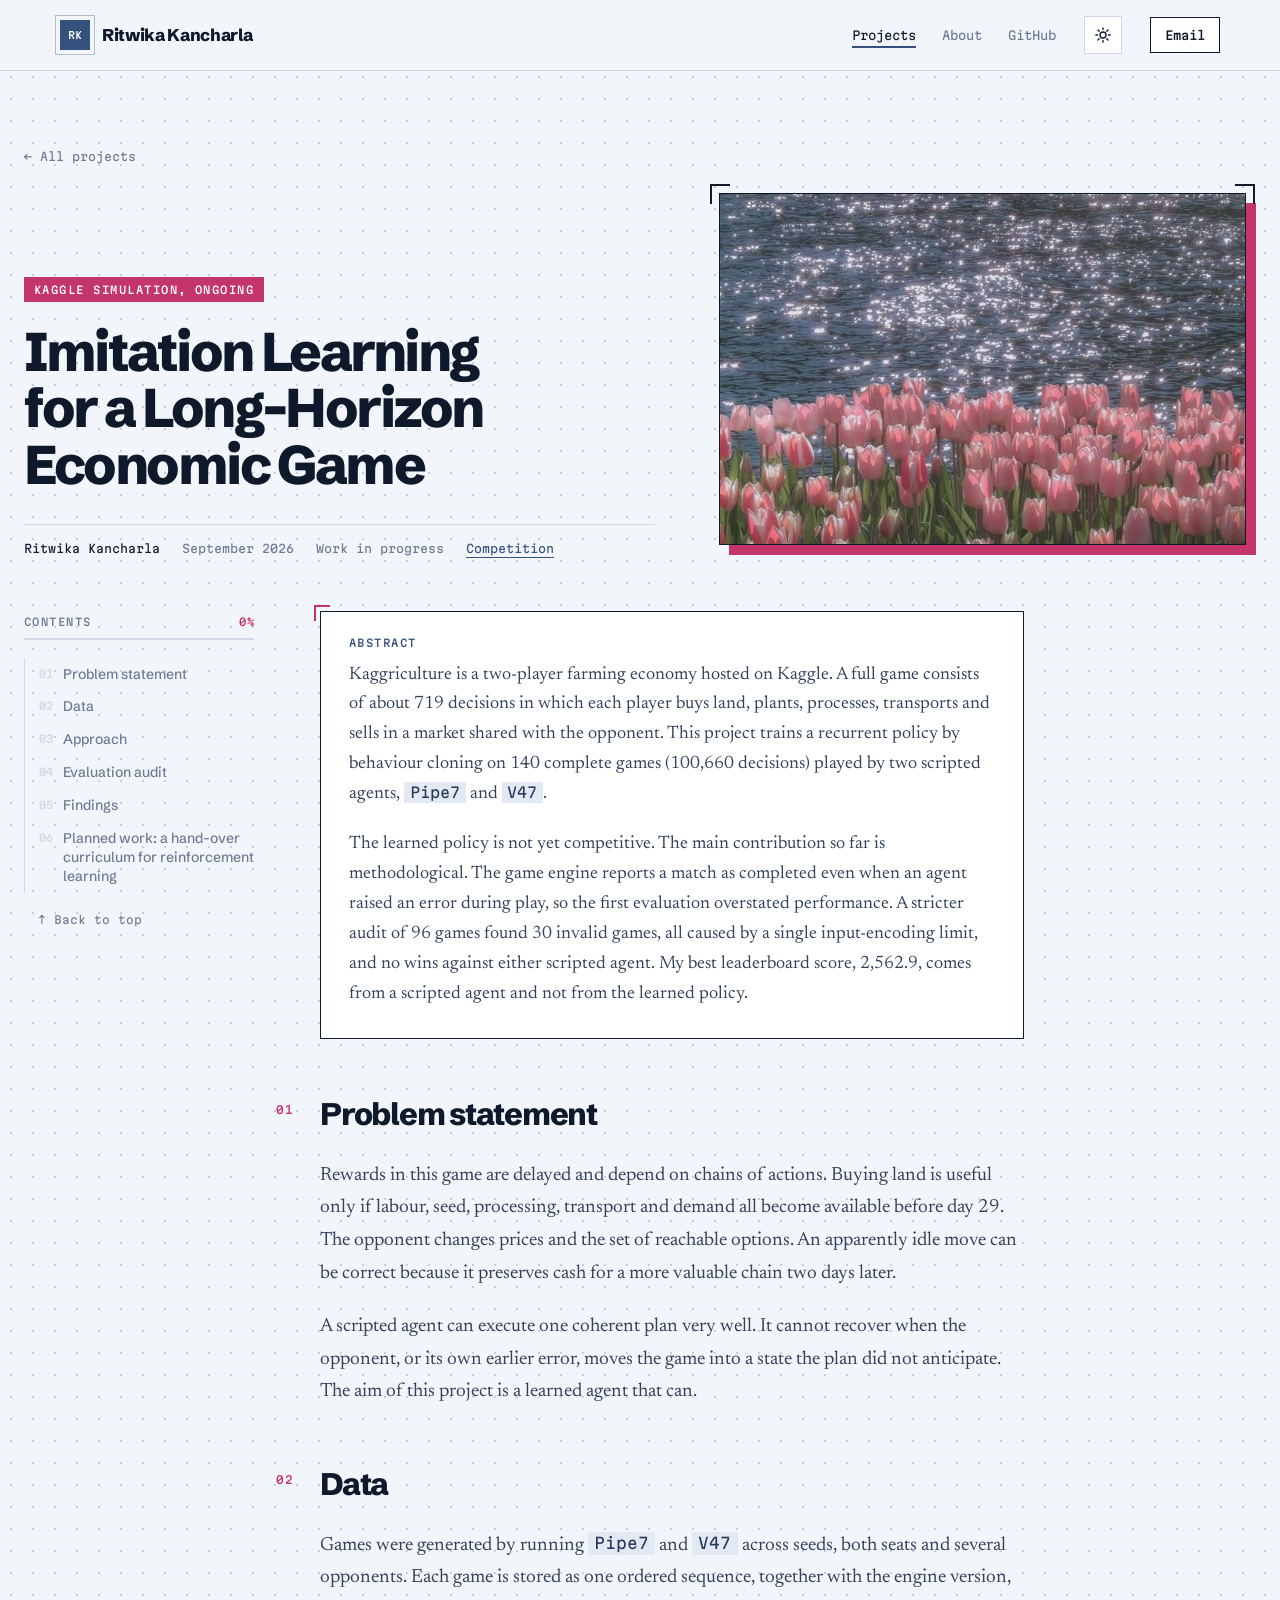
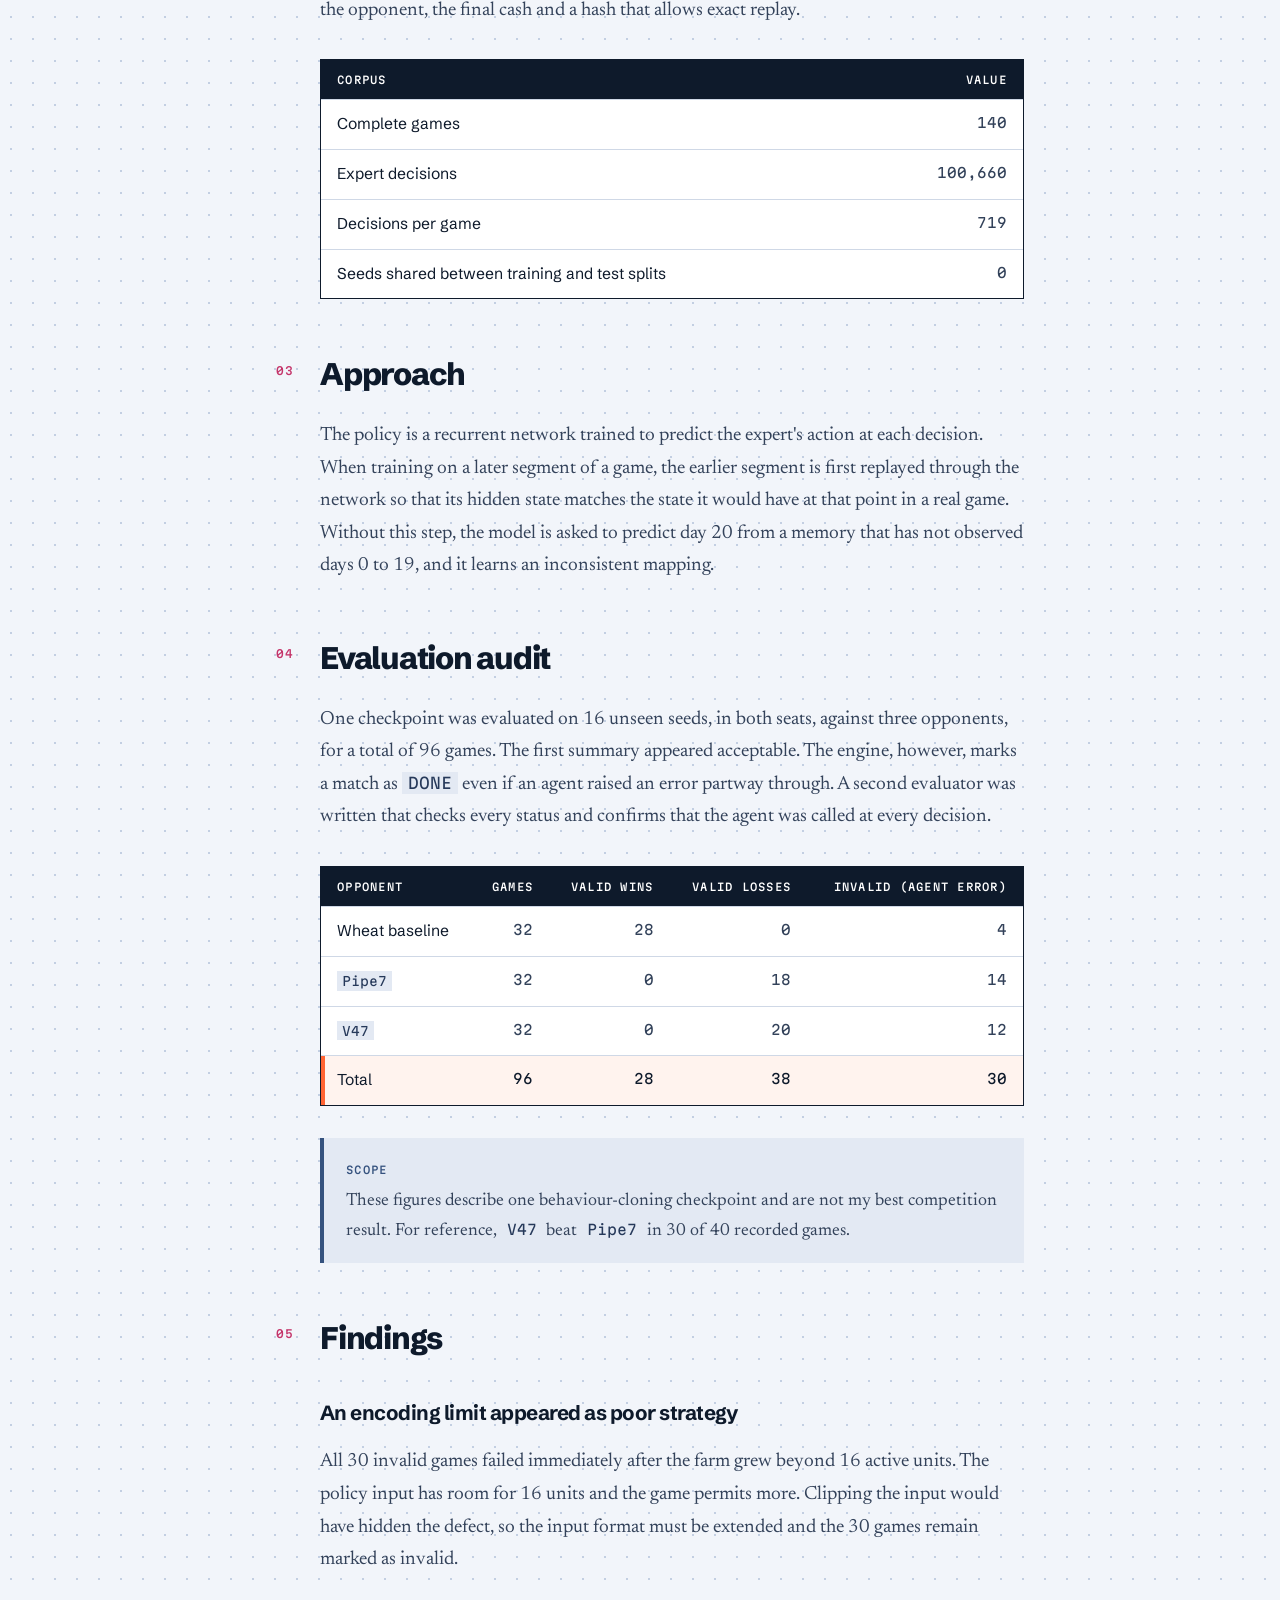
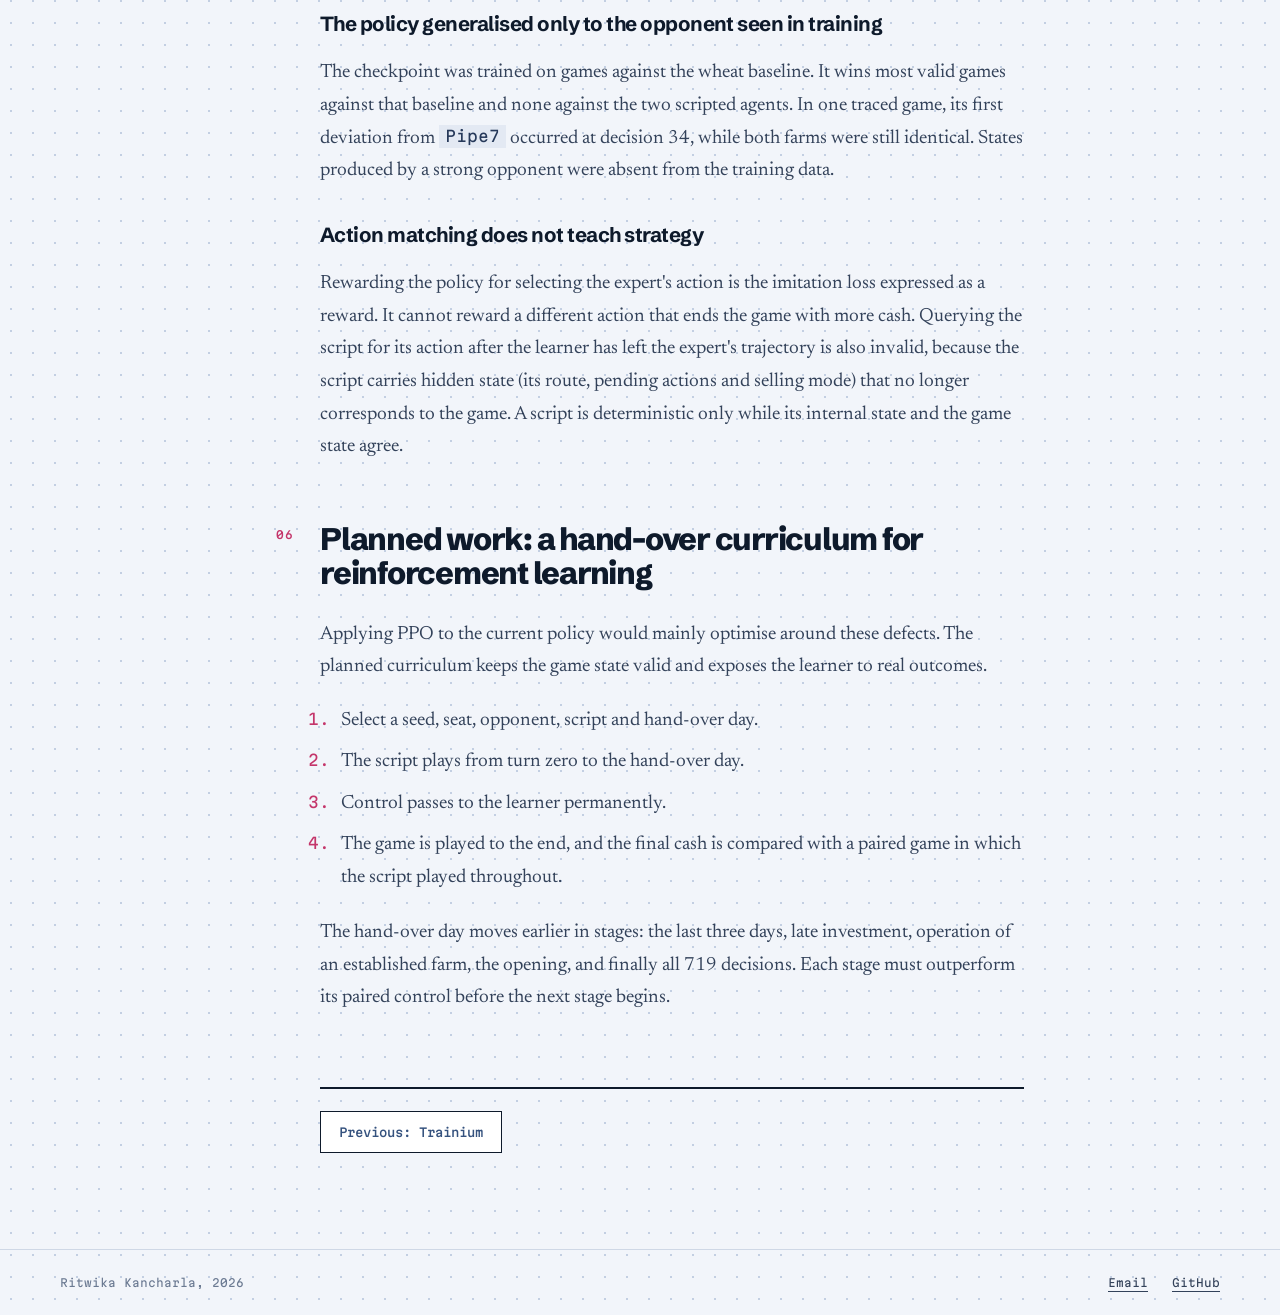
<file: projects/kaggriculture.html>
<!doctype html>
<html lang="en">
<head>
  <meta charset="utf-8">
  <meta name="viewport" content="width=device-width, initial-scale=1">
  <meta name="description" content="Kaggriculture: recurrent behaviour cloning on 100,660 expert decisions, a strict evaluation audit that exposed 30 invalid games, and a curriculum for reinforcement learning.">
  <meta name="theme-color" content="#f2f5fa">
  <title>Imitation Learning for a Long-Horizon Economic Game | Ritwika Kancharla</title>
  <script>try{var t=localStorage.getItem("theme")||(matchMedia("(prefers-color-scheme: dark)").matches?"dark":"light");document.documentElement.dataset.theme=t}catch(e){}</script>
  <link rel="icon" href="../favicon.svg">
  <link rel="preconnect" href="https://fonts.googleapis.com">
  <link rel="preconnect" href="https://fonts.gstatic.com" crossorigin>
  <link href="https://fonts.googleapis.com/css2?family=Martian+Mono:wght@400;500&family=Newsreader:ital,opsz,wght@0,6..72,400;0,6..72,500;0,6..72,600;1,6..72,400&family=Schibsted+Grotesk:wght@400;500;700;800;900&display=swap" rel="stylesheet">
  <link rel="stylesheet" href="../assets/site.css?v=eab29bbd">
</head>
<body id="top">
<header class="site"><div class="bar">
  <a class="brand" href="../index.html"><span class="mark">RK</span><span class="name">Ritwika Kancharla</span></a>
  <nav aria-label="Site">
    <a href="../index.html#projects" class="on">Projects</a>
    <a href="../about.html">About</a>
    <a href="https://github.com/ritwikareddykancharla">GitHub</a>
  </nav>
  <button class="theme" type="button" aria-label="Switch between light and dark theme"><svg class="sun" viewBox="0 0 24 24" aria-hidden="true"><circle cx="12" cy="12" r="4"/><path d="M12 2.5v2.2M12 19.3v2.2M2.5 12h2.2M19.3 12h2.2M5.3 5.3l1.6 1.6M17.1 17.1l1.6 1.6M18.7 5.3l-1.6 1.6M6.9 17.1l-1.6 1.6"/></svg><svg class="moon" viewBox="0 0 24 24" aria-hidden="true"><path d="M20 14.5A8 8 0 0 1 9.5 4a8 8 0 1 0 10.5 10.5z"/></svg></button>
  <a class="btn contact" href="mailto:ritwikareddykancharla@gmail.com">Email</a>
</div></header>

<main><article class="demo" style="--accent:#c4356a"><div class="wrap">
  <a class="crumb" href="../index.html#projects">&larr; All projects</a>
  <header class="post-head">
    <div class="head-text">
      <p class="eyebrow">Kaggle simulation, ongoing</p>
      <h1 class="post-title">Imitation Learning for a Long-Horizon Economic Game</h1>
      <p class="meta"><span>Ritwika Kancharla</span><span>September 2026</span><span>Work in progress</span><span><a href="https://www.kaggle.com/competitions/kaggriculture">Competition</a></span></p>
    </div>
    <figure class="hero-img"><img src="../assets/img/heroes/tulips.jpg" alt="A field of pink tulips in front of sunlit, glittering water." style="object-position:50% 70%"></figure>
    <div class="toc"><a class="chip" href="#problem">1. Problem statement</a><a class="chip" href="#data">2. Data</a><a class="chip" href="#approach">3. Approach</a><a class="chip" href="#evaluation">4. Evaluation audit</a><a class="chip" href="#findings">5. Findings</a><a class="chip" href="#future">6. Planned work: a hand-over curriculum for reinforcement learning</a></div>
  </header>
  <div class="post-grid">
    <aside class="side" aria-label="Contents"><div class="side-in">
      <p class="side-k"><span>Contents</span><span class="side-pct" aria-hidden="true">0%</span></p>
      <div class="side-bar" aria-hidden="true"><i></i></div>
      <ol class="side-list"><i class="side-ind" aria-hidden="true"></i><li><a href="#problem"><span class="sn">01</span><span>Problem statement</span></a></li><li><a href="#data"><span class="sn">02</span><span>Data</span></a></li><li><a href="#approach"><span class="sn">03</span><span>Approach</span></a></li><li><a href="#evaluation"><span class="sn">04</span><span>Evaluation audit</span></a></li><li><a href="#findings"><span class="sn">05</span><span>Findings</span></a><div class="sub"><ol><li><a href="#findings-1">An encoding limit appeared as poor strategy</a></li><li><a href="#findings-2">The policy generalised only to the opponent seen in training</a></li><li><a href="#findings-3">Action matching does not teach strategy</a></li></ol></div></li><li><a href="#future"><span class="sn">06</span><span>Planned work: a hand-over curriculum for reinforcement learning</span></a></li></ol>
      <a class="side-top" href="#top">Back to top</a>
    </div></aside>
    <div class="post-body">
      <div class="tldr"><p class="tk">Abstract</p><p>Kaggriculture is a two-player farming economy hosted on Kaggle. A full game consists of about 719 decisions in which each player buys land, plants, processes, transports and sells in a market shared with the opponent. This project trains a recurrent policy by behaviour cloning on 140 complete games (100,660 decisions) played by two scripted agents, <code>Pipe7</code> and <code>V47</code>.</p>
<p>The learned policy is not yet competitive. The main contribution so far is methodological. The game engine reports a match as completed even when an agent raised an error during play, so the first evaluation overstated performance. A stricter audit of 96 games found 30 invalid games, all caused by a single input-encoding limit, and no wins against either scripted agent. My best leaderboard score, 2,562.9, comes from a scripted agent and not from the learned policy.</p></div>

    <h2 id="problem"><span class="num">01</span>Problem statement</h2>
    <p>Rewards in this game are delayed and depend on chains of actions. Buying land is useful only if labour, seed, processing, transport and demand all become available before day 29. The opponent changes prices and the set of reachable options. An apparently idle move can be correct because it preserves cash for a more valuable chain two days later.</p>
    <p>A scripted agent can execute one coherent plan very well. It cannot recover when the opponent, or its own earlier error, moves the game into a state the plan did not anticipate. The aim of this project is a learned agent that can.</p>

    <h2 id="data"><span class="num">02</span>Data</h2>
    <p>Games were generated by running <code>Pipe7</code> and <code>V47</code> across seeds, both seats and several opponents. Each game is stored as one ordered sequence, together with the engine version, the opponent, the final cash and a hash that allows exact replay.</p>
    <div class="tablewrap"><table>
      <thead><tr><th>Corpus</th><th class="r">Value</th></tr></thead>
      <tbody>
        <tr><td>Complete games</td><td class="r">140</td></tr>
        <tr><td>Expert decisions</td><td class="r">100,660</td></tr>
        <tr><td>Decisions per game</td><td class="r">719</td></tr>
        <tr><td>Seeds shared between training and test splits</td><td class="r">0</td></tr>
      </tbody>
    </table></div>

    <h2 id="approach"><span class="num">03</span>Approach</h2>
    <p>The policy is a recurrent network trained to predict the expert's action at each decision. When training on a later segment of a game, the earlier segment is first replayed through the network so that its hidden state matches the state it would have at that point in a real game. Without this step, the model is asked to predict day 20 from a memory that has not observed days 0 to 19, and it learns an inconsistent mapping.</p>

    <h2 id="evaluation"><span class="num">04</span>Evaluation audit</h2>
    <p>One checkpoint was evaluated on 16 unseen seeds, in both seats, against three opponents, for a total of 96 games. The first summary appeared acceptable. The engine, however, marks a match as <code>DONE</code> even if an agent raised an error partway through. A second evaluator was written that checks every status and confirms that the agent was called at every decision.</p>
    <div class="tablewrap"><table>
      <thead><tr><th>Opponent</th><th class="r">Games</th><th class="r">Valid wins</th><th class="r">Valid losses</th><th class="r">Invalid (agent error)</th></tr></thead>
      <tbody>
        <tr><td>Wheat baseline</td><td class="r">32</td><td class="r">28</td><td class="r">0</td><td class="r">4</td></tr>
        <tr><td><code>Pipe7</code></td><td class="r">32</td><td class="r">0</td><td class="r">18</td><td class="r">14</td></tr>
        <tr><td><code>V47</code></td><td class="r">32</td><td class="r">0</td><td class="r">20</td><td class="r">12</td></tr>
        <tr class="best"><td>Total</td><td class="r">96</td><td class="r">28</td><td class="r">38</td><td class="r">30</td></tr>
      </tbody>
    </table></div>
    <div class="note"><b>Scope</b><p>These figures describe one behaviour-cloning checkpoint and are not my best competition result. For reference, <code>V47</code> beat <code>Pipe7</code> in 30 of 40 recorded games.</p></div>

    <h2 id="findings"><span class="num">05</span>Findings</h2>
    <h3 id="findings-1">An encoding limit appeared as poor strategy</h3>
    <p>All 30 invalid games failed immediately after the farm grew beyond 16 active units. The policy input has room for 16 units and the game permits more. Clipping the input would have hidden the defect, so the input format must be extended and the 30 games remain marked as invalid.</p>
    <h3 id="findings-2">The policy generalised only to the opponent seen in training</h3>
    <p>The checkpoint was trained on games against the wheat baseline. It wins most valid games against that baseline and none against the two scripted agents. In one traced game, its first deviation from <code>Pipe7</code> occurred at decision 34, while both farms were still identical. States produced by a strong opponent were absent from the training data.</p>
    <h3 id="findings-3">Action matching does not teach strategy</h3>
    <p>Rewarding the policy for selecting the expert's action is the imitation loss expressed as a reward. It cannot reward a different action that ends the game with more cash. Querying the script for its action after the learner has left the expert's trajectory is also invalid, because the script carries hidden state (its route, pending actions and selling mode) that no longer corresponds to the game. A script is deterministic only while its internal state and the game state agree.</p>

    <h2 id="future"><span class="num">06</span>Planned work: a hand-over curriculum for reinforcement learning</h2>
    <p>Applying PPO to the current policy would mainly optimise around these defects. The planned curriculum keeps the game state valid and exposes the learner to real outcomes.</p>
    <ol>
      <li>Select a seed, seat, opponent, script and hand-over day.</li>
      <li>The script plays from turn zero to the hand-over day.</li>
      <li>Control passes to the learner permanently.</li>
      <li>The game is played to the end, and the final cash is compared with a paired game in which the script played throughout.</li>
    </ol>
    <p>The hand-over day moves earlier in stages: the last three days, late investment, operation of an established farm, the opening, and finally all 719 decisions. Each stage must outperform its paired control before the next stage begins.</p>

      <div class="next"><a class="btn" href="trainium-of-thought.html">Previous: Trainium</a><span></span></div>
    </div>
  </div>
</div></article></main>
<footer class="site-foot"><div class="wrap">
  <span>Ritwika Kancharla, 2026</span>
  <span><a href="mailto:ritwikareddykancharla@gmail.com">Email</a> &nbsp; <a href="https://github.com/ritwikareddykancharla">GitHub</a></span>
</div></footer>
<a class="totop" href="#top" aria-label="Back to top"><svg viewBox="0 0 48 48" aria-hidden="true"><circle class="ring-bg" cx="24" cy="24" r="21"/><circle class="ring" cx="24" cy="24" r="21"/><path d="M24 31V18M18 23.5l6-6 6 6"/></svg></a>
<script src="../assets/site.js?v=49f078b5" defer></script>
</body>
</html>
</file>
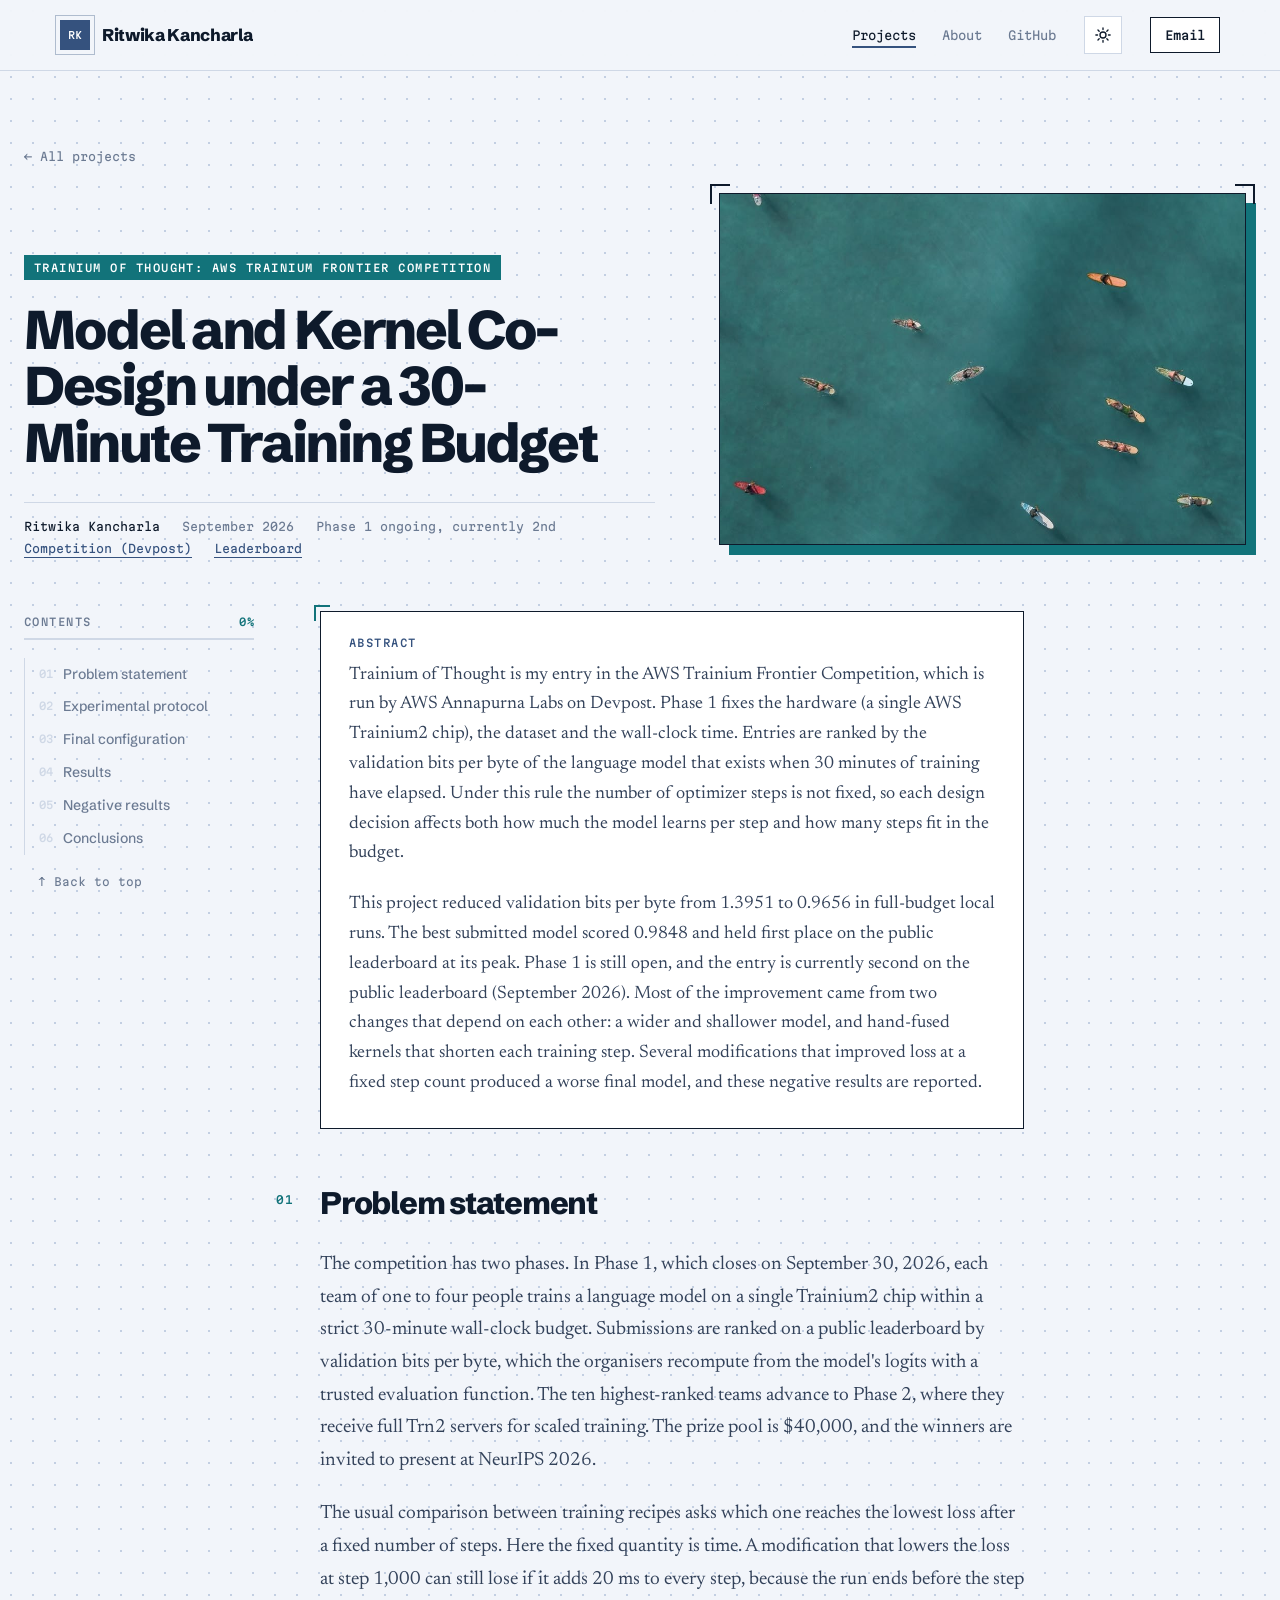
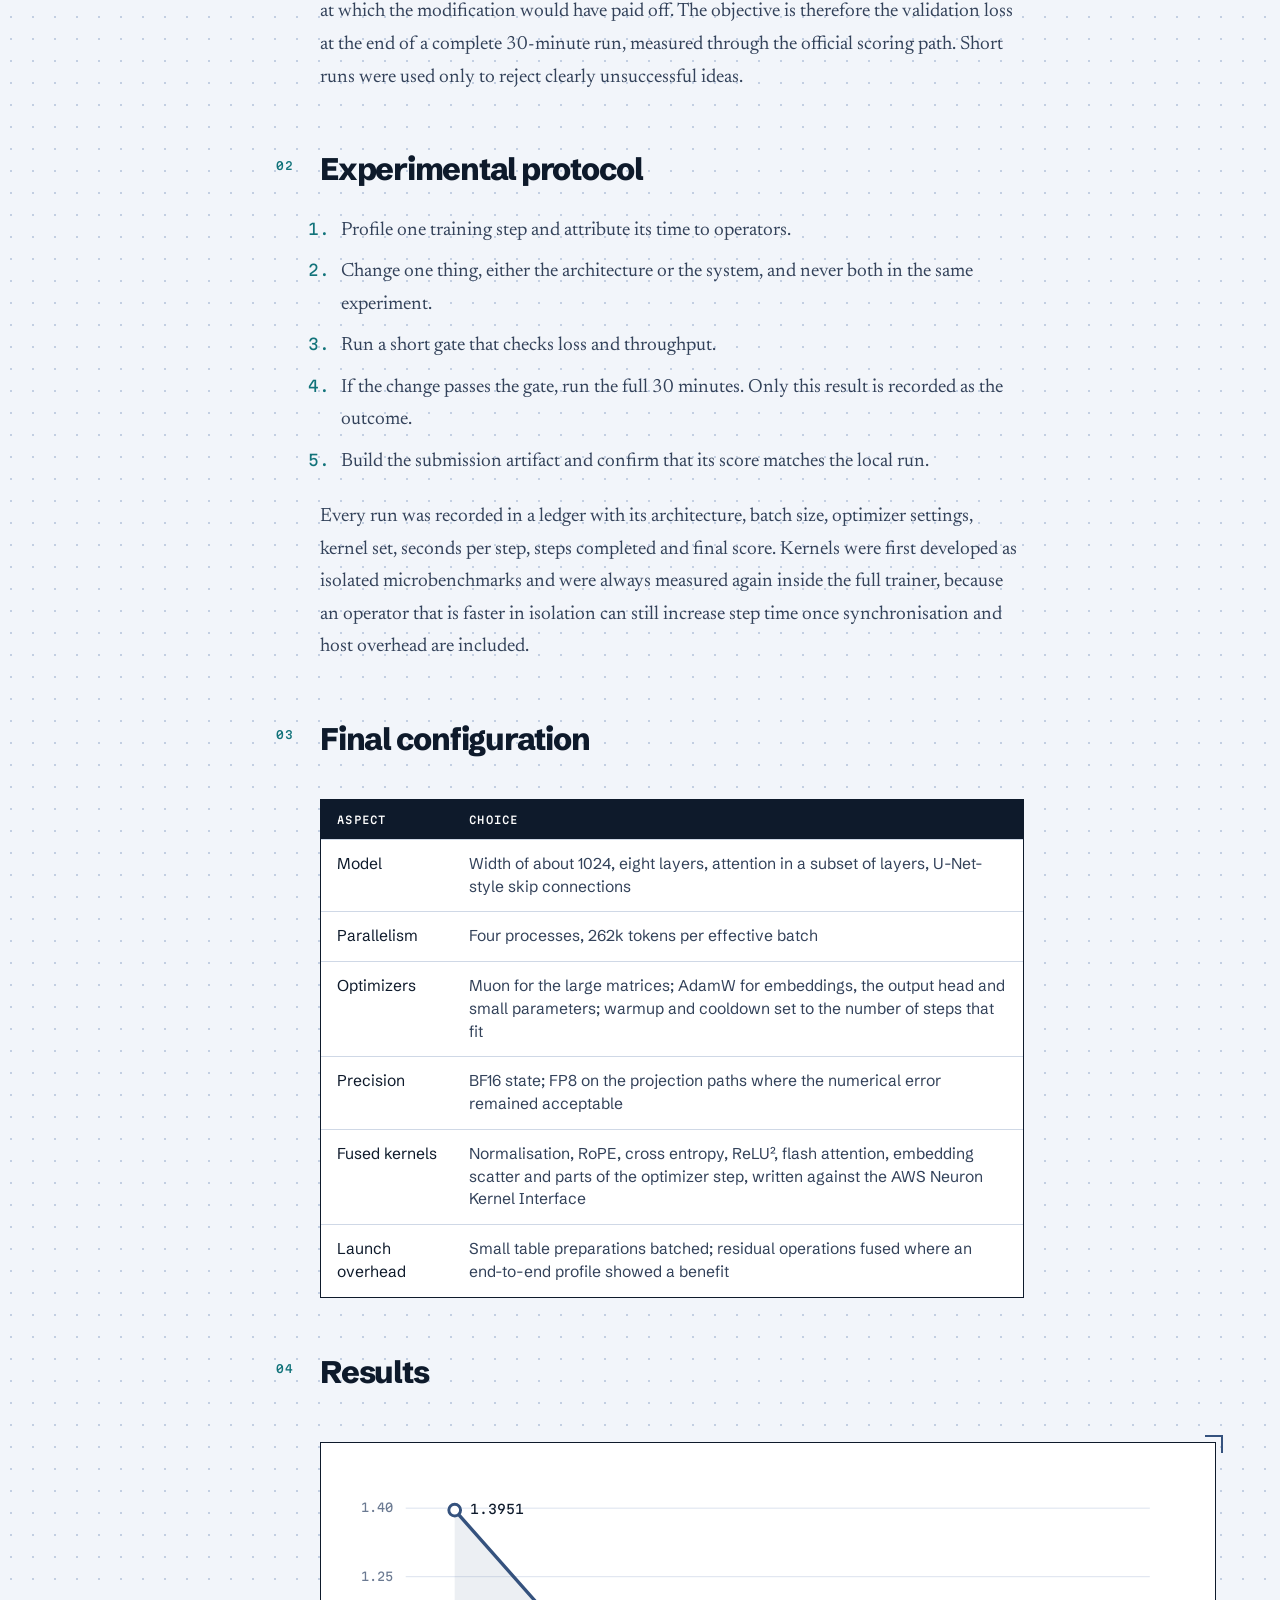
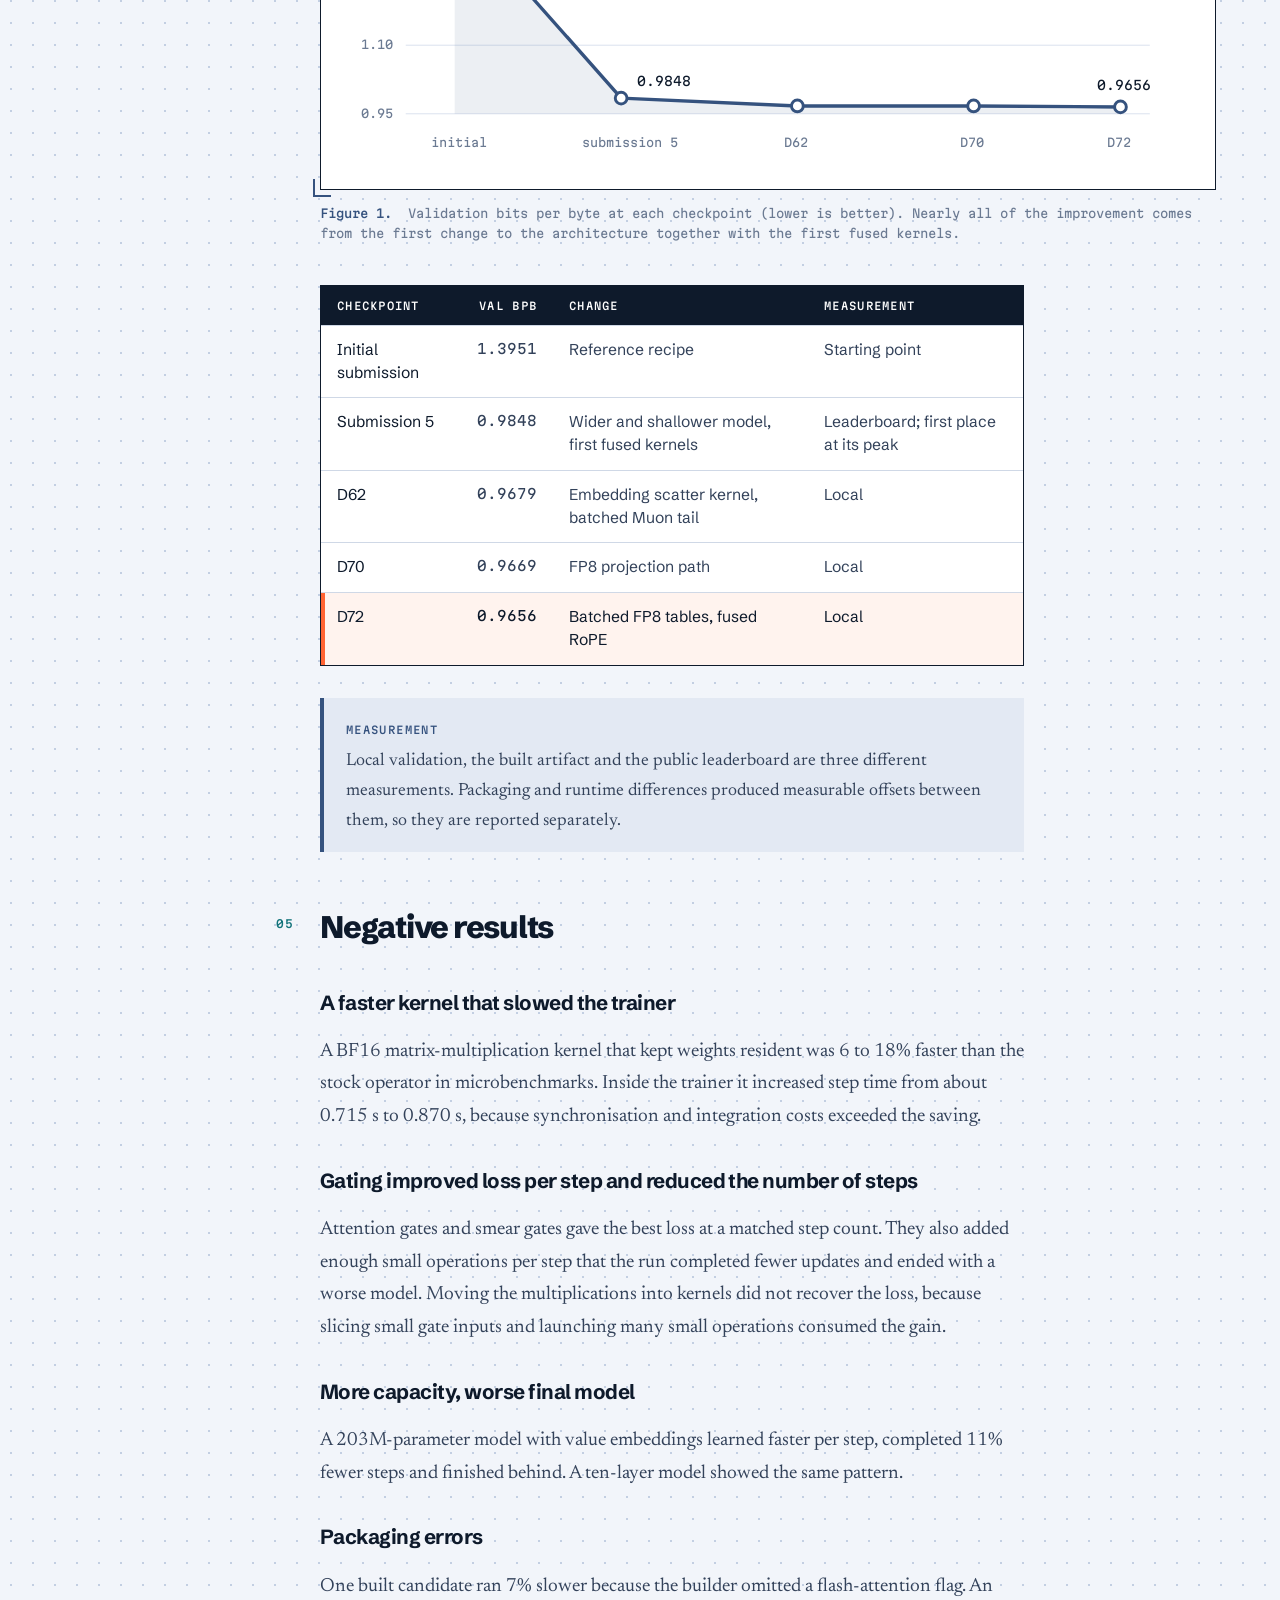
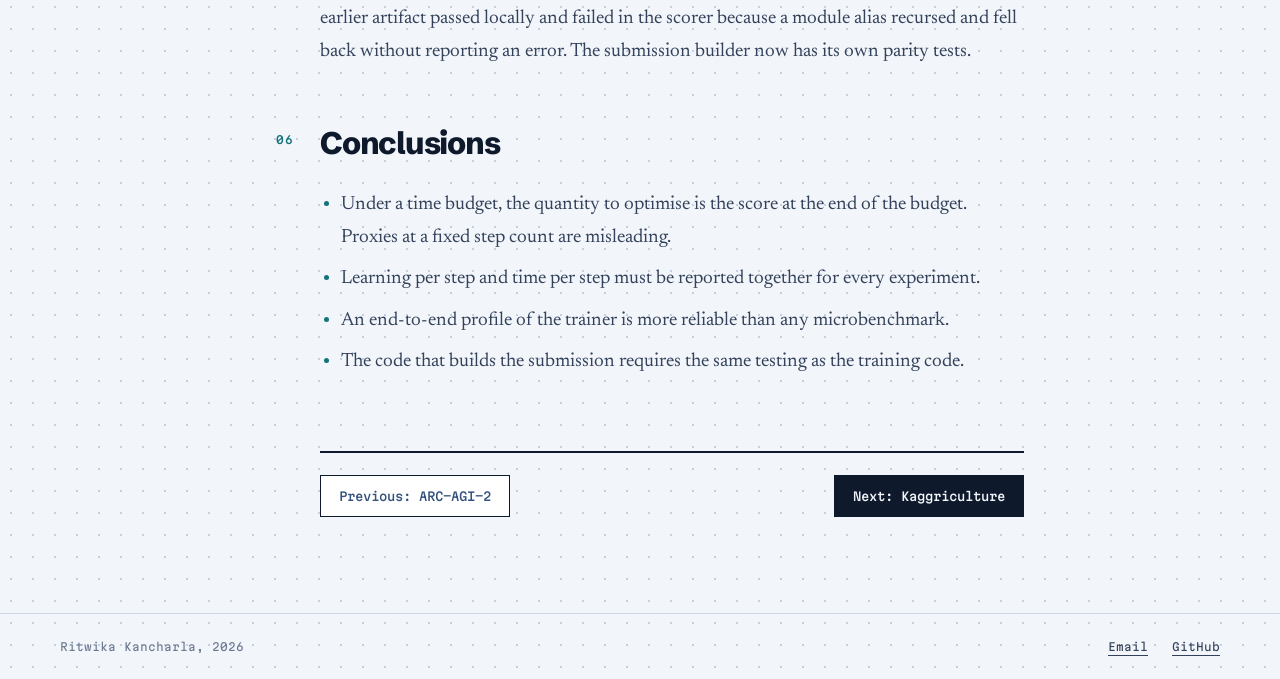
<file: projects/trainium-of-thought.html>
<!doctype html>
<html lang="en">
<head>
  <meta charset="utf-8">
  <meta name="viewport" content="width=device-width, initial-scale=1">
  <meta name="description" content="AWS Trainium Frontier: validation bits per byte reduced from 1.3951 to 0.9656 within a fixed 30-minute training budget through joint changes to the architecture and the kernels.">
  <meta name="theme-color" content="#f2f5fa">
  <title>Model and Kernel Co-Design under a 30-Minute Training Budget | Ritwika Kancharla</title>
  <script>try{var t=localStorage.getItem("theme")||(matchMedia("(prefers-color-scheme: dark)").matches?"dark":"light");document.documentElement.dataset.theme=t}catch(e){}</script>
  <link rel="icon" href="../favicon.svg">
  <link rel="preconnect" href="https://fonts.googleapis.com">
  <link rel="preconnect" href="https://fonts.gstatic.com" crossorigin>
  <link href="https://fonts.googleapis.com/css2?family=Martian+Mono:wght@400;500&family=Newsreader:ital,opsz,wght@0,6..72,400;0,6..72,500;0,6..72,600;1,6..72,400&family=Schibsted+Grotesk:wght@400;500;700;800;900&display=swap" rel="stylesheet">
  <link rel="stylesheet" href="../assets/site.css?v=eab29bbd">
</head>
<body id="top">
<header class="site"><div class="bar">
  <a class="brand" href="../index.html"><span class="mark">RK</span><span class="name">Ritwika Kancharla</span></a>
  <nav aria-label="Site">
    <a href="../index.html#projects" class="on">Projects</a>
    <a href="../about.html">About</a>
    <a href="https://github.com/ritwikareddykancharla">GitHub</a>
  </nav>
  <button class="theme" type="button" aria-label="Switch between light and dark theme"><svg class="sun" viewBox="0 0 24 24" aria-hidden="true"><circle cx="12" cy="12" r="4"/><path d="M12 2.5v2.2M12 19.3v2.2M2.5 12h2.2M19.3 12h2.2M5.3 5.3l1.6 1.6M17.1 17.1l1.6 1.6M18.7 5.3l-1.6 1.6M6.9 17.1l-1.6 1.6"/></svg><svg class="moon" viewBox="0 0 24 24" aria-hidden="true"><path d="M20 14.5A8 8 0 0 1 9.5 4a8 8 0 1 0 10.5 10.5z"/></svg></button>
  <a class="btn contact" href="mailto:ritwikareddykancharla@gmail.com">Email</a>
</div></header>

<main><article class="demo" style="--accent:#12737a"><div class="wrap">
  <a class="crumb" href="../index.html#projects">&larr; All projects</a>
  <header class="post-head">
    <div class="head-text">
      <p class="eyebrow">Trainium of Thought: AWS Trainium Frontier Competition</p>
      <h1 class="post-title">Model and Kernel Co-Design under a 30-Minute Training Budget</h1>
      <p class="meta"><span>Ritwika Kancharla</span><span>September 2026</span><span>Phase 1 ongoing, currently 2nd</span><span><a href="https://trainium-frontier.devpost.com/">Competition (Devpost)</a></span><span><a href="https://d3n62br6wsx257.cloudfront.net">Leaderboard</a></span></p>
    </div>
    <figure class="hero-img"><img src="../assets/img/heroes/surfers.jpg" alt="Surfers on coloured boards seen from directly above, spread across calm teal water." style="object-position:50% 50%"></figure>
    <div class="toc"><a class="chip" href="#problem">1. Problem statement</a><a class="chip" href="#method">2. Experimental protocol</a><a class="chip" href="#config">3. Final configuration</a><a class="chip" href="#results">4. Results</a><a class="chip" href="#negative">5. Negative results</a><a class="chip" href="#conclusions">6. Conclusions</a></div>
  </header>
  <div class="post-grid">
    <aside class="side" aria-label="Contents"><div class="side-in">
      <p class="side-k"><span>Contents</span><span class="side-pct" aria-hidden="true">0%</span></p>
      <div class="side-bar" aria-hidden="true"><i></i></div>
      <ol class="side-list"><i class="side-ind" aria-hidden="true"></i><li><a href="#problem"><span class="sn">01</span><span>Problem statement</span></a></li><li><a href="#method"><span class="sn">02</span><span>Experimental protocol</span></a></li><li><a href="#config"><span class="sn">03</span><span>Final configuration</span></a></li><li><a href="#results"><span class="sn">04</span><span>Results</span></a></li><li><a href="#negative"><span class="sn">05</span><span>Negative results</span></a><div class="sub"><ol><li><a href="#negative-1">A faster kernel that slowed the trainer</a></li><li><a href="#negative-2">Gating improved loss per step and reduced the number of steps</a></li><li><a href="#negative-3">More capacity, worse final model</a></li><li><a href="#negative-4">Packaging errors</a></li></ol></div></li><li><a href="#conclusions"><span class="sn">06</span><span>Conclusions</span></a></li></ol>
      <a class="side-top" href="#top">Back to top</a>
    </div></aside>
    <div class="post-body">
      <div class="tldr"><p class="tk">Abstract</p><p>Trainium of Thought is my entry in the AWS Trainium Frontier Competition, which is run by AWS Annapurna Labs on Devpost. Phase 1 fixes the hardware (a single AWS Trainium2 chip), the dataset and the wall-clock time. Entries are ranked by the validation bits per byte of the language model that exists when 30 minutes of training have elapsed. Under this rule the number of optimizer steps is not fixed, so each design decision affects both how much the model learns per step and how many steps fit in the budget.</p>
<p>This project reduced validation bits per byte from 1.3951 to 0.9656 in full-budget local runs. The best submitted model scored 0.9848 and held first place on the public leaderboard at its peak. Phase 1 is still open, and the entry is currently second on the public leaderboard (September 2026). Most of the improvement came from two changes that depend on each other: a wider and shallower model, and hand-fused kernels that shorten each training step. Several modifications that improved loss at a fixed step count produced a worse final model, and these negative results are reported.</p></div>

    <h2 id="problem"><span class="num">01</span>Problem statement</h2>
    <p>The competition has two phases. In Phase 1, which closes on September 30, 2026, each team of one to four people trains a language model on a single Trainium2 chip within a strict 30-minute wall-clock budget. Submissions are ranked on a public leaderboard by validation bits per byte, which the organisers recompute from the model's logits with a trusted evaluation function. The ten highest-ranked teams advance to Phase 2, where they receive full Trn2 servers for scaled training. The prize pool is $40,000, and the winners are invited to present at NeurIPS 2026.</p>
    <p>The usual comparison between training recipes asks which one reaches the lowest loss after a fixed number of steps. Here the fixed quantity is time. A modification that lowers the loss at step 1,000 can still lose if it adds 20 ms to every step, because the run ends before the step at which the modification would have paid off. The objective is therefore the validation loss at the end of a complete 30-minute run, measured through the official scoring path. Short runs were used only to reject clearly unsuccessful ideas.</p>

    <h2 id="method"><span class="num">02</span>Experimental protocol</h2>
    <ol>
      <li>Profile one training step and attribute its time to operators.</li>
      <li>Change one thing, either the architecture or the system, and never both in the same experiment.</li>
      <li>Run a short gate that checks loss and throughput.</li>
      <li>If the change passes the gate, run the full 30 minutes. Only this result is recorded as the outcome.</li>
      <li>Build the submission artifact and confirm that its score matches the local run.</li>
    </ol>
    <p>Every run was recorded in a ledger with its architecture, batch size, optimizer settings, kernel set, seconds per step, steps completed and final score. Kernels were first developed as isolated microbenchmarks and were always measured again inside the full trainer, because an operator that is faster in isolation can still increase step time once synchronisation and host overhead are included.</p>

    <h2 id="config"><span class="num">03</span>Final configuration</h2>
    <div class="tablewrap"><table>
      <thead><tr><th>Aspect</th><th>Choice</th></tr></thead>
      <tbody>
        <tr><td>Model</td><td>Width of about 1024, eight layers, attention in a subset of layers, U-Net-style skip connections</td></tr>
        <tr><td>Parallelism</td><td>Four processes, 262k tokens per effective batch</td></tr>
        <tr><td>Optimizers</td><td>Muon for the large matrices; AdamW for embeddings, the output head and small parameters; warmup and cooldown set to the number of steps that fit</td></tr>
        <tr><td>Precision</td><td>BF16 state; FP8 on the projection paths where the numerical error remained acceptable</td></tr>
        <tr><td>Fused kernels</td><td>Normalisation, RoPE, cross entropy, ReLU&sup2;, flash attention, embedding scatter and parts of the optimizer step, written against the AWS Neuron Kernel Interface</td></tr>
        <tr><td>Launch overhead</td><td>Small table preparations batched; residual operations fused where an end-to-end profile showed a benefit</td></tr>
      </tbody>
    </table></div>

    <h2 id="results"><span class="num">04</span>Results</h2>
    <figure class="fig"><div class="plate"><svg viewBox="0 0 860 300" role="img" aria-label="Validation bits per byte at five checkpoints, falling from 1.3951 to 0.9656">
<g stroke="var(--chart-grid)" stroke-width="1"><line x1="60" y1="40" x2="820" y2="40"/><line x1="60" y1="110" x2="820" y2="110"/><line x1="60" y1="180" x2="820" y2="180"/><line x1="60" y1="250" x2="820" y2="250"/></g>
<g font-family="var(--mono)" font-size="12" fill="var(--chart-text)"><text x="14" y="44">1.40</text><text x="14" y="114">1.25</text><text x="14" y="184">1.10</text><text x="14" y="254">0.95</text><text x="86" y="284">initial</text><text x="240" y="284">submission 5</text><text x="446" y="284">D62</text><text x="626" y="284">D70</text><text x="776" y="284">D72</text></g>
<path d="M110,42 L280,234 L460,242 L640,242 L790,243 L790,250 L110,250 Z" fill="var(--chart-fill)"/>
<polyline points="110,42 280,234 460,242 640,242 790,243" fill="none" stroke="var(--chart-line)" stroke-width="3.5" stroke-linejoin="round" stroke-linecap="round"/>
<g fill="var(--chart-dot)" stroke="var(--chart-line)" stroke-width="3"><circle cx="110" cy="42" r="6"/><circle cx="280" cy="234" r="6"/><circle cx="460" cy="242" r="6"/><circle cx="640" cy="242" r="6"/><circle cx="790" cy="243" r="6"/></g>
<g font-family="var(--mono)" font-size="13" fill="var(--chart-label)"><text x="126" y="46">1.3951</text><text x="296" y="222">0.9848</text><text x="766" y="226">0.9656</text></g></svg></div>
    <figcaption><b>Figure 1.</b> Validation bits per byte at each checkpoint (lower is better). Nearly all of the improvement comes from the first change to the architecture together with the first fused kernels.</figcaption></figure>
    <div class="tablewrap"><table>
      <thead><tr><th>Checkpoint</th><th class="r">val bpb</th><th>Change</th><th>Measurement</th></tr></thead>
      <tbody>
        <tr><td>Initial submission</td><td class="r">1.3951</td><td>Reference recipe</td><td>Starting point</td></tr>
        <tr><td>Submission 5</td><td class="r">0.9848</td><td>Wider and shallower model, first fused kernels</td><td>Leaderboard; first place at its peak</td></tr>
        <tr><td>D62</td><td class="r">0.9679</td><td>Embedding scatter kernel, batched Muon tail</td><td>Local</td></tr>
        <tr><td>D70</td><td class="r">0.9669</td><td>FP8 projection path</td><td>Local</td></tr>
        <tr class="best"><td>D72</td><td class="r">0.9656</td><td>Batched FP8 tables, fused RoPE</td><td>Local</td></tr>
      </tbody>
    </table></div>
    <div class="note"><b>Measurement</b><p>Local validation, the built artifact and the public leaderboard are three different measurements. Packaging and runtime differences produced measurable offsets between them, so they are reported separately.</p></div>

    <h2 id="negative"><span class="num">05</span>Negative results</h2>
    <h3 id="negative-1">A faster kernel that slowed the trainer</h3>
    <p>A BF16 matrix-multiplication kernel that kept weights resident was 6 to 18% faster than the stock operator in microbenchmarks. Inside the trainer it increased step time from about 0.715 s to 0.870 s, because synchronisation and integration costs exceeded the saving.</p>
    <h3 id="negative-2">Gating improved loss per step and reduced the number of steps</h3>
    <p>Attention gates and smear gates gave the best loss at a matched step count. They also added enough small operations per step that the run completed fewer updates and ended with a worse model. Moving the multiplications into kernels did not recover the loss, because slicing small gate inputs and launching many small operations consumed the gain.</p>
    <h3 id="negative-3">More capacity, worse final model</h3>
    <p>A 203M-parameter model with value embeddings learned faster per step, completed 11% fewer steps and finished behind. A ten-layer model showed the same pattern.</p>
    <h3 id="negative-4">Packaging errors</h3>
    <p>One built candidate ran 7% slower because the builder omitted a flash-attention flag. An earlier artifact passed locally and failed in the scorer because a module alias recursed and fell back without reporting an error. The submission builder now has its own parity tests.</p>

    <h2 id="conclusions"><span class="num">06</span>Conclusions</h2>
    <ul>
      <li>Under a time budget, the quantity to optimise is the score at the end of the budget. Proxies at a fixed step count are misleading.</li>
      <li>Learning per step and time per step must be reported together for every experiment.</li>
      <li>An end-to-end profile of the trainer is more reliable than any microbenchmark.</li>
      <li>The code that builds the submission requires the same testing as the training code.</li>
    </ul>

      <div class="next"><a class="btn" href="arc-agi-2.html">Previous: ARC-AGI-2</a><a class="btn primary" href="kaggriculture.html">Next: Kaggriculture</a></div>
    </div>
  </div>
</div></article></main>
<footer class="site-foot"><div class="wrap">
  <span>Ritwika Kancharla, 2026</span>
  <span><a href="mailto:ritwikareddykancharla@gmail.com">Email</a> &nbsp; <a href="https://github.com/ritwikareddykancharla">GitHub</a></span>
</div></footer>
<a class="totop" href="#top" aria-label="Back to top"><svg viewBox="0 0 48 48" aria-hidden="true"><circle class="ring-bg" cx="24" cy="24" r="21"/><circle class="ring" cx="24" cy="24" r="21"/><path d="M24 31V18M18 23.5l6-6 6 6"/></svg></a>
<script src="../assets/site.js?v=49f078b5" defer></script>
</body>
</html>
</file>
<file: assets/site.css>
/* Blueprint: cool dotted paper, navy ink, one orange signal colour, and an accent blue (--cobalt) sampled from the
   woodblock print of the sleeping cat in the contact band.
   Schibsted Grotesk for headings, Newsreader for reading, Martian Mono for labels and numbers. */

:root {
  --paper: #f2f5fa; --card: #ffffff; --ink: #0e1a2b; --body: #33425a; --soft: #6b7a92; --rule: #cfd8e6;
  --cobalt: #35527e; --cobalt-soft: #e3e9f3; --signal: #ff6433; --signal-soft: #fff3ee;
  --dot: #c3cfe2; --header: rgba(242, 245, 250, .88); --block: #0e1a2b; --on-block: #ffffff; --pre-ink: #d6e0f5; --code-ink: #26395a;
  --bad: #d4301a; --ok: #0c8a4d; --media: #151a24;
  --display: "Schibsted Grotesk", system-ui, sans-serif;
  --read: "Newsreader", Georgia, serif;
  --mono: "Martian Mono", ui-monospace, Menlo, monospace;
  --off: clamp(0px, 12vw, 11rem);   /* left offset of the reading column on a post */
  --chart-grid: #dbe2ee; --chart-text: #6b7a92; --chart-fill: rgba(53, 82, 126, .09);
  --chart-line: #35527e; --chart-dot: #fff; --chart-label: #0e1a2b;
}

/* dark theme: set by the toggle in the header (data-theme on <html>, remembered in localStorage) */
:root[data-theme="dark"] {
  color-scheme: dark;
  --paper: #151515; --card: #1d1d1d; --ink: #f1f1f1; --body: #bdbdbd; --soft: #8b8b8b; --rule: #303030;
  --cobalt: #8fb0e6; --cobalt-soft: rgba(143, 176, 230, .15); --signal: #ff8a5c; --signal-soft: rgba(255, 138, 92, .12);
  --dot: #262626; --header: rgba(21, 21, 21, .86); --block: #262626; --on-block: #f1f1f1; --media: #0e0e0e; --pre-ink: #d6e0f5; --code-ink: #c5d6f3;
  --bad: #ff7a66; --ok: #4fd19a;
  --chart-grid: #303030; --chart-text: #8b8b8b; --chart-fill: rgba(143, 176, 230, .13); --chart-line: #8fb0e6; --chart-dot: #1d1d1d; --chart-label: #f1f1f1;
}
:root[data-theme="dark"] .demo, :root[data-theme="dark"] .hero { --accent-text: color-mix(in srgb, var(--accent) 45%, #ffffff); }
:root[data-theme="dark"] pre { background: #0d0d0d; border: 1px solid var(--rule); box-shadow: 6px 6px 0 var(--cobalt-soft); }
:root[data-theme="dark"] .hero-img img, :root[data-theme="dark"] .thumb img, :root[data-theme="dark"] .reach img { filter: brightness(.92); }
:root[data-theme="dark"] .btn:hover, :root[data-theme="dark"] .feature:hover, :root[data-theme="dark"] .totop { box-shadow: 4px 4px 0 var(--cobalt); }

* { box-sizing: border-box; }
html { -webkit-text-size-adjust: 100%; }
body {
  transition: background-color .35s ease, color .35s ease;
  margin: 0; color: var(--ink); font: 400 17px/1.6 var(--display); -webkit-font-smoothing: antialiased;
  background: radial-gradient(circle, var(--dot) 1px, transparent 1.2px) 0 0/22px 22px, var(--paper);
}
a { color: inherit; }
a:focus-visible { outline: 2px solid var(--cobalt); outline-offset: 3px; }
::selection { background: var(--cobalt); color: #fff; }
.wrap, .bar, .hero-in { width: min(1160px, 100% - 48px); margin: 0 auto; }
[id] { scroll-margin-top: 92px; }

/* ---------------------------------------------------------------- header */
.site { position: sticky; top: 0; z-index: 9; background: var(--header); backdrop-filter: blur(14px); border-bottom: 1px solid var(--rule); }
.bar { display: flex; align-items: center; gap: 28px; height: 70px; }
.brand { display: flex; align-items: center; gap: 12px; text-decoration: none; font-weight: 800; letter-spacing: -.02em; }
.mark { width: 30px; height: 30px; display: grid; place-items: center; font: 500 10px var(--mono); color: #fff; background: var(--cobalt); position: relative; }
.mark::after { content: ""; position: absolute; inset: -5px; border: 1px solid var(--cobalt); opacity: .35; }
.site nav { display: flex; gap: 26px; margin-left: auto; font: 400 12px var(--mono); }
.site nav a { text-decoration: none; color: var(--soft); padding: 6px 0; background: linear-gradient(var(--cobalt), var(--cobalt)) 0 100%/0 2px no-repeat; transition: background-size .25s ease, color .2s; }
.site nav a:hover, .site nav a.on { color: var(--ink); background-size: 100% 2px; }

.btn { display: inline-flex; align-items: center; gap: 10px; font: 500 12px var(--mono); text-decoration: none; padding: 13px 18px; border: 1px solid var(--ink); background: var(--card); transition: transform .2s, box-shadow .2s; }
.btn:hover { transform: translate(-2px, -2px); box-shadow: 4px 4px 0 var(--cobalt); }
.btn.primary { background: var(--ink); color: var(--paper); }
.btn.contact { padding: 10px 14px; }
.theme { width: 38px; height: 38px; display: grid; place-items: center; padding: 0; border: 1px solid var(--rule); background: var(--card); color: var(--ink); cursor: pointer; transition: transform .2s, box-shadow .2s, border-color .2s; }
.theme:hover { transform: translate(-2px, -2px); box-shadow: 4px 4px 0 var(--cobalt); border-color: var(--ink); }
.theme svg { width: 18px; height: 18px; fill: none; stroke: currentColor; stroke-width: 1.8; stroke-linecap: round; stroke-linejoin: round; transition: transform .5s cubic-bezier(.3, 1.4, .5, 1); }
.theme:active svg { transform: rotate(40deg) scale(.85); }
.theme .moon, :root[data-theme="dark"] .theme .sun { display: none; }
:root[data-theme="dark"] .theme .moon { display: block; }

/* ---------------------------------------------------------------- home: hero */
.hero { --accent: var(--signal); --accent-text: var(--accent); padding: 60px 0 64px; border-bottom: 1px solid var(--rule); }
.hero.about { padding: 76px 0 84px; }
.hero-in { display: grid; grid-template-columns: minmax(0, 1.12fr) minmax(0, .88fr); gap: 72px; align-items: center; }
.hero.about .hero-in { align-items: start; }
.about-side { display: flex; flex-direction: column; gap: 40px; }
.kicker { display: inline-flex; align-items: center; gap: 10px; margin: 0 0 26px; font: 400 11.5px var(--mono); color: var(--soft); text-transform: uppercase; letter-spacing: .12em; }
.kicker i { width: 9px; height: 9px; background: var(--signal); }
.hero h1 { margin: 0; font-size: clamp(1.8rem, 2.9vw, 2.45rem); line-height: 1.08; letter-spacing: -.045em; font-weight: 800; text-wrap: balance; }
.lede { margin: 24px 0 0; max-width: 34em; font: 400 1.38rem/1.55 var(--read); color: var(--body); }
.lede strong { font-weight: 600; color: var(--ink); }
.lede a { color: var(--ink); text-decoration-color: var(--cobalt); text-decoration-thickness: 2px; text-underline-offset: 4px; transition: color .2s; }
.lede a:hover { color: var(--cobalt); }
.lede + .lede { margin-top: 14px; }
.actions { display: flex; gap: 12px; flex-wrap: wrap; margin-top: 34px; }
.stats { display: grid; grid-template-columns: repeat(3, minmax(0, 1fr)); margin-top: 56px; border-top: 2px solid var(--ink); }
.stats a { display: flex; flex-direction: column; gap: 8px; padding: 22px 28px 4px; text-decoration: none; border-left: 1px dashed var(--rule); transition: background .25s; }
.stats a:nth-child(3n + 1) { padding-left: 0; border-left: 0; }
.stats a:nth-child(n + 4) { margin-top: 18px; padding-top: 22px; border-top: 1px dashed var(--rule); }
.stats b { font-size: clamp(1.25rem, 1.9vw, 1.6rem); line-height: 1.05; letter-spacing: -.04em; font-weight: 800; background: linear-gradient(var(--cobalt), var(--cobalt)) 0 100%/0 3px no-repeat; transition: background-size .3s; align-self: flex-start; padding-bottom: 3px; }
.stats a:hover b { background-size: 100% 3px; }
.stats span { font: 400 11.5px/1.6 var(--mono); color: var(--soft); max-width: 30em; }

.now { position: relative; background: var(--card); border: 1px solid var(--ink); padding: 22px 24px 8px; }
.now::before, .now::after { content: ""; position: absolute; width: 14px; height: 14px; border: 2px solid var(--signal); }
.now::before { top: -7px; left: -7px; border-right: 0; border-bottom: 0; }
.now::after { bottom: -7px; right: -7px; border-left: 0; border-top: 0; }
.now-k { margin: 0 0 14px; font: 500 10.5px var(--mono); letter-spacing: .14em; text-transform: uppercase; color: var(--cobalt); }
.now ul { list-style: none; margin: 0; padding: 0; }
.now li { padding: 13px 0; border-top: 1px dashed var(--rule); }
.now b { display: block; font-weight: 700; }
.now a { display: block; text-decoration: none; transition: transform .25s cubic-bezier(.2, .7, .2, 1); }
.now a b { display: inline; background: linear-gradient(var(--cobalt), var(--cobalt)) 0 100%/0 2px no-repeat; transition: background-size .3s; padding-bottom: 2px; }
.now a b::after { content: " \2192"; color: var(--cobalt); font-weight: 500; }
.now a span { display: block; }
.now a:hover { transform: translateX(4px); }
.now a:hover b { background-size: 100% 2px; }
.now span { font: 400 12px/1.55 var(--mono); color: var(--soft); }

/* ---------------------------------------------------------------- home: sections */
.sec { padding: 72px 0 0; }
.sec:last-of-type { padding-bottom: 96px; }
.sec-head { display: grid; grid-template-columns: minmax(0, 1fr) minmax(0, 1.2fr); gap: 12px 48px; align-items: end; margin-bottom: 34px; padding-bottom: 18px; border-bottom: 2px solid var(--ink); }
.sec-head h2 { margin: 0; font-size: 2.2rem; line-height: 1.05; letter-spacing: -.04em; font-weight: 800; }
.sec-head p { margin: 0; font: 400 1.08rem/1.5 var(--read); color: var(--body); }

.features { display: grid; grid-template-columns: repeat(2, minmax(0, 1fr)); gap: 28px; }
.feature { display: flex; flex-direction: column; text-decoration: none; background: var(--card); border: 1px solid var(--ink); transition: transform .2s, box-shadow .2s; }
.feature:hover { transform: translate(-3px, -3px); box-shadow: 6px 6px 0 var(--cobalt); }
.media { display: flex; justify-content: center; align-items: center; gap: 14px; height: 300px; padding: 22px; background: var(--media); border-bottom: 1px solid var(--ink); }
.media img { flex: 0 1 auto; min-width: 0; width: auto; height: auto; max-height: 100%; max-width: calc(50% - 7px); image-rendering: pixelated; }
.feature-body { display: flex; flex-direction: column; gap: 12px; padding: 26px 28px 28px; flex: 1; }
.pm { display: flex; flex-wrap: wrap; gap: 6px 14px; font: 400 11px var(--mono); color: var(--soft); }
.pm em { font-style: normal; }
.pm em.live { color: var(--signal); }
.feature h3, .row h3 { margin: 0; font-size: 1.55rem; line-height: 1.12; letter-spacing: -.035em; font-weight: 800; }
.feature h3 span, .row h3 a { background: linear-gradient(var(--cobalt), var(--cobalt)) 0 100%/0 3px no-repeat; transition: background-size .3s; padding-bottom: 3px; text-decoration: none; }
.feature:hover h3 span, .row:hover h3 a { background-size: 100% 3px; }
.feature p, .row p { margin: 0; font: 400 1.08rem/1.55 var(--read); color: var(--body); }
.result { margin-top: auto; padding-top: 14px; border-top: 1px dashed var(--rule); font: 400 11.5px/1.6 var(--mono); color: var(--soft); }
.result b { color: var(--ink); font-weight: 500; }

.rows { margin-top: 28px; }
.row { display: grid; grid-template-columns: 190px minmax(0, 1fr) 240px; gap: 12px 36px; padding: 30px 0; border-top: 1px solid var(--rule); }
.row:last-child { border-bottom: 1px solid var(--rule); }
.row .row-side { display: flex; flex-direction: column; gap: 12px; }
.thumb { display: block; line-height: 0; border: 1px solid var(--ink); transition: transform .2s, box-shadow .2s; }
.thumb img { display: block; width: 100%; height: auto; aspect-ratio: 3 / 2; object-fit: cover; }
.row:hover .thumb { transform: translate(-2px, -2px); box-shadow: 4px 4px 0 var(--cobalt); }
.row .pm { flex-direction: row; gap: 4px 12px; }
.row .main { display: flex; flex-direction: column; gap: 10px; }
.row .result { margin: 0; padding: 4px 0 0 20px; border-top: 0; border-left: 1px dashed var(--rule); }

.pubs { list-style: none; margin: 0; padding: 0; counter-reset: pub; }
.pubs li { counter-increment: pub; display: grid; grid-template-columns: 150px minmax(0, 1fr); gap: 8px 36px; padding: 24px 0; border-top: 1px solid var(--rule); }
.pubs li:last-child { border-bottom: 1px solid var(--rule); }
.pubs li::before { content: "[" counter(pub) "]"; font: 500 11px var(--mono); color: var(--signal); padding-top: 6px; }
.pubs .t { font-weight: 700; font-size: 1.15rem; line-height: 1.3; letter-spacing: -.02em; }
.pubs .m { margin-top: 6px; font: 400 1.02rem/1.5 var(--read); color: var(--body); }
.pubs .l { display: flex; flex-wrap: wrap; gap: 8px; margin-top: 12px; }
.chip { font: 400 11px var(--mono); text-decoration: none; padding: 5px 10px; border: 1px solid var(--rule); background: var(--card); color: var(--body); transition: border-color .2s, color .2s; }
a.chip:hover { border-color: var(--cobalt); color: var(--cobalt); }

.cv { display: grid; grid-template-columns: repeat(4, minmax(0, 1fr)); gap: 0; }
.cv article { padding: 4px 26px 8px; border-left: 1px solid var(--rule); }
.cv article:first-child { padding-left: 0; border-left: 0; }
.cv .when { font: 500 11px var(--mono); color: var(--signal); }
.cv h3 { margin: 10px 0 2px; font-size: 1.3rem; letter-spacing: -.03em; font-weight: 800; }
.cv .role { margin: 0 0 10px; font: 400 12px var(--mono); color: var(--soft); }
.cv p { margin: 0; font: 400 1.05rem/1.55 var(--read); color: var(--body); }

.reach { display: grid; grid-template-columns: minmax(0, 1.1fr) minmax(0, .9fr); background: var(--card); border: 1px solid var(--ink); box-shadow: 10px 10px 0 var(--cobalt); }
.reach img { display: block; width: 100%; height: 100%; min-height: 260px; object-fit: cover; border-right: 1px solid var(--ink); }
.reach > div { display: flex; flex-direction: column; justify-content: center; gap: 16px; padding: 40px 44px; }
.reach h2 { margin: 0; font-size: 2.2rem; line-height: 1.05; letter-spacing: -.04em; font-weight: 800; }
.reach p { margin: 0; font: 400 1.15rem/1.55 var(--read); color: var(--body); }
.reach .actions { margin-top: 6px; }

/* ---------------------------------------------------------------- project pages */
.demo { --accent: var(--signal); --accent-text: var(--accent); padding: 70px 0 96px; }
.demo > .wrap { width: min(1280px, 100% - 48px); }
.crumb { display: inline-block; margin: 0 0 30px; font: 400 11.5px var(--mono); color: var(--soft); text-decoration: none; }
.crumb:hover { color: var(--cobalt); }
.post-head { display: grid; grid-template-columns: minmax(0, 1.08fr) minmax(0, .92fr); gap: 34px 64px; align-items: end; margin: 0 0 56px; }
.toc { grid-column: 1 / -1; }
.hero-img { position: relative; margin: 0 10px 10px 0; }
.hero-img img { display: block; width: 100%; height: auto; aspect-ratio: 3 / 2; object-fit: cover; border: 1px solid var(--ink); box-shadow: 10px 10px 0 var(--accent); }
.hero-img::before, .hero-img::after { content: ""; position: absolute; width: 18px; height: 18px; border: 2px solid var(--ink); z-index: 1; }
.hero-img::before { top: -9px; left: -9px; border-right: 0; border-bottom: 0; }
.hero-img::after { top: -9px; right: -9px; border-left: 0; border-bottom: 0; }
.hero-img figcaption { margin-top: 20px; font-size: 10.5px; }
.eyebrow { display: inline-block; margin: 0 0 22px; padding: 6px 10px; font: 500 10.5px var(--mono); letter-spacing: .14em; text-transform: uppercase; color: #fff; background: var(--accent); }
.post-title { margin: 0; font-size: clamp(2.1rem, 4.4vw, 3.4rem); line-height: 1.04; letter-spacing: -.045em; font-weight: 800; text-wrap: balance; }
.meta { display: flex; flex-wrap: wrap; gap: 8px 22px; margin: 30px 0 0; padding-top: 16px; border-top: 1px solid var(--rule); font: 400 11.5px var(--mono); color: var(--soft); }
.meta span:first-child { color: var(--ink); }
.meta a { color: var(--cobalt); text-underline-offset: 4px; }
.toc { display: none; flex-wrap: wrap; gap: 6px; }

.post-grid { display: grid; grid-template-columns: 232px minmax(0, 1fr); gap: 64px; align-items: start; }
.post-body { min-width: 0; }
.post-body > * { max-width: 44rem; }
.post-body > .fig, .post-body > .tablewrap.wide { max-width: 56rem; }
.post-body > .fig.wide { max-width: none; }

.side { position: sticky; top: 94px; max-height: calc(100vh - 118px); overflow: auto; scrollbar-width: none; padding: 4px 2px 8px 0; }
.side::-webkit-scrollbar { display: none; }
.js .side { opacity: 0; transform: translateX(-16px); transition: opacity .6s ease .15s, transform .6s cubic-bezier(.2, .7, .2, 1) .15s; }
.js .side.ready { opacity: 1; transform: none; }
.side-k { display: flex; justify-content: space-between; margin: 0 0 10px; font: 500 10.5px var(--mono); letter-spacing: .14em; text-transform: uppercase; color: var(--soft); }
.side-pct { color: var(--accent-text); letter-spacing: .04em; }
.side-bar { height: 2px; margin-bottom: 18px; background: var(--rule); }
.side-bar i { display: block; height: 100%; background: var(--accent); transform: scaleX(0); transform-origin: left; transition: transform .25s linear; }
.side-list { position: relative; list-style: none; margin: 0; padding: 0 0 0 14px; border-left: 1px solid var(--rule); }
.side-list ol { list-style: none; margin: 0; padding: 0; }
.side-ind { position: absolute; left: -2px; top: 0; width: 3px; height: 24px; background: var(--accent); opacity: 0; transition: transform .45s cubic-bezier(.3, 1.2, .4, 1), height .3s ease, opacity .3s; }
.side-list a { display: flex; gap: 10px; padding: 7px 0; text-decoration: none; font-size: 14px; line-height: 1.35; font-weight: 500; color: var(--soft); transition: color .25s, transform .3s cubic-bezier(.2, .7, .2, 1); }
.side-list a:hover { color: var(--ink); transform: translateX(3px); }
.side-list a.on { color: var(--ink); font-weight: 700; }
.sn { flex: none; padding-top: 2px; font: 500 10.5px var(--mono); color: var(--rule); transition: color .25s; }
.side-list a.on .sn, .side-list a:hover .sn { color: var(--accent-text); }
.sub { display: grid; grid-template-rows: 0fr; opacity: 0; transition: grid-template-rows .38s cubic-bezier(.2, .7, .2, 1), opacity .3s; }
.sub > ol { overflow: hidden; min-height: 0; padding-left: 27px; }
.open > .sub { grid-template-rows: 1fr; opacity: 1; }
.sub a { padding: 5px 0; font-size: 13px; font-weight: 400; }
.sub a.on { font-weight: 600; color: var(--accent-text); }
.side-top { display: inline-block; margin: 20px 0 0 14px; font: 400 11px var(--mono); color: var(--soft); text-decoration: none; transition: color .2s; }
.side-top::before { content: "\2191  "; }
.side-top:hover { color: var(--accent-text); }
.post-body p, .post-body li { font: 400 1.2rem/1.7 var(--read); color: var(--body); }
.post-body p { margin: 0 0 1.3rem; }
.post-body ul, .post-body ol { margin: 0 0 1.4rem; padding-left: 1.3rem; }
.post-body li { margin-bottom: .55rem; }
.post-body li::marker { color: var(--accent-text); font-family: var(--mono); font-size: .8em; }
.post-body a { color: var(--cobalt); text-decoration-thickness: 1px; text-underline-offset: 4px; }
.post-body strong { color: var(--ink); font-weight: 500; }
.post-body h2 { position: relative; margin: 3.6rem 0 1.1rem; font-size: 1.95rem; line-height: 1.1; letter-spacing: -.04em; font-weight: 800; }
.post-body h3 { margin: 2.2rem 0 .6rem; font-size: 1.28rem; line-height: 1.2; letter-spacing: -.025em; font-weight: 700; }
.num { position: absolute; right: calc(100% + 26px); top: .6em; font: 500 11px var(--mono); color: var(--accent-text); letter-spacing: .1em; }

.tldr { position: relative; background: var(--card); border: 1px solid var(--ink); padding: 24px 28px 8px; margin-bottom: 3rem; }
.tldr::before { content: ""; position: absolute; top: -7px; left: -7px; width: 14px; height: 14px; border: 2px solid var(--accent); border-right: 0; border-bottom: 0; }
.tk { margin: 0 0 12px !important; font: 500 10.5px var(--mono) !important; letter-spacing: .14em; text-transform: uppercase; color: var(--cobalt) !important; }
.tldr p { font-size: 1.13rem; line-height: 1.65; }

.fig { margin: 2.6rem 0; }
.post-body > .fig.text { max-width: 44rem; }
.plate { position: relative; background: var(--card); border: 1px solid var(--ink); padding: 26px; }
.plate::before, .plate::after { content: ""; position: absolute; width: 16px; height: 16px; border: 2px solid var(--cobalt); }
.plate::before { top: -8px; right: -8px; border-left: 0; border-bottom: 0; }
.plate::after { bottom: -8px; left: -8px; border-right: 0; border-top: 0; }
.plate svg { display: block; width: 100%; height: auto; }
figcaption { margin-top: 14px; max-width: 60rem; font: 400 12px/1.65 var(--mono); color: var(--soft); }
figcaption b { color: var(--cobalt); font-weight: 500; margin-right: 8px; }
figcaption code { font-size: 1em; }

.frames { display: grid; grid-template-columns: repeat(2, minmax(0, 360px)); justify-content: center; gap: 28px; }
.frame { background: var(--media); line-height: 0; }
.frame img { display: block; width: 100%; height: auto; image-rendering: pixelated; }
.frame.pad { padding: 16px; }
.cap { display: block; margin-top: 8px; font: 400 11px/1.4 var(--mono); color: var(--soft); text-align: center; }

.grids { display: flex; flex-wrap: wrap; justify-content: center; align-items: flex-start; gap: 14px 18px; }
.g { display: flex; flex-direction: column; align-items: center; gap: 8px; min-width: 0; }
.g img { max-height: 19rem; width: auto; max-width: 100%; height: auto; image-rendering: pixelated; }
.g.small { width: 10.5rem; }
.g.small img { max-height: 11rem; }
.n3 .g img { max-height: 15.5rem; }
.n4 .g img { max-height: 11.5rem; }
.g span { width: 0; min-width: 100%; font: 400 11px/1.5 var(--mono); color: var(--soft); text-align: center; }
.g span b { color: var(--ink); font-weight: 500; }
.g span b.bad { color: var(--bad); }
.g span b.ok { color: var(--ok); }
.to { align-self: center; padding-bottom: 2rem; color: var(--cobalt); font: 500 1.1rem var(--mono); }

.refs { padding-left: 2.2rem !important; counter-reset: ref; list-style: none; }
.refs li { position: relative; counter-increment: ref; font-size: 1.05rem !important; line-height: 1.6 !important; scroll-margin-top: 110px; }
.refs li::before { content: "[" counter(ref) "]"; position: absolute; left: -2.2rem; top: .2em; font: 500 11px var(--mono); color: var(--accent-text); }
.refs li:target { background: var(--cobalt-soft); box-shadow: -2.4rem 0 0 var(--cobalt-soft), .6rem 0 0 var(--cobalt-soft); }
.refs a { word-break: break-word; }
/* with / without player */
.cmp-grid { display: grid; grid-template-columns: repeat(2, minmax(0, 1fr)); gap: 34px; }
.cmp-h { display: flex; flex-direction: column; gap: 2px; margin: 0 0 12px !important; max-width: none !important; }
.cmp-h b { font: 700 1.15rem/1.2 var(--display); letter-spacing: -.02em; color: var(--ink); }
.cmp-h span { font: 400 11.5px/1.5 var(--mono); color: var(--soft); }
.cmp-screen { position: relative; line-height: 0; background: var(--media); border: 1px solid var(--ink); }
.cmp-screen canvas { display: block; width: 100%; aspect-ratio: 1; }
.cmp-badge { position: absolute; left: 10px; top: 10px; padding: 7px 10px; font: 500 10.5px/1 var(--mono); letter-spacing: .1em; text-transform: uppercase; color: #fff; opacity: 0; transform: translateY(-6px); transition: opacity .35s, transform .45s cubic-bezier(.3, 1.4, .5, 1); }
.cmp-side.done .cmp-badge, .cmp-side.up .cmp-badge { opacity: 1; transform: none; }
.cmp-side.up .cmp-badge { background: #0c7a44; }
.cmp-side.done .cmp-badge { background: #b3261e; }
.cmp-side.won .cmp-badge { background: #0c7a44; }
.cmp-stats { display: flex; flex-wrap: wrap; gap: 6px 18px; margin: 12px 0 0 !important; max-width: none !important; font: 400 11.5px var(--mono) !important; color: var(--soft) !important; }
.cmp-stats b { color: var(--ink); font-weight: 500; font-size: 13px; }
.cmp-eff { flex-basis: 100%; min-height: 1.5em; }
.cmp-eff[data-kind="miss"] { color: var(--bad); } .cmp-eff[data-kind="hit"] { color: var(--ink); } .cmp-eff[data-kind="win"] { color: var(--ok); }
.cmp-k { margin: 16px 0 6px !important; font: 500 10.5px var(--mono) !important; letter-spacing: .1em; text-transform: uppercase; color: var(--soft) !important; }
.cmp-say { margin: 0 !important; min-height: 8.2em; max-width: none !important; padding-left: 14px; border-left: 2px solid var(--rule); font: italic 400 1.02rem/1.5 var(--read) !important; color: var(--body) !important; }
.cmp-ctrl { display: flex; align-items: center; gap: 10px; margin-top: 22px; padding-top: 18px; border-top: 1px dashed var(--rule); }
.cmp-ctrl .btn { cursor: pointer; font-family: var(--mono); color: var(--ink); } .cmp-speed { min-width: 46px; justify-content: center; }
.cmp-ctrl .btn.primary { min-width: 92px; justify-content: center; color: var(--paper); }
.cmp-range { flex: 1; min-width: 80px; accent-color: var(--cobalt); }
.cmp-count { font: 400 11.5px var(--mono); color: var(--soft); white-space: nowrap; min-width: 9.5em; text-align: right; }
.cmp:not(.ready) .cmp-grid { opacity: .4; }

/* completed games: replay on the left, what the harness did on the right */
.game-body { display: grid; grid-template-columns: minmax(0, 1fr) minmax(0, 1fr); gap: 34px; padding: 22px 20px 24px; border-top: 1px dashed var(--rule); }
.game .cmp-ctrl { flex-wrap: wrap; margin-top: 16px; padding-top: 14px; }
.game .cmp-range { flex-basis: 100%; order: 9; }
.game .cmp-count { margin-left: auto; }
.game .cmp-say { min-height: 9.5em; font-size: .98rem !important; }
.cmp-name { color: var(--ink); }
.cmp-side.miss .cmp-screen { outline: 3px solid var(--signal); outline-offset: 2px; }
.cmp-side.miss .cmp-eff { color: var(--signal); }
.game-notes h4 { margin: 0 0 6px; font: 500 10.5px var(--mono); letter-spacing: .1em; text-transform: uppercase; color: var(--accent-text); }
.game-notes h4:not(:first-child) { margin-top: 20px; }
.game-notes p, .game-notes li { margin: 0 !important; font: 400 1.02rem/1.55 var(--read) !important; color: var(--body); max-width: none; }
.game-notes ul { margin: 0 !important; padding-left: 1.1rem !important; }
.game-notes li { margin-bottom: 5px !important; }
.game-duck { margin-top: 10px !important; font: 400 11.5px/1.5 var(--mono) !important; color: var(--soft) !important; }
.game-note { margin-top: 12px !important; padding-left: 12px; border-left: 2px solid var(--signal); }
.game-notes .bars { margin-top: 4px; }
.game-notes .bars-key { flex-wrap: wrap; gap: 6px 8px; margin-top: 12px !important; font: 400 11.5px/1.5 var(--mono) !important; color: var(--soft) !important; }

/* scoreboard: every public game, one square per level */
.post-body > .board-wrap { max-width: none; }
.board-wrap { margin: 2rem 0; overflow-x: auto; background: var(--card); border: 1px solid var(--ink); box-shadow: 8px 8px 0 var(--cobalt-soft); }
.board { width: 100%; min-width: 820px; border-collapse: collapse; font-size: 1rem; }
.board thead th { padding: 14px 12px 12px; background: none; color: var(--ink); text-align: left; font: 700 .95rem/1.25 var(--display); letter-spacing: -.01em; text-transform: none; border-bottom: 2px solid var(--ink); white-space: normal; }
.board thead th em { display: block; max-width: 22em; margin-top: 3px; font: 400 10.5px/1.4 var(--mono); font-style: normal; color: var(--soft); letter-spacing: 0; }
.board thead th + th, .board td { border-left: 1px dashed var(--rule); }
.board thead th.b-num { text-align: right; }
.board tbody th { padding: 11px 8px 11px 14px; text-align: left; font-weight: 400; white-space: normal; background: none; color: inherit; text-transform: none; letter-spacing: 0; border-top: 1px solid var(--rule); }
.board tbody th .st { white-space: nowrap; }
.board tbody th code { margin-right: 8px; font-size: .86rem; }
.b-tog { display: block; margin: 8px 0 0; padding: 0; border: 0; background: none; cursor: pointer; text-align: left; font: 700 .9rem/1.25 var(--display); letter-spacing: -.015em; color: var(--ink); }
.b-tog::after { content: " +"; font: 400 12px var(--mono); color: var(--soft); }
.b-tog[aria-expanded="true"]::after { content: " \2212"; }
.b-tog:hover { color: var(--cobalt); }
.js .b-tog { text-decoration: underline; text-decoration-color: var(--rule); text-underline-offset: 4px; }
.b-desc td { padding: 0 16px 16px !important; border-top: 0 !important; border-left: 0 !important; }
.b-desc p { margin: 0 !important; max-width: 60rem; padding: 12px 16px; background: var(--paper); border-left: 3px solid var(--accent); font: 400 1.02rem/1.55 var(--read) !important; color: var(--body); }
.b-desc p b { font-family: var(--display); font-weight: 700; color: var(--ink); }
.b-desc[hidden] { display: none; }
.board td { padding: 11px 10px; border-top: 1px solid var(--rule); vertical-align: middle; }
.board tbody tr { transition: background .2s; }
.board tbody tr:hover { background: var(--cobalt-soft); }
.b-done { background: color-mix(in srgb, var(--ok) 6%, transparent); }
.b-todo th code, .b-todo .dim { opacity: .55; }
.lv { display: grid; grid-template-columns: 76px repeat(var(--n), 26px); gap: 2px; align-items: center; }
.lv i { display: grid; place-items: center; height: 19px; font: 400 10px/1 var(--mono); font-style: normal; color: var(--soft); }
.lv i:nth-child(-n + 11) { height: 14px; font-size: 9px; letter-spacing: .04em; }
.lv-l { font: 400 10px/1 var(--mono); color: var(--soft); white-space: nowrap; }
.lv .lv-l:nth-of-type(3) ~ i, .lv .lv-l:nth-of-type(4) ~ i { border: 1px solid var(--rule); }
.lv .lv-l:nth-of-type(3) ~ i.on { background: var(--accent); border-color: var(--accent); color: #fff; font-weight: 500; }
.lv .lv-l:nth-of-type(4) ~ i.on { background: var(--soft); border-color: var(--soft); color: var(--card); }
.lv .lv-l:nth-of-type(3), .lv .lv-l:nth-of-type(3) ~ i { margin-top: 2px; }
.lv .lv-l:nth-of-type(3) { color: var(--ink); }
.b-note { display: block; margin-top: 6px; white-space: normal; max-width: 15em; font: 400 10.5px/1.4 var(--mono); color: var(--soft); }
.b-num { text-align: right; white-space: nowrap; }
.b-num b { display: block; font: 500 .92rem var(--mono); color: var(--ink); }
.b-num span { display: block; margin-top: 3px; font: 400 10.5px var(--mono); color: var(--soft); }
.board tfoot th, .board tfoot td { padding: 14px 18px; border-top: 2px solid var(--ink); background: none; color: var(--ink); text-align: left; font: 700 .95rem var(--display); text-transform: none; letter-spacing: -.01em; }
.board tfoot .b-num { text-align: right; }
.st-todo { opacity: .7; }

/* loop diagram */
.loop { font-family: var(--display); }
.loop rect { stroke: var(--ink); stroke-width: 1.5; }
.lp-h rect { fill: var(--ink); }
.lp-m rect { fill: var(--card); stroke: var(--cobalt); stroke-width: 2; }
.lp-n { font: 500 9.5px var(--mono); letter-spacing: .08em; text-transform: uppercase; }
.lp-t { font-size: 17px; font-weight: 700; letter-spacing: -.02em; }
.lp-s { font-size: 12px; }
.lp-h text { fill: var(--paper); } .lp-h .lp-n, .lp-h .lp-s { opacity: .72; }
.lp-m text { fill: var(--ink); } .lp-m .lp-n { fill: var(--cobalt); } .lp-m .lp-s { fill: var(--soft); }
.lp-a path { fill: none; stroke: var(--ink); stroke-width: 1.6; }
.lp-d path { fill: none; stroke: var(--signal); stroke-width: 1.6; stroke-dasharray: 5 5; }
.lp-ah { fill: var(--ink); } .lp-ahd { fill: var(--signal); }
.lp-l { font: 400 10.5px var(--mono); fill: var(--signal); }
.lp-t2 { font-size: 13.5px; font-weight: 700; letter-spacing: -.01em; }
.lp-h1 { font: 800 17px var(--display); letter-spacing: -.03em; fill: var(--ink); }
.lp-h2 { font: 400 11px var(--mono); fill: var(--soft); }
.lp-x rect { fill: var(--accent); stroke: var(--accent); } .lp-x text { fill: #fff; } .lp-x .lp-s { opacity: .85; }
.lp-g rect { fill: none; stroke: var(--rule); stroke-dasharray: 3 3; } .lp-g text { fill: var(--soft); opacity: .7; }
.lp-m .lp-s, .lp-h .lp-s, .lp-x .lp-s { font-size: 11px; }
.lp-rule { stroke: var(--rule); stroke-width: 1.5; stroke-dasharray: 4 5; fill: none; }
.lp-br { fill: none; stroke: var(--soft); stroke-width: 1.2; } .lp-br2 { fill: none; stroke: var(--soft); stroke-width: 1.2; stroke-dasharray: 2 4; }

/* evidence cards: one failure followed from the trace to the verified change */
.ev { margin: 0 0 14px; background: var(--card); border: 1px solid var(--ink); transition: box-shadow .25s, transform .25s; }
.post-body > .ev { max-width: 56rem; }
.ev:hover, .ev[open] { box-shadow: 6px 6px 0 var(--accent); transform: translate(-2px, -2px); }
.ev summary { display: grid; grid-template-columns: auto auto minmax(0, 1fr) auto auto; align-items: center; gap: 14px; padding: 16px 20px; cursor: pointer; list-style: none; }
.ev summary::-webkit-details-marker { display: none; }
.ev summary::after { content: "+"; font: 400 20px/1 var(--mono); color: var(--soft); transition: transform .3s cubic-bezier(.3, 1.4, .5, 1); }
.ev[open] summary::after { transform: rotate(45deg); }
.ev-tag { font: 500 10.5px var(--mono); letter-spacing: .12em; text-transform: uppercase; color: var(--accent-text); white-space: nowrap; }
.ev-title { font-weight: 700; font-size: 1.08rem; line-height: 1.25; letter-spacing: -.02em; }
.ev-stat { font: 500 11.5px var(--mono); color: var(--ink); white-space: nowrap; padding: 5px 9px; border: 1px solid var(--rule); }
.tl { list-style: none; margin: 0 !important; padding: 4px 20px 6px 20px !important; border-top: 1px dashed var(--rule); }
.ev[open] .tl > li { animation: tl-in .5s cubic-bezier(.2, .7, .2, 1) both; }
.ev[open] .tl > li:nth-child(2) { animation-delay: .07s; } .ev[open] .tl > li:nth-child(3) { animation-delay: .14s; } .ev[open] .tl > li:nth-child(4) { animation-delay: .21s; }
@keyframes tl-in { from { opacity: 0; transform: translateY(10px); } }
.tl > li { position: relative; display: grid; grid-template-columns: 108px minmax(0, 1fr); gap: 18px; margin: 0 !important; padding: 16px 0 16px 22px; border-left: 2px solid var(--rule); font: 400 1.05rem/1.6 var(--read) !important; }
.tl > li::before { content: ""; position: absolute; left: -7px; top: 22px; width: 12px; height: 12px; background: var(--card); border: 2px solid var(--soft); }
.tl > li::marker { content: none; }
.tl-role { padding-top: 3px; font: 500 10.5px var(--mono); letter-spacing: .1em; text-transform: uppercase; color: var(--soft); }
.tl > li.tl-obs::before { border-color: var(--signal); } .tl-obs .tl-role { color: var(--signal); }
.tl > li.tl-fix::before { border-color: var(--cobalt); background: var(--cobalt); } .tl-fix .tl-role { color: var(--cobalt); }
.tl > li.tl-ok::before { border-color: var(--ok); background: var(--ok); } .tl-ok .tl-role { color: var(--ok); }
.ev-src { margin: 0 !important; padding: 12px 20px 16px; border-top: 1px dashed var(--rule); font: 400 11.5px/1.6 var(--mono) !important; color: var(--soft) !important; }

/* per-level bars */
.bars-grid { display: grid; grid-template-columns: repeat(2, minmax(0, 1fr)); gap: 12px 44px; }
.bars-k { display: flex; flex-wrap: wrap; align-items: baseline; gap: 6px 12px; margin: 0 0 14px !important; font: 400 11.5px var(--mono) !important; color: var(--soft) !important; }
.bar-row { display: grid; grid-template-columns: 26px minmax(0, 1fr); align-items: center; gap: 10px; margin-bottom: 9px; }
.bar-l { font: 500 10.5px var(--mono); color: var(--soft); }
.bar-pair { display: grid; gap: 3px; }
.bar-pair i { position: relative; display: block; height: 11px; min-width: 2px; transform-origin: left; }
.bar-h { background: var(--rule); } .bar-a { background: var(--accent); }
.bar-pair em { position: absolute; left: calc(100% + 6px); top: -2px; font: 400 10.5px/1.3 var(--mono); font-style: normal; color: var(--soft); }
.bar-a em { color: var(--ink); }
.js .fig.reveal .bar-pair i { transform: scaleX(0); transition: transform .9s cubic-bezier(.2, .7, .2, 1) .3s; }
.js .fig.reveal.in .bar-pair i { transform: none; }
.bars-key { display: flex; align-items: center; gap: 8px; margin: 14px 0 0 !important; font: 400 11.5px var(--mono) !important; color: var(--soft) !important; }
.bars-key i { display: inline-block; width: 22px; height: 9px; margin-left: 12px; } .bars-key i:first-child { margin-left: 0; }

.takeaway { margin: 1.4rem 0 2.2rem !important; padding: 14px 18px; border-left: 3px solid var(--accent); background: color-mix(in srgb, var(--accent) 7%, transparent); font-size: 1.1rem !important; }
.takeaway b { font: 500 10.5px var(--mono); letter-spacing: .12em; text-transform: uppercase; color: var(--accent-text); margin-right: 8px; }

.note { margin: 2rem 0; padding: 16px 22px; background: var(--cobalt-soft); border-left: 4px solid var(--cobalt); }
.note b { font: 500 10.5px var(--mono); letter-spacing: .13em; text-transform: uppercase; color: var(--cobalt); }
.note p { margin: 6px 0 0 !important; font-size: 1.1rem !important; }

.tablewrap { margin: 2rem 0; overflow: auto; background: var(--card); border: 1px solid var(--ink); }
.fig .tablewrap { margin: 0; }

table { border-collapse: collapse; width: 100%; font-size: .98rem; line-height: 1.45; }
th { font: 500 10.5px var(--mono); letter-spacing: .12em; text-transform: uppercase; text-align: left; padding: 13px 16px; background: var(--block); color: var(--on-block); white-space: nowrap; }
td { padding: 13px 16px; border-top: 1px solid var(--rule); color: var(--body); vertical-align: top; }
td:first-child { color: var(--ink); }
.r { text-align: right; font-family: var(--mono); font-size: .86rem; white-space: nowrap; }
th.r { font-size: 10.5px; }
.st { display: inline-block; padding: 3px 8px; font: 500 10.5px var(--mono); white-space: nowrap; border: 1px solid var(--rule); color: var(--soft); }
.st-done { border-color: var(--ok); color: var(--ok); }
.st-prog { border-color: var(--signal); color: var(--signal); }
tr.best td { background: var(--signal-soft); color: var(--ink); }
tr.best td:first-child { box-shadow: inset 4px 0 0 var(--signal); }

blockquote { margin: 2.6rem 0; padding-left: 26px; border-left: 2px solid var(--accent); }
blockquote p { font: italic 400 1.55rem/1.4 var(--read) !important; color: var(--ink) !important; margin: 0 0 10px !important; }
cite { font: 400 11.5px var(--mono); font-style: normal; color: var(--soft); }
code { font: 400 .8em var(--mono); background: var(--cobalt-soft); color: var(--code-ink); padding: .15em .4em; }
pre { margin: 2rem 0; background: var(--block); padding: 22px 24px; overflow: auto; box-shadow: 6px 6px 0 var(--cobalt); }
pre code { background: none; color: var(--pre-ink); padding: 0; font-size: .8rem; line-height: 1.8; }

.demo ::selection { background: var(--accent); }
.next { display: flex; justify-content: space-between; gap: 20px; flex-wrap: wrap; margin: 4.5rem 0 0; padding-top: 22px; border-top: 2px solid var(--ink); }

.post-body h2, .post-body h3, .sec { scroll-margin-top: 92px; }
.post-body h2::after, .post-body h3::after { content: ""; display: block; height: 3px; margin-top: 8px; background: var(--accent); transform: scaleX(0); transform-origin: left; }
.post-body h2.arrive::after, .post-body h3.arrive::after { animation: sweep 1.5s cubic-bezier(.2, .7, .2, 1); }
@keyframes sweep { 0% { transform: scaleX(0); opacity: 1; } 45% { transform: scaleX(1); opacity: 1; } 100% { transform: scaleX(1); opacity: 0; } }
.sec.arrive .sec-head h2 { animation: nudge 1s cubic-bezier(.2, .7, .2, 1); }
@keyframes nudge { 0% { transform: translateX(-14px); color: var(--cobalt); } 100% { transform: none; } }

.js .reveal { opacity: 0; transform: translateY(22px); transition: opacity .7s ease, transform .8s cubic-bezier(.2, .7, .2, 1); }
.js .reveal.in { opacity: 1; transform: none; }
.js .fig.reveal .plate::before, .js .fig.reveal .plate::after { transform: scale(0); transition: transform .5s cubic-bezier(.3, 1.4, .5, 1) .45s; }
.js .fig.reveal.in .plate::before, .js .fig.reveal.in .plate::after { transform: none; }
.js .post-body h2.reveal .num { opacity: 0; transform: translateX(14px); transition: opacity .5s ease .25s, transform .6s cubic-bezier(.2, .7, .2, 1) .25s; }
.js .post-body h2.reveal.in .num { opacity: 1; transform: none; }

.totop { position: fixed; right: 26px; bottom: 26px; z-index: 8; width: 52px; height: 52px; display: grid; place-items: center; background: var(--card); border: 1px solid var(--ink); box-shadow: 4px 4px 0 var(--cobalt); opacity: 0; visibility: hidden; transform: translateY(18px) scale(.9); transition: opacity .35s, transform .45s cubic-bezier(.3, 1.4, .5, 1), visibility .35s, box-shadow .2s; }
.totop.show { opacity: 1; visibility: visible; transform: none; }
.totop.show:hover { transform: translate(-2px, -3px); box-shadow: 6px 7px 0 var(--cobalt); }
.totop svg { width: 38px; height: 38px; fill: none; stroke: var(--ink); stroke-width: 2.4; stroke-linecap: round; stroke-linejoin: round; }
.totop .ring-bg { stroke: var(--rule); stroke-width: 2.5; }
.totop .ring { stroke: var(--cobalt); stroke-width: 2.5; transform: rotate(-90deg); transform-origin: 50% 50%; transition: stroke-dashoffset .2s linear; }

/* ---------------------------------------------------------------- footer */
.site-foot { border-top: 1px solid var(--rule); padding: 26px 0; font: 400 11px var(--mono); color: var(--soft); }
.site-foot .wrap { display: flex; flex-wrap: wrap; gap: 8px 24px; justify-content: space-between; }
.site-foot a { color: var(--body); text-underline-offset: 4px; }
.site-foot a:hover { color: var(--cobalt); }

@media (max-width: 960px) {
  :root { --off: 0px; }
  .hero { padding: 56px 0; }
  .hero-in, .features, .sec-head, .cv, .post-head, .reach, .stats { grid-template-columns: 1fr; }
  .stats a { padding: 18px 0 4px; border-left: 0; border-top: 1px dashed var(--rule); }
  .stats a:nth-child(n + 4) { margin-top: 0; padding-top: 18px; }
  .stats a:first-child { border-top: 0; }
  .hero-img { order: -1; }
  .reach img { border-right: 0; border-bottom: 1px solid var(--ink); }
  .reach > div { padding: 28px 24px; }
  .row .row-side { flex-direction: row; align-items: center; }
  .thumb { width: 120px; flex: none; }
  .hero-in { gap: 44px; }
  .row, .pubs li { grid-template-columns: 1fr; gap: 10px; }
  .row .result { padding: 12px 0 0; border-left: 0; border-top: 1px dashed var(--rule); }
  .cv article { padding: 22px 0; border-left: 0; border-top: 1px solid var(--rule); }
  .cv article:first-child { border-top: 0; padding-top: 0; }
  .media { height: 230px; }
  .num { position: static; display: block; margin-bottom: 8px; }
  .site nav { display: none; }
  .theme { margin-left: auto; }
  .frames { grid-template-columns: 1fr; }
  .plate { padding: 16px; }
}
@media (max-width: 760px) {
  .ev summary { grid-template-columns: auto minmax(0, 1fr) auto; }
  .ev summary code, .ev-stat { display: none; }
  .tl > li { grid-template-columns: 1fr; gap: 4px; }
  .bars-grid { grid-template-columns: 1fr; }
  .cmp-grid, .game-body { grid-template-columns: 1fr; }
  .cmp-say { min-height: 0; }
  .cmp-count { display: none; }
}
@media (max-width: 1100px) {
  .post-grid { grid-template-columns: minmax(0, 1fr); }
  .side { display: none; }
  .toc { display: flex; }
  .num { position: static; display: block; margin-bottom: 8px; }
}
@media (prefers-reduced-motion: reduce) { * { animation: none !important; transition: none !important; } html { scroll-behavior: auto; } }
</file>
